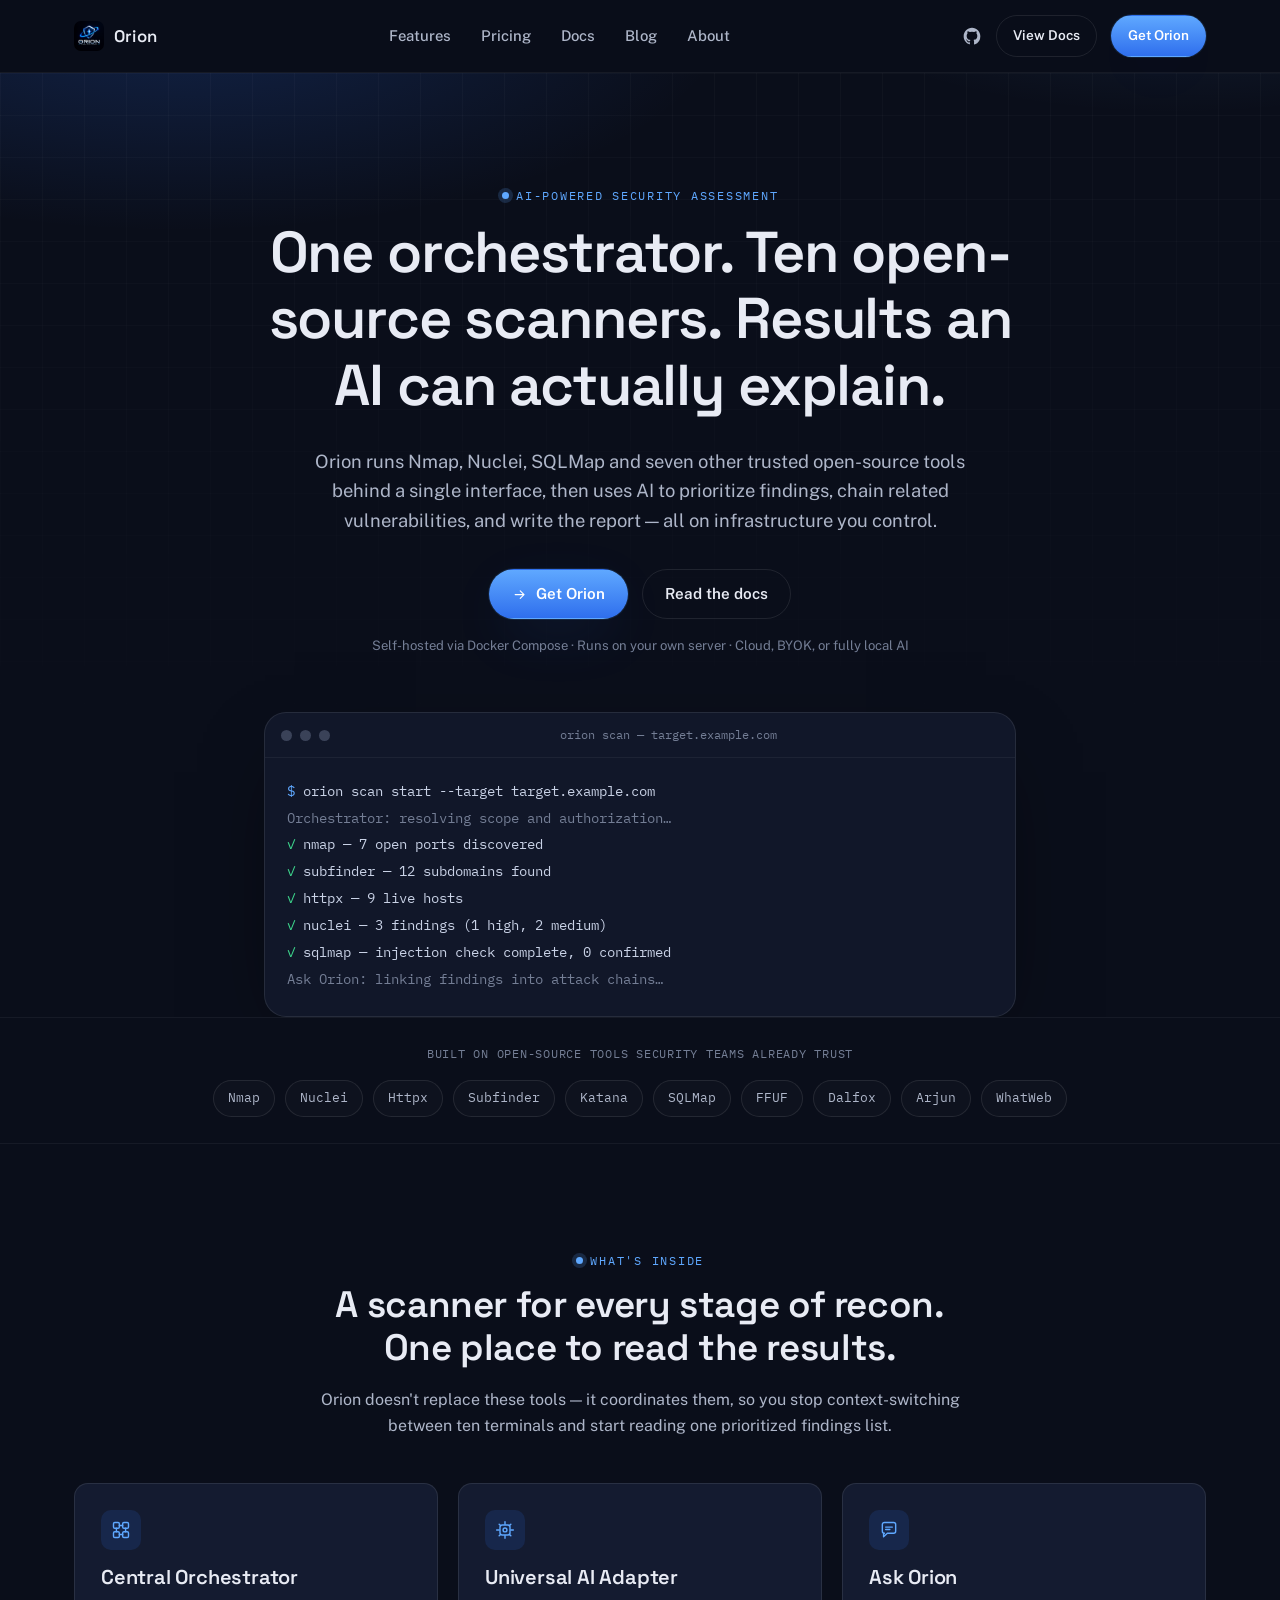
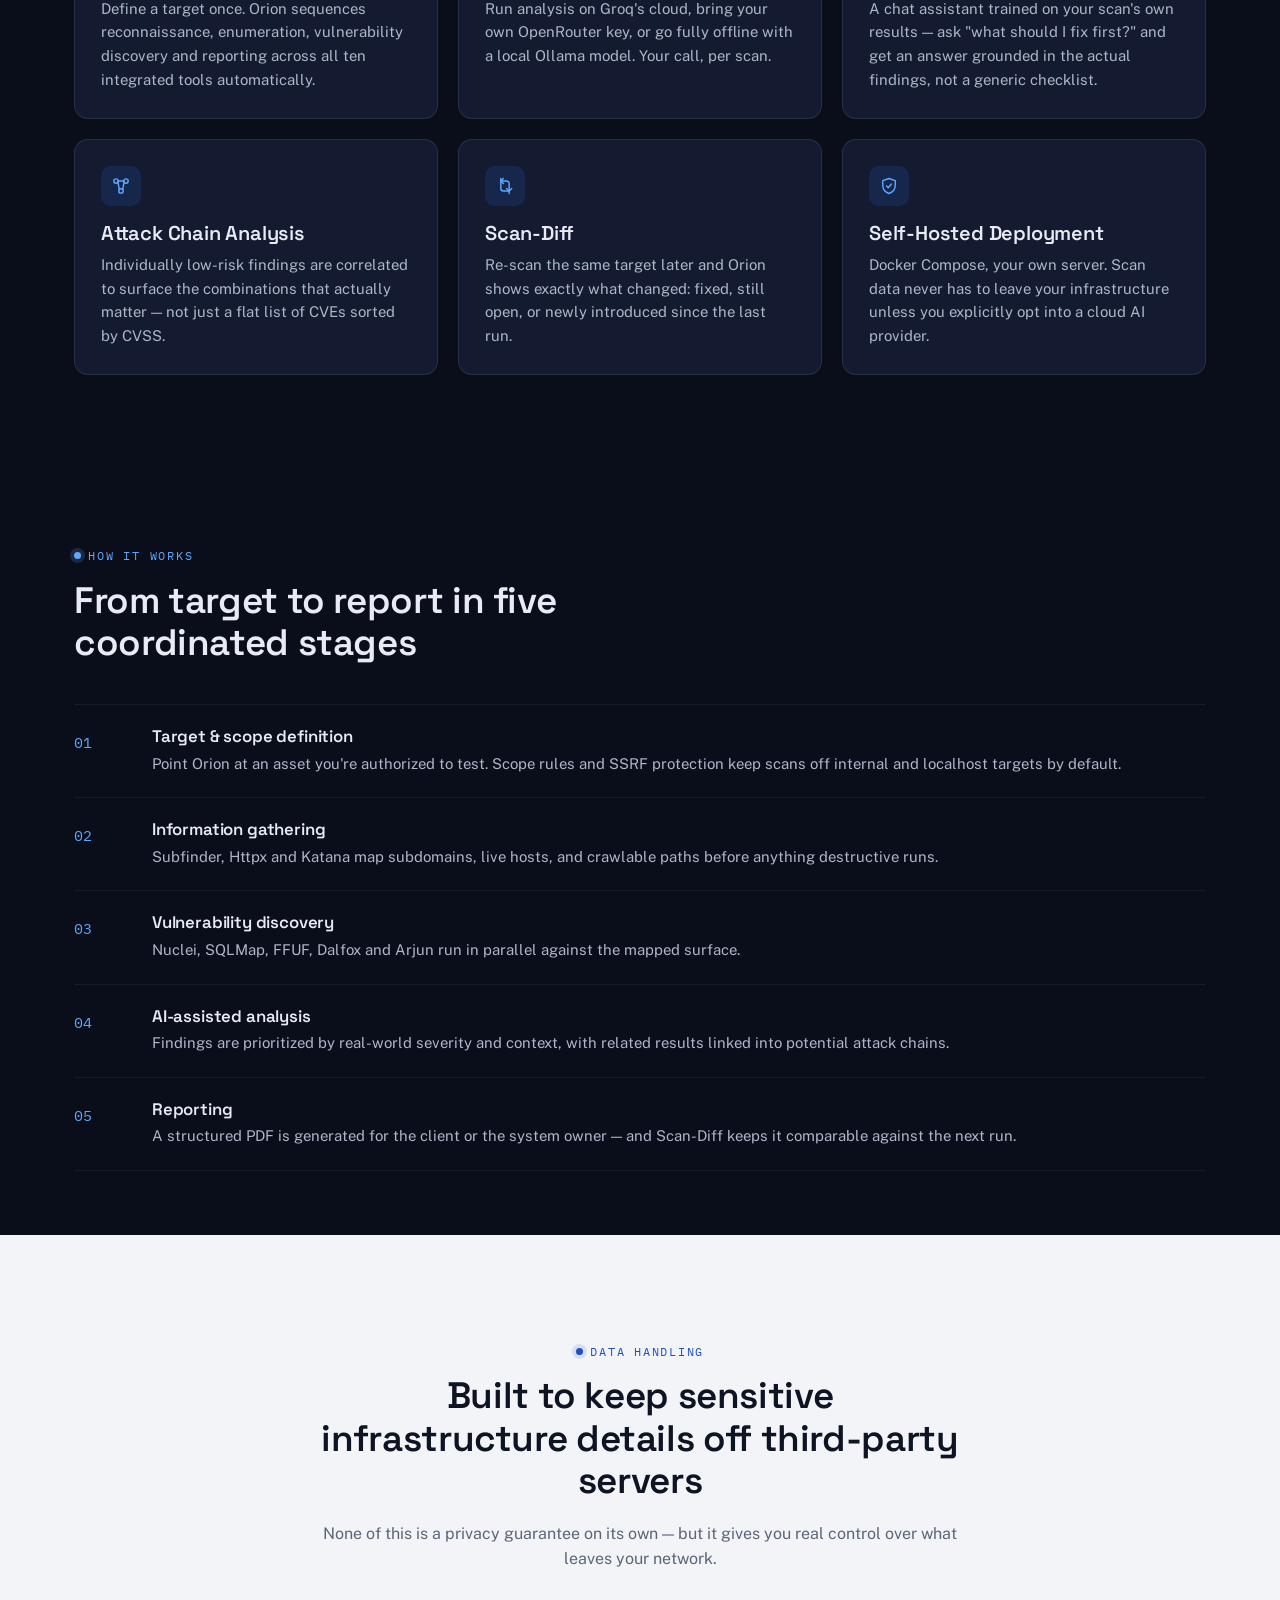
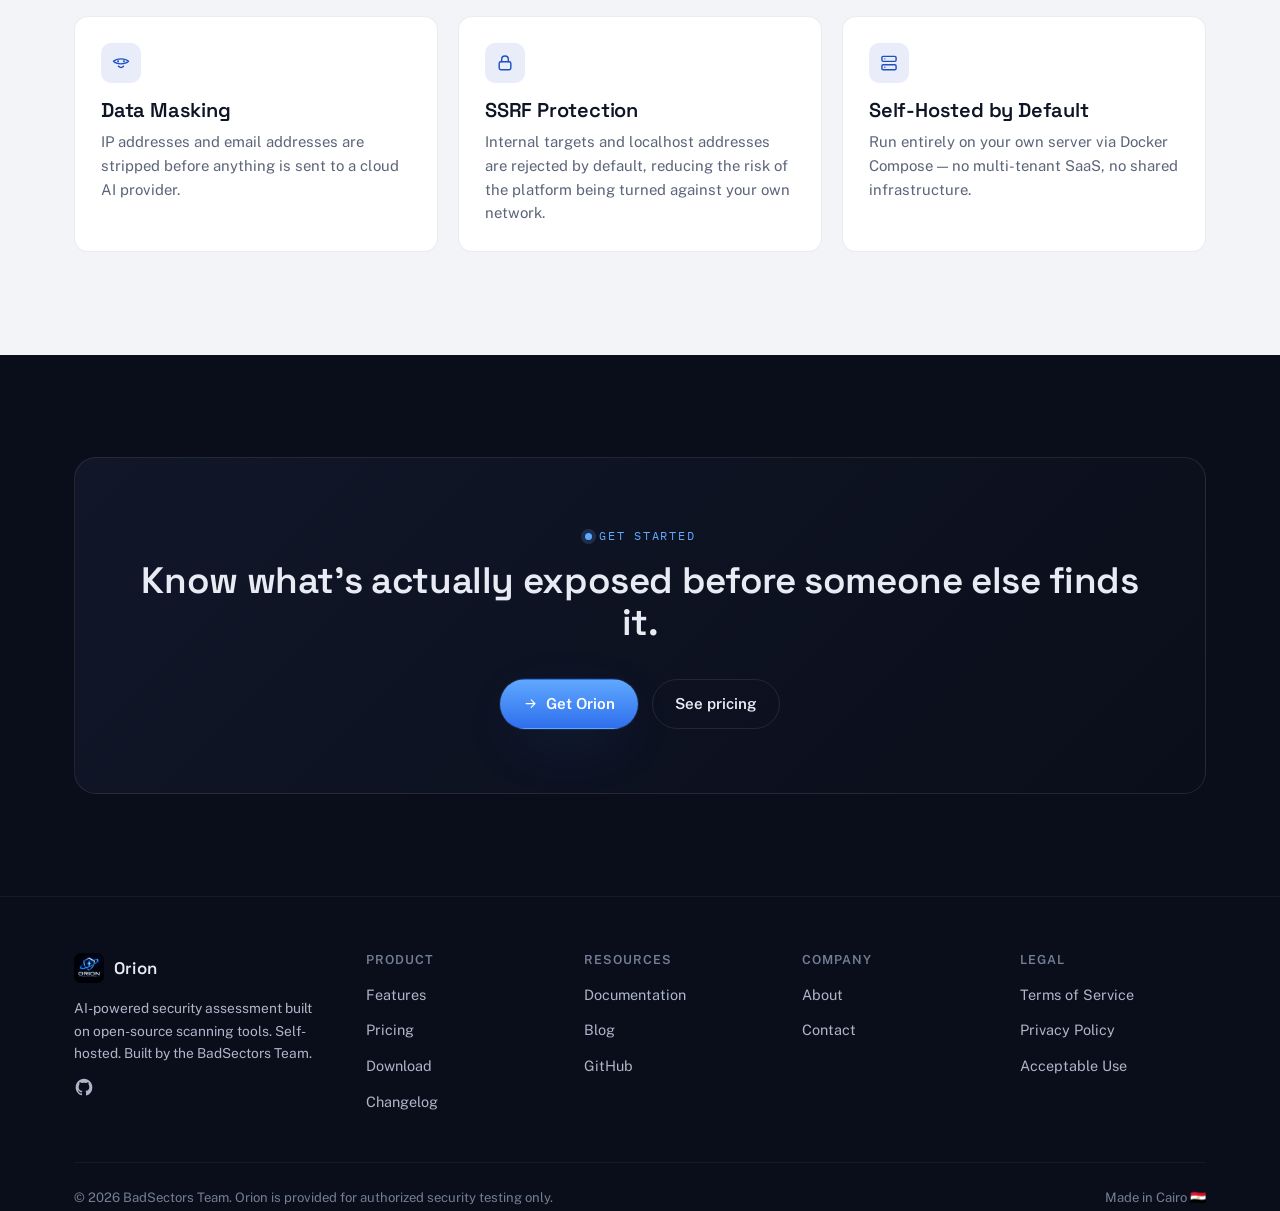
<file: index.html>
<!doctype html>
<html lang="en">
<head>
<meta charset="utf-8">
<meta name="viewport" content="width=device-width, initial-scale=1">
<title>Orion — AI-Powered Security Assessment</title>
<meta name="description" content="Orion unifies open-source penetration-testing tools under one orchestrator, analyzes results with AI, and runs self-hosted on your own infrastructure.">
<link rel="canonical" href="https://web.orion.ai/">
<meta property="og:title" content="Orion — AI-Powered Security Assessment">
<meta property="og:description" content="Unified open-source scanning. AI-ranked results. Self-hosted by default.">
<meta property="og:type" content="website">
<meta property="og:image" content="https://web.orion.ai/assets/img/logo-512.png">
<meta name="twitter:card" content="summary_large_image">
<link rel="icon" type="image/png" sizes="32x32" href="./assets/img/favicon-32.png">
<link rel="icon" type="image/png" sizes="16x16" href="./assets/img/favicon-16.png">
<link rel="apple-touch-icon" href="./assets/img/apple-touch-icon.png">
<link rel="preconnect" href="https://fonts.googleapis.com">
<link rel="preconnect" href="https://fonts.gstatic.com" crossorigin>
<link href="https://fonts.googleapis.com/css2?family=Space+Grotesk:wght@500;600;700&family=Public+Sans:wght@400;500;600;700&family=IBM+Plex+Mono:wght@400;500&display=swap" rel="stylesheet">
<link rel="stylesheet" href="./assets/css/styles.css">

</head>
<body class="">

<nav class="nav">
  <div class="container">
    <a class="brand" href="./">
      <img src="./assets/img/orion-logo.png" alt="Orion">
      <span>Orion</span>
    </a>
    <ul class="nav-links">
      <li><a href="./features.html">Features</a></li>
      <li><a href="./pricing.html">Pricing</a></li>
      <li><a href="./docs.html">Docs</a></li>
      <li><a href="./blog/">Blog</a></li>
      <li><a href="./about.html">About</a></li>
    </ul>
    <div class="nav-cta">
      <a class="nav-gh" href="https://github.com/badsectors4u-arch/orion.ai" aria-label="Orion on GitHub" target="_blank" rel="noopener"><svg viewBox="0 0 24 24" fill="currentColor"><path d="M12 2C6.48 2 2 6.58 2 12.25c0 4.53 2.87 8.37 6.84 9.73.5.1.68-.22.68-.49 0-.24-.01-1.04-.01-1.88-2.78.62-3.37-1.21-3.37-1.21-.46-1.19-1.11-1.51-1.11-1.51-.9-.63.07-.62.07-.62 1 .07 1.53 1.05 1.53 1.05.89 1.57 2.34 1.12 2.91.86.09-.66.35-1.12.63-1.38-2.22-.26-4.56-1.14-4.56-5.07 0-1.12.39-2.04 1.03-2.76-.1-.26-.45-1.3.1-2.72 0 0 .84-.28 2.75 1.05a9.3 9.3 0 0 1 5 0c1.91-1.33 2.75-1.05 2.75-1.05.55 1.42.2 2.46.1 2.72.64.72 1.03 1.64 1.03 2.76 0 3.94-2.34 4.8-4.57 5.06.36.32.68.96.68 1.94 0 1.4-.01 2.53-.01 2.87 0 .27.18.6.69.49A10.26 10.26 0 0 0 22 12.25C22 6.58 17.52 2 12 2Z"/></svg></a>
      <a class="btn btn-ghost btn-sm" href="./docs.html">View Docs</a>
      <a class="btn btn-primary btn-sm" href="./download.html" data-coming-soon>Get Orion</a>
    </div>
    <button class="nav-toggle" aria-label="Toggle menu" aria-expanded="false"><svg viewBox="0 0 24 24" fill="none" stroke="currentColor" stroke-width="1.8" stroke-linecap="round"><path d="M4 7h16M4 12h16M4 17h16"/></svg></button>
  </div>
</nav>



<section class="hero">
  <div class="hero-grid"></div>
  <div class="container hero-inner">
    <span class="eyebrow">AI-Powered Security Assessment</span>
    <h1>One orchestrator. Ten open-source scanners. Results an AI can actually explain.</h1>
    <p class="lede" style="margin-inline:auto;">Orion runs Nmap, Nuclei, SQLMap and seven other trusted open-source tools behind a single interface, then uses AI to prioritize findings, chain related vulnerabilities, and write the report — all on infrastructure you control.</p>
    <div class="hero-cta">
      <a class="btn btn-primary" href="./download.html" data-coming-soon><svg viewBox="0 0 24 24" fill="none" stroke="currentColor" stroke-width="1.8" stroke-linecap="round" stroke-linejoin="round"><path d="M5 12h14M13 6l6 6-6 6"/></svg> Get Orion</a>
      <a class="btn btn-ghost" href="./docs.html">Read the docs</a>
    </div>
    <p class="hero-note">Self-hosted via Docker Compose · Runs on your own server · Cloud, BYOK, or fully local AI</p>

    <div class="term" data-term-lines>
      <div class="term-bar">
        <span class="term-dot"></span><span class="term-dot"></span><span class="term-dot"></span>
        <span class="term-title">orion scan — target.example.com</span>
      </div>
      <div class="term-body">
        <div class="term-line"><span class="acc">$</span> orion scan start --target target.example.com</div>
        <div class="term-line dim">Orchestrator: resolving scope and authorization…</div>
        <div class="term-line"><span class="ok">✓</span> nmap — 7 open ports discovered</div>
        <div class="term-line"><span class="ok">✓</span> subfinder — 12 subdomains found</div>
        <div class="term-line"><span class="ok">✓</span> httpx — 9 live hosts</div>
        <div class="term-line"><span class="ok">✓</span> nuclei — 3 findings (1 high, 2 medium)</div>
        <div class="term-line"><span class="ok">✓</span> sqlmap — injection check complete, 0 confirmed</div>
        <div class="term-line dim">Ask Orion: linking findings into attack chains…</div>
        <div class="term-line"><span class="acc">→</span> 1 potential attack chain identified (exposed endpoint → outdated auth header)</div>
        <div class="term-line"><span class="ok">✓</span> report.pdf generated <span class="term-caret"></span></div>
      </div>
    </div>
  </div>
</section>

<section class="stack-strip">
  <div class="container">
    <p class="stack-label">BUILT ON OPEN-SOURCE TOOLS SECURITY TEAMS ALREADY TRUST</p>
    <div class="stack-row">
      <span class="pill">Nmap</span><span class="pill">Nuclei</span><span class="pill">Httpx</span>
      <span class="pill">Subfinder</span><span class="pill">Katana</span><span class="pill">SQLMap</span>
      <span class="pill">FFUF</span><span class="pill">Dalfox</span><span class="pill">Arjun</span><span class="pill">WhatWeb</span>
    </div>
  </div>
</section>

<section class="section">
  <div class="container">
    <div class="section-head">
      <span class="eyebrow">What's inside</span>
      <h2>A scanner for every stage of recon. One place to read the results.</h2>
      <p>Orion doesn't replace these tools — it coordinates them, so you stop context-switching between ten terminals and start reading one prioritized findings list.</p>
    </div>
    <div class="grid grid-3">
      <div class="card">
        <div class="card-icon"><svg viewBox="0 0 24 24" fill="none" stroke="currentColor" stroke-width="1.7" stroke-linecap="round" stroke-linejoin="round"><rect x="3" y="3" width="7" height="7" rx="1.5"/><rect x="14" y="3" width="7" height="7" rx="1.5"/><rect x="3" y="14" width="7" height="7" rx="1.5"/><rect x="14" y="14" width="7" height="7" rx="1.5"/><path d="M10 6.5h4M6.5 10v4M17.5 10v4M10 17.5h4"/></svg></div>
        <h3>Central Orchestrator</h3>
        <p>Define a target once. Orion sequences reconnaissance, enumeration, vulnerability discovery and reporting across all ten integrated tools automatically.</p>
      </div>
      <div class="card">
        <div class="card-icon"><svg viewBox="0 0 24 24" fill="none" stroke="currentColor" stroke-width="1.7" stroke-linecap="round" stroke-linejoin="round"><rect x="6" y="6" width="12" height="12" rx="2.5"/><path d="M12 2v3M12 19v3M2 12h3M19 12h3M5 5l2 2M17 17l2 2M19 5l-2 2M7 17l-2 2"/><circle cx="12" cy="12" r="2.3"/></svg></div>
        <h3>Universal AI Adapter</h3>
        <p>Run analysis on Groq's cloud, bring your own OpenRouter key, or go fully offline with a local Ollama model. Your call, per scan.</p>
      </div>
      <div class="card">
        <div class="card-icon"><svg viewBox="0 0 24 24" fill="none" stroke="currentColor" stroke-width="1.7" stroke-linecap="round" stroke-linejoin="round"><path d="M4 5.5A2.5 2.5 0 0 1 6.5 3h11A2.5 2.5 0 0 1 20 5.5v8A2.5 2.5 0 0 1 17.5 16H10l-4.5 4v-4H6.5A2.5 2.5 0 0 1 4 13.5v-8Z"/><path d="M8 8.5h8M8 11.5h5"/></svg></div>
        <h3>Ask Orion</h3>
        <p>A chat assistant trained on your scan's own results — ask "what should I fix first?" and get an answer grounded in the actual findings, not a generic checklist.</p>
      </div>
      <div class="card">
        <div class="card-icon"><svg viewBox="0 0 24 24" fill="none" stroke="currentColor" stroke-width="1.7" stroke-linecap="round" stroke-linejoin="round"><circle cx="6" cy="6" r="2.6"/><circle cx="18" cy="6" r="2.6"/><circle cx="12" cy="18" r="2.6"/><path d="M8.3 7.3 10 16M15.7 7.3 14 16M8.6 6h6.8"/></svg></div>
        <h3>Attack Chain Analysis</h3>
        <p>Individually low-risk findings are correlated to surface the combinations that actually matter — not just a flat list of CVEs sorted by CVSS.</p>
      </div>
      <div class="card">
        <div class="card-icon"><svg viewBox="0 0 24 24" fill="none" stroke="currentColor" stroke-width="1.7" stroke-linecap="round" stroke-linejoin="round"><path d="M7 3v12a3 3 0 0 0 3 3h7"/><path d="M14 15l3 3 3-3"/><path d="M17 21V9a3 3 0 0 0-3-3H7"/><path d="M10 3 7 6l3 3"/></svg></div>
        <h3>Scan-Diff</h3>
        <p>Re-scan the same target later and Orion shows exactly what changed: fixed, still open, or newly introduced since the last run.</p>
      </div>
      <div class="card">
        <div class="card-icon"><svg viewBox="0 0 24 24" fill="none" stroke="currentColor" stroke-width="1.7" stroke-linecap="round" stroke-linejoin="round"><path d="M12 3 4.5 5.5v6c0 5 3.3 8 7.5 9.5 4.2-1.5 7.5-4.5 7.5-9.5v-6L12 3Z"/><path d="m9 12 2 2 4-4.5"/></svg></div>
        <h3>Self-Hosted Deployment</h3>
        <p>Docker Compose, your own server. Scan data never has to leave your infrastructure unless you explicitly opt into a cloud AI provider.</p>
      </div>
    </div>
  </div>
</section>

<section class="section section-tight">
  <div class="container">
    <div class="section-head left">
      <span class="eyebrow">How it works</span>
      <h2>From target to report in five coordinated stages</h2>
    </div>
    <div class="steps">
      <div class="step">
        <div class="step-num"></div>
        <div><h3>Target &amp; scope definition</h3><p>Point Orion at an asset you're authorized to test. Scope rules and SSRF protection keep scans off internal and localhost targets by default.</p></div>
      </div>
      <div class="step">
        <div class="step-num"></div>
        <div><h3>Information gathering</h3><p>Subfinder, Httpx and Katana map subdomains, live hosts, and crawlable paths before anything destructive runs.</p></div>
      </div>
      <div class="step">
        <div class="step-num"></div>
        <div><h3>Vulnerability discovery</h3><p>Nuclei, SQLMap, FFUF, Dalfox and Arjun run in parallel against the mapped surface.</p></div>
      </div>
      <div class="step">
        <div class="step-num"></div>
        <div><h3>AI-assisted analysis</h3><p>Findings are prioritized by real-world severity and context, with related results linked into potential attack chains.</p></div>
      </div>
      <div class="step">
        <div class="step-num"></div>
        <div><h3>Reporting</h3><p>A structured PDF is generated for the client or the system owner — and Scan-Diff keeps it comparable against the next run.</p></div>
      </div>
    </div>
  </div>
</section>

<section class="section callout">
  <div class="container">
    <div class="section-head">
      <span class="eyebrow">Data handling</span>
      <h2>Built to keep sensitive infrastructure details off third-party servers</h2>
      <p>None of this is a privacy guarantee on its own — but it gives you real control over what leaves your network.</p>
    </div>
    <div class="grid grid-3">
      <div class="card">
        <div class="card-icon"><svg viewBox="0 0 24 24" fill="none" stroke="currentColor" stroke-width="1.7" stroke-linecap="round" stroke-linejoin="round"><path d="M3 10c2-2 5-3 9-3s7 1 9 3c-2 2-5 3-9 3s-7-1-9-3Z"/><circle cx="8.5" cy="10" r="1.2" fill="currentColor" stroke="none"/><circle cx="15.5" cy="10" r="1.2" fill="currentColor" stroke="none"/><path d="M9 16c1 1 2 1.5 3 1.5s2-.5 3-1.5"/></svg></div>
        <h3>Data Masking</h3>
        <p>IP addresses and email addresses are stripped before anything is sent to a cloud AI provider.</p>
      </div>
      <div class="card">
        <div class="card-icon"><svg viewBox="0 0 24 24" fill="none" stroke="currentColor" stroke-width="1.7" stroke-linecap="round" stroke-linejoin="round"><rect x="5" y="10.5" width="14" height="9.5" rx="2"/><path d="M8 10.5V7.5a4 4 0 0 1 8 0v3"/></svg></div>
        <h3>SSRF Protection</h3>
        <p>Internal targets and localhost addresses are rejected by default, reducing the risk of the platform being turned against your own network.</p>
      </div>
      <div class="card">
        <div class="card-icon"><svg viewBox="0 0 24 24" fill="none" stroke="currentColor" stroke-width="1.7" stroke-linecap="round" stroke-linejoin="round"><rect x="3.5" y="4" width="17" height="6" rx="1.5"/><rect x="3.5" y="14" width="17" height="6" rx="1.5"/><path d="M7 7h.01M7 17h.01"/></svg></div>
        <h3>Self-Hosted by Default</h3>
        <p>Run entirely on your own server via Docker Compose — no multi-tenant SaaS, no shared infrastructure.</p>
      </div>
    </div>
  </div>
</section>

<section class="section">
  <div class="container">
    <div class="cta-band">
      <span class="eyebrow">Get started</span>
      <h2>Know what's actually exposed before someone else finds it.</h2>
      <div class="hero-cta">
        <a class="btn btn-primary" href="./download.html" data-coming-soon><svg viewBox="0 0 24 24" fill="none" stroke="currentColor" stroke-width="1.8" stroke-linecap="round" stroke-linejoin="round"><path d="M5 12h14M13 6l6 6-6 6"/></svg> Get Orion</a>
        <a class="btn btn-ghost" href="./pricing.html">See pricing</a>
      </div>
    </div>
  </div>
</section>



<footer class="site-footer">
  <div class="container">
    <div class="footer-grid">
      <div class="footer-brand">
        <a class="brand" href="./" style="margin-bottom:14px;">
          <img src="./assets/img/orion-logo.png" alt="Orion">
          <span>Orion</span>
        </a>
        <p>AI-powered security assessment built on open-source scanning tools. Self-hosted. Built by the BadSectors Team.</p>
        <a class="nav-gh" href="https://github.com/badsectors4u-arch/orion.ai" target="_blank" rel="noopener" aria-label="Orion on GitHub"><svg viewBox="0 0 24 24" fill="currentColor"><path d="M12 2C6.48 2 2 6.58 2 12.25c0 4.53 2.87 8.37 6.84 9.73.5.1.68-.22.68-.49 0-.24-.01-1.04-.01-1.88-2.78.62-3.37-1.21-3.37-1.21-.46-1.19-1.11-1.51-1.11-1.51-.9-.63.07-.62.07-.62 1 .07 1.53 1.05 1.53 1.05.89 1.57 2.34 1.12 2.91.86.09-.66.35-1.12.63-1.38-2.22-.26-4.56-1.14-4.56-5.07 0-1.12.39-2.04 1.03-2.76-.1-.26-.45-1.3.1-2.72 0 0 .84-.28 2.75 1.05a9.3 9.3 0 0 1 5 0c1.91-1.33 2.75-1.05 2.75-1.05.55 1.42.2 2.46.1 2.72.64.72 1.03 1.64 1.03 2.76 0 3.94-2.34 4.8-4.57 5.06.36.32.68.96.68 1.94 0 1.4-.01 2.53-.01 2.87 0 .27.18.6.69.49A10.26 10.26 0 0 0 22 12.25C22 6.58 17.52 2 12 2Z"/></svg></a>
      </div>
      <div class="footer-col">
        <h4>Product</h4>
        <ul>
          <li><a href="./features.html">Features</a></li>
          <li><a href="./pricing.html">Pricing</a></li>
          <li><a href="./download.html">Download</a></li>
          <li><a href="./changelog.html">Changelog</a></li>
        </ul>
      </div>
      <div class="footer-col">
        <h4>Resources</h4>
        <ul>
          <li><a href="./docs.html">Documentation</a></li>
          <li><a href="./blog/">Blog</a></li>
          <li><a href="https://github.com/badsectors4u-arch/orion.ai" target="_blank" rel="noopener">GitHub</a></li>
        </ul>
      </div>
      <div class="footer-col">
        <h4>Company</h4>
        <ul>
          <li><a href="./about.html">About</a></li>
          <li><a href="./contact.html">Contact</a></li>
        </ul>
      </div>
      <div class="footer-col">
        <h4>Legal</h4>
        <ul>
          <li><a href="./legal/terms.html">Terms of Service</a></li>
          <li><a href="./legal/privacy.html">Privacy Policy</a></li>
          <li><a href="./legal/acceptable-use.html">Acceptable Use</a></li>
        </ul>
      </div>
    </div>
    <div class="footer-bottom">
      <small>&copy; <span data-year></span> BadSectors Team. Orion is provided for authorized security testing only.</small>
      <small>Made in Cairo 🇪🇬</small>
    </div>
  </div>
</footer>

<div class="modal-overlay" id="coming-soon-modal" role="dialog" aria-modal="true" aria-labelledby="modal-title">
  <div class="modal">
    <button class="modal-close" data-modal-close aria-label="Close"><svg viewBox="0 0 24 24" fill="none" stroke="currentColor" stroke-width="1.8" stroke-linecap="round"><path d="M5 5l14 14M19 5 5 19"/></svg></button>
    <div class="modal-badge"><svg viewBox="0 0 24 24" fill="none" stroke="currentColor" stroke-width="1.7" stroke-linecap="round" stroke-linejoin="round"><circle cx="12" cy="12" r="9"/><path d="M12 7v5l3.2 2"/></svg></div>
    <h3 id="modal-title">Orion isn't public yet</h3>
    <p>The desktop app and licensing flow are still in development. Star the repo or watch releases to get notified the moment downloads open.</p>
    <div class="modal-actions">
      <a class="btn btn-primary btn-block" href="https://github.com/badsectors4u-arch/orion.ai" target="_blank" rel="noopener"><svg viewBox="0 0 24 24" fill="currentColor"><path d="M12 2.5 14.6 9l6.9.5-5.3 4.5 1.7 6.6L12 17.3 6.1 20.6l1.7-6.6L2.5 9.5 9.4 9 12 2.5Z"/></svg> Star on GitHub</a>
      <button class="btn btn-ghost btn-block" data-modal-close>Maybe later</button>
    </div>
  </div>
</div>

<script src="./assets/js/main.js"></script>

</body>
</html>
</file>
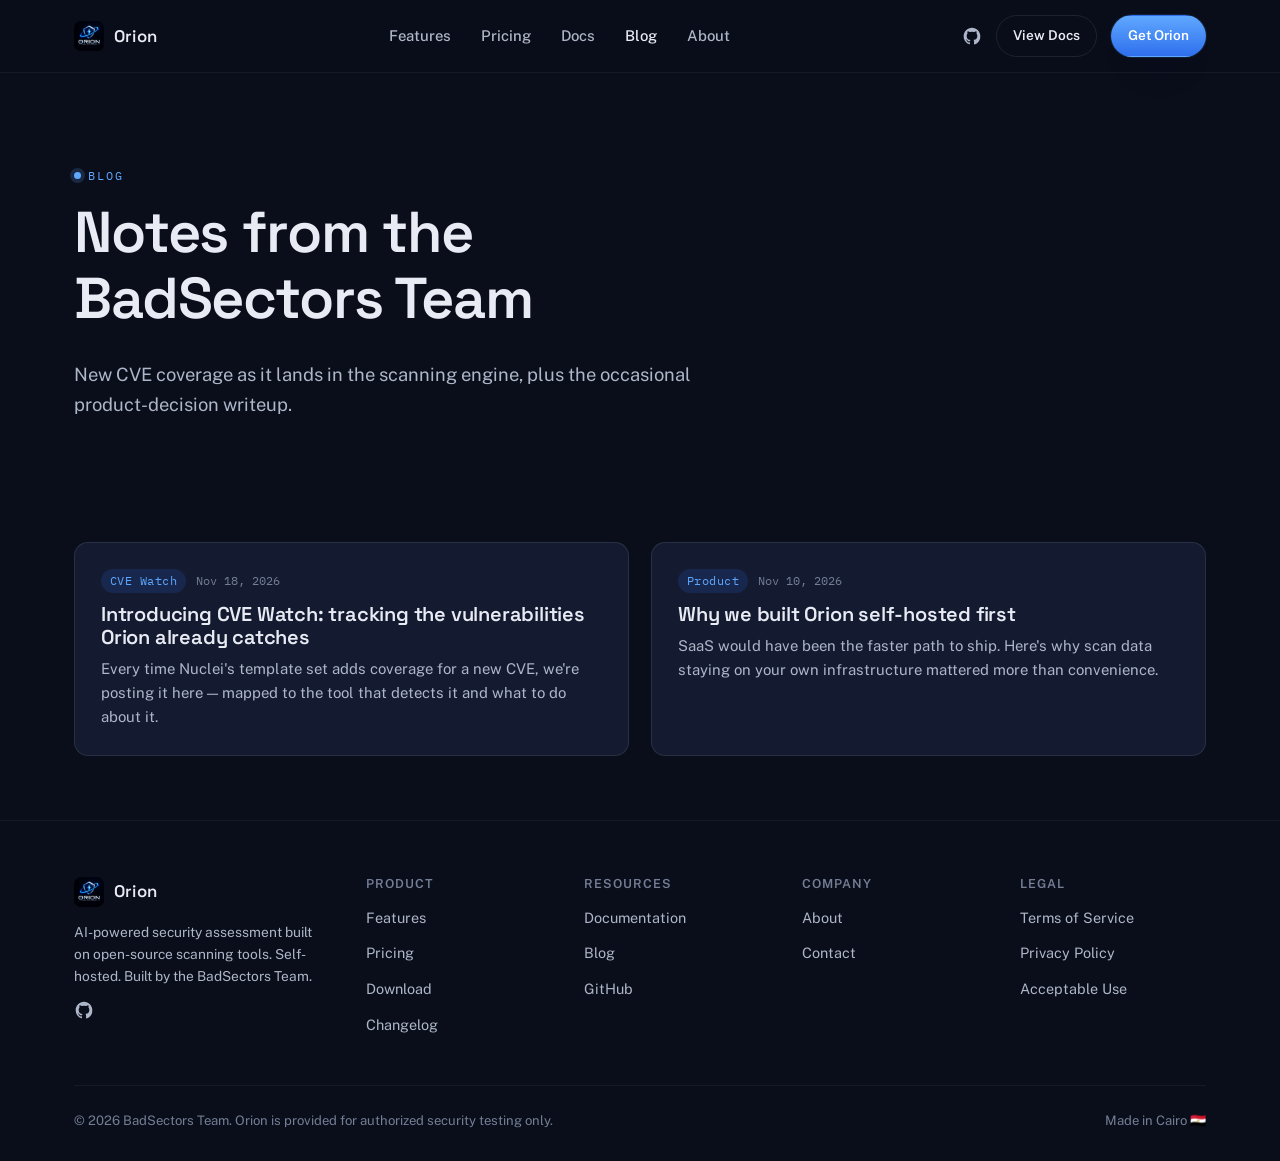
<file: blog/index.html>
<!doctype html>
<html lang="en">
<head>
<meta charset="utf-8">
<meta name="viewport" content="width=device-width, initial-scale=1">
<title>Blog — Orion</title>
<meta name="description" content="Notes on new CVE coverage, product decisions, and how Orion's AI layer is built.">
<link rel="canonical" href="https://web.orion.ai/blog/">
<meta property="og:title" content="Orion — AI-Powered Security Assessment">
<meta property="og:description" content="Unified open-source scanning. AI-ranked results. Self-hosted by default.">
<meta property="og:type" content="website">
<meta property="og:image" content="https://web.orion.ai/assets/img/logo-512.png">
<meta name="twitter:card" content="summary_large_image">
<link rel="icon" type="image/png" sizes="32x32" href="../assets/img/favicon-32.png">
<link rel="icon" type="image/png" sizes="16x16" href="../assets/img/favicon-16.png">
<link rel="apple-touch-icon" href="../assets/img/apple-touch-icon.png">
<link rel="preconnect" href="https://fonts.googleapis.com">
<link rel="preconnect" href="https://fonts.gstatic.com" crossorigin>
<link href="https://fonts.googleapis.com/css2?family=Space+Grotesk:wght@500;600;700&family=Public+Sans:wght@400;500;600;700&family=IBM+Plex+Mono:wght@400;500&display=swap" rel="stylesheet">
<link rel="stylesheet" href="../assets/css/styles.css">

</head>
<body class="">

<nav class="nav">
  <div class="container">
    <a class="brand" href="../">
      <img src="../assets/img/orion-logo.png" alt="Orion">
      <span>Orion</span>
    </a>
    <ul class="nav-links">
      <li><a href="../features.html">Features</a></li>
      <li><a href="../pricing.html">Pricing</a></li>
      <li><a href="../docs.html">Docs</a></li>
      <li><a href="../blog/">Blog</a></li>
      <li><a href="../about.html">About</a></li>
    </ul>
    <div class="nav-cta">
      <a class="nav-gh" href="https://github.com/badsectors4u-arch/orion.ai" aria-label="Orion on GitHub" target="_blank" rel="noopener"><svg viewBox="0 0 24 24" fill="currentColor"><path d="M12 2C6.48 2 2 6.58 2 12.25c0 4.53 2.87 8.37 6.84 9.73.5.1.68-.22.68-.49 0-.24-.01-1.04-.01-1.88-2.78.62-3.37-1.21-3.37-1.21-.46-1.19-1.11-1.51-1.11-1.51-.9-.63.07-.62.07-.62 1 .07 1.53 1.05 1.53 1.05.89 1.57 2.34 1.12 2.91.86.09-.66.35-1.12.63-1.38-2.22-.26-4.56-1.14-4.56-5.07 0-1.12.39-2.04 1.03-2.76-.1-.26-.45-1.3.1-2.72 0 0 .84-.28 2.75 1.05a9.3 9.3 0 0 1 5 0c1.91-1.33 2.75-1.05 2.75-1.05.55 1.42.2 2.46.1 2.72.64.72 1.03 1.64 1.03 2.76 0 3.94-2.34 4.8-4.57 5.06.36.32.68.96.68 1.94 0 1.4-.01 2.53-.01 2.87 0 .27.18.6.69.49A10.26 10.26 0 0 0 22 12.25C22 6.58 17.52 2 12 2Z"/></svg></a>
      <a class="btn btn-ghost btn-sm" href="../docs.html">View Docs</a>
      <a class="btn btn-primary btn-sm" href="../download.html" data-coming-soon>Get Orion</a>
    </div>
    <button class="nav-toggle" aria-label="Toggle menu" aria-expanded="false"><svg viewBox="0 0 24 24" fill="none" stroke="currentColor" stroke-width="1.8" stroke-linecap="round"><path d="M4 7h16M4 12h16M4 17h16"/></svg></button>
  </div>
</nav>



<header class="page-head">
  <div class="container">
    <span class="eyebrow">Blog</span>
    <h1>Notes from the BadSectors Team</h1>
    <p class="lede">New CVE coverage as it lands in the scanning engine, plus the occasional product-decision writeup.</p>
  </div>
</header>

<section class="section-tight">
  <div class="container">
    <div class="blog-grid">
      <a class="blog-card card" href="../blog/cve-watch-launch.html">
        <div class="blog-meta"><span class="tag">CVE Watch</span><span>Nov 18, 2026</span></div>
        <h3>Introducing CVE Watch: tracking the vulnerabilities Orion already catches</h3>
        <p>Every time Nuclei's template set adds coverage for a new CVE, we're posting it here — mapped to the tool that detects it and what to do about it.</p>
      </a>
      <a class="blog-card card" href="../blog/why-self-hosted-first.html">
        <div class="blog-meta"><span class="tag">Product</span><span>Nov 10, 2026</span></div>
        <h3>Why we built Orion self-hosted first</h3>
        <p>SaaS would have been the faster path to ship. Here's why scan data staying on your own infrastructure mattered more than convenience.</p>
      </a>
    </div>
  </div>
</section>



<footer class="site-footer">
  <div class="container">
    <div class="footer-grid">
      <div class="footer-brand">
        <a class="brand" href="../" style="margin-bottom:14px;">
          <img src="../assets/img/orion-logo.png" alt="Orion">
          <span>Orion</span>
        </a>
        <p>AI-powered security assessment built on open-source scanning tools. Self-hosted. Built by the BadSectors Team.</p>
        <a class="nav-gh" href="https://github.com/badsectors4u-arch/orion.ai" target="_blank" rel="noopener" aria-label="Orion on GitHub"><svg viewBox="0 0 24 24" fill="currentColor"><path d="M12 2C6.48 2 2 6.58 2 12.25c0 4.53 2.87 8.37 6.84 9.73.5.1.68-.22.68-.49 0-.24-.01-1.04-.01-1.88-2.78.62-3.37-1.21-3.37-1.21-.46-1.19-1.11-1.51-1.11-1.51-.9-.63.07-.62.07-.62 1 .07 1.53 1.05 1.53 1.05.89 1.57 2.34 1.12 2.91.86.09-.66.35-1.12.63-1.38-2.22-.26-4.56-1.14-4.56-5.07 0-1.12.39-2.04 1.03-2.76-.1-.26-.45-1.3.1-2.72 0 0 .84-.28 2.75 1.05a9.3 9.3 0 0 1 5 0c1.91-1.33 2.75-1.05 2.75-1.05.55 1.42.2 2.46.1 2.72.64.72 1.03 1.64 1.03 2.76 0 3.94-2.34 4.8-4.57 5.06.36.32.68.96.68 1.94 0 1.4-.01 2.53-.01 2.87 0 .27.18.6.69.49A10.26 10.26 0 0 0 22 12.25C22 6.58 17.52 2 12 2Z"/></svg></a>
      </div>
      <div class="footer-col">
        <h4>Product</h4>
        <ul>
          <li><a href="../features.html">Features</a></li>
          <li><a href="../pricing.html">Pricing</a></li>
          <li><a href="../download.html">Download</a></li>
          <li><a href="../changelog.html">Changelog</a></li>
        </ul>
      </div>
      <div class="footer-col">
        <h4>Resources</h4>
        <ul>
          <li><a href="../docs.html">Documentation</a></li>
          <li><a href="../blog/">Blog</a></li>
          <li><a href="https://github.com/badsectors4u-arch/orion.ai" target="_blank" rel="noopener">GitHub</a></li>
        </ul>
      </div>
      <div class="footer-col">
        <h4>Company</h4>
        <ul>
          <li><a href="../about.html">About</a></li>
          <li><a href="../contact.html">Contact</a></li>
        </ul>
      </div>
      <div class="footer-col">
        <h4>Legal</h4>
        <ul>
          <li><a href="../legal/terms.html">Terms of Service</a></li>
          <li><a href="../legal/privacy.html">Privacy Policy</a></li>
          <li><a href="../legal/acceptable-use.html">Acceptable Use</a></li>
        </ul>
      </div>
    </div>
    <div class="footer-bottom">
      <small>&copy; <span data-year></span> BadSectors Team. Orion is provided for authorized security testing only.</small>
      <small>Made in Cairo 🇪🇬</small>
    </div>
  </div>
</footer>

<div class="modal-overlay" id="coming-soon-modal" role="dialog" aria-modal="true" aria-labelledby="modal-title">
  <div class="modal">
    <button class="modal-close" data-modal-close aria-label="Close"><svg viewBox="0 0 24 24" fill="none" stroke="currentColor" stroke-width="1.8" stroke-linecap="round"><path d="M5 5l14 14M19 5 5 19"/></svg></button>
    <div class="modal-badge"><svg viewBox="0 0 24 24" fill="none" stroke="currentColor" stroke-width="1.7" stroke-linecap="round" stroke-linejoin="round"><circle cx="12" cy="12" r="9"/><path d="M12 7v5l3.2 2"/></svg></div>
    <h3 id="modal-title">Orion isn't public yet</h3>
    <p>The desktop app and licensing flow are still in development. Star the repo or watch releases to get notified the moment downloads open.</p>
    <div class="modal-actions">
      <a class="btn btn-primary btn-block" href="https://github.com/badsectors4u-arch/orion.ai" target="_blank" rel="noopener"><svg viewBox="0 0 24 24" fill="currentColor"><path d="M12 2.5 14.6 9l6.9.5-5.3 4.5 1.7 6.6L12 17.3 6.1 20.6l1.7-6.6L2.5 9.5 9.4 9 12 2.5Z"/></svg> Star on GitHub</a>
      <button class="btn btn-ghost btn-block" data-modal-close>Maybe later</button>
    </div>
  </div>
</div>

<script src="../assets/js/main.js"></script>

</body>
</html>
</file>
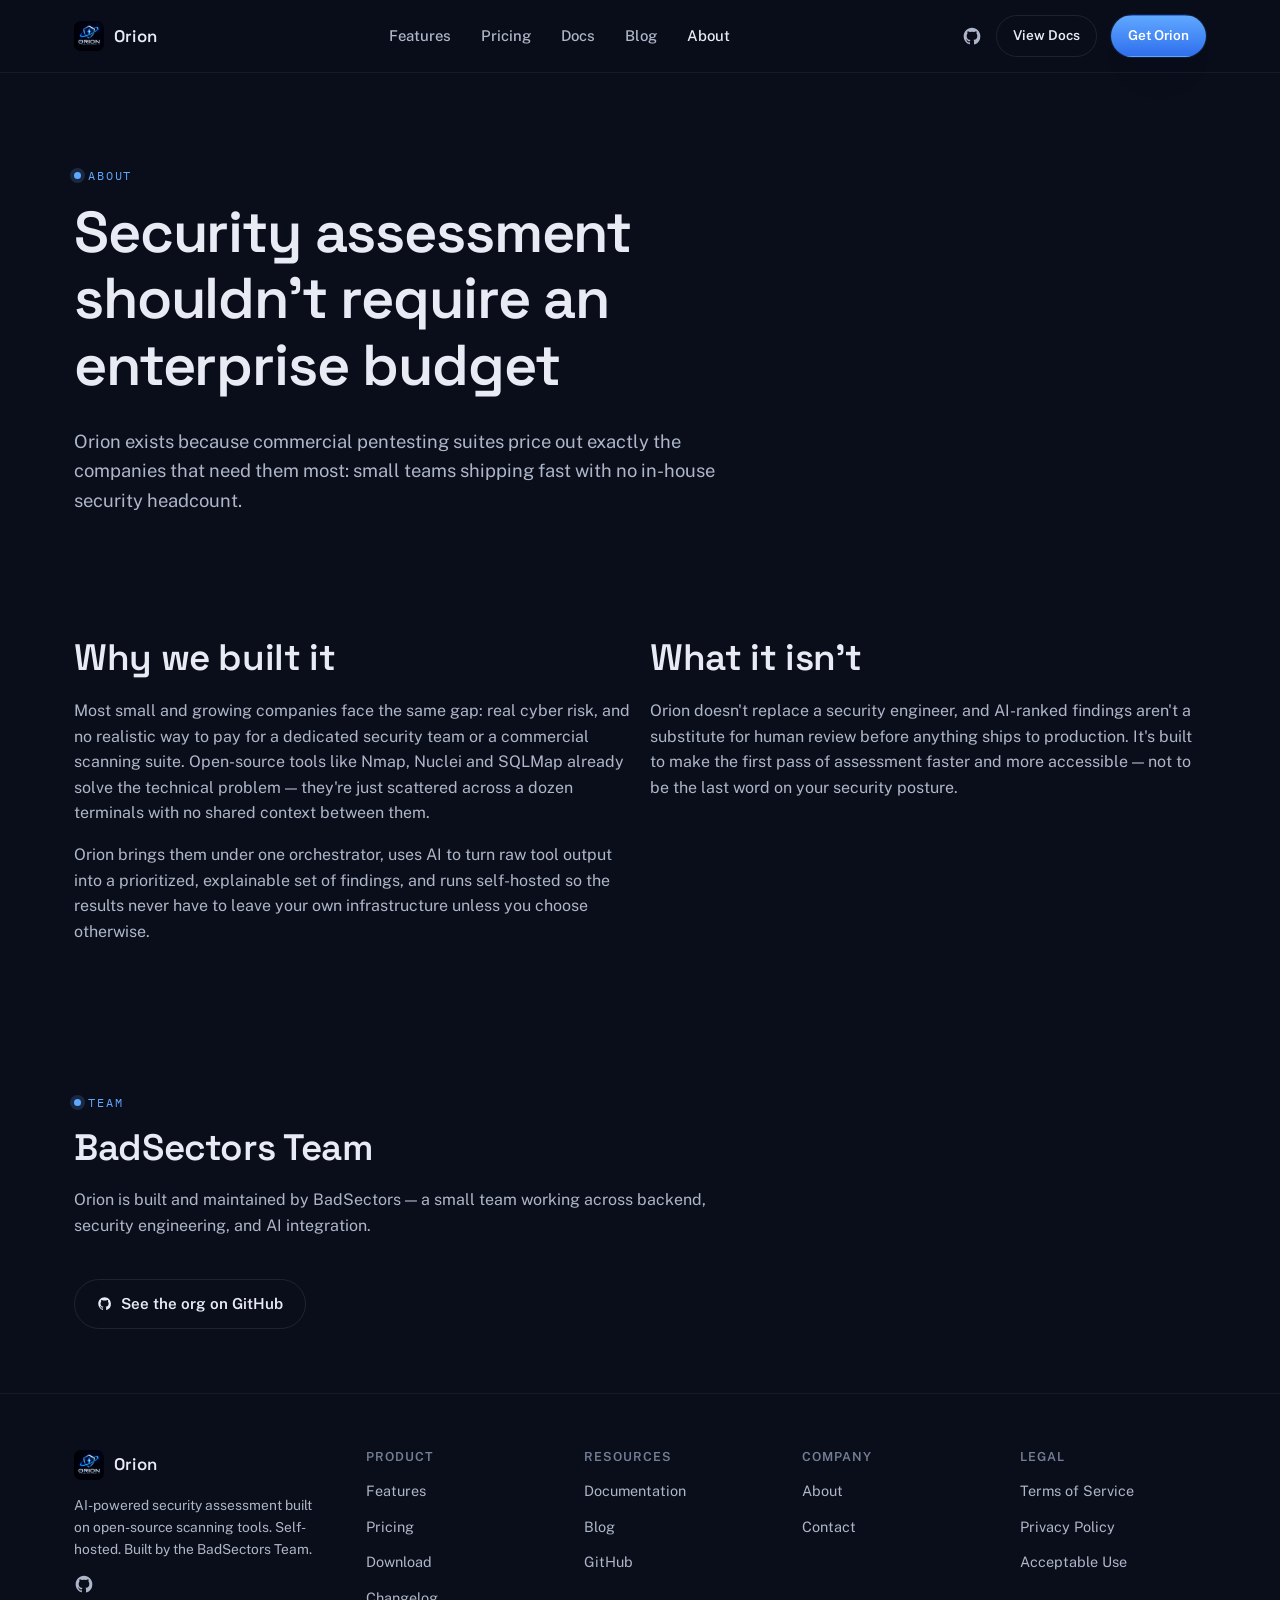
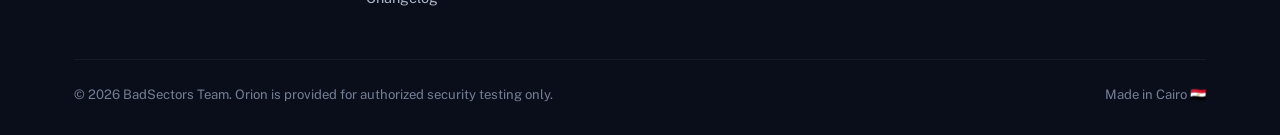
<file: about.html>
<!doctype html>
<html lang="en">
<head>
<meta charset="utf-8">
<meta name="viewport" content="width=device-width, initial-scale=1">
<title>About — Orion</title>
<meta name="description" content="Orion is built by the BadSectors Team — a small group focused on making professional-grade security assessment accessible to teams without a dedicated security budget.">
<link rel="canonical" href="https://web.orion.ai/about.html">
<meta property="og:title" content="Orion — AI-Powered Security Assessment">
<meta property="og:description" content="Unified open-source scanning. AI-ranked results. Self-hosted by default.">
<meta property="og:type" content="website">
<meta property="og:image" content="https://web.orion.ai/assets/img/logo-512.png">
<meta name="twitter:card" content="summary_large_image">
<link rel="icon" type="image/png" sizes="32x32" href="./assets/img/favicon-32.png">
<link rel="icon" type="image/png" sizes="16x16" href="./assets/img/favicon-16.png">
<link rel="apple-touch-icon" href="./assets/img/apple-touch-icon.png">
<link rel="preconnect" href="https://fonts.googleapis.com">
<link rel="preconnect" href="https://fonts.gstatic.com" crossorigin>
<link href="https://fonts.googleapis.com/css2?family=Space+Grotesk:wght@500;600;700&family=Public+Sans:wght@400;500;600;700&family=IBM+Plex+Mono:wght@400;500&display=swap" rel="stylesheet">
<link rel="stylesheet" href="./assets/css/styles.css">

</head>
<body class="">

<nav class="nav">
  <div class="container">
    <a class="brand" href="./">
      <img src="./assets/img/orion-logo.png" alt="Orion">
      <span>Orion</span>
    </a>
    <ul class="nav-links">
      <li><a href="./features.html">Features</a></li>
      <li><a href="./pricing.html">Pricing</a></li>
      <li><a href="./docs.html">Docs</a></li>
      <li><a href="./blog/">Blog</a></li>
      <li><a href="./about.html">About</a></li>
    </ul>
    <div class="nav-cta">
      <a class="nav-gh" href="https://github.com/badsectors4u-arch/orion.ai" aria-label="Orion on GitHub" target="_blank" rel="noopener"><svg viewBox="0 0 24 24" fill="currentColor"><path d="M12 2C6.48 2 2 6.58 2 12.25c0 4.53 2.87 8.37 6.84 9.73.5.1.68-.22.68-.49 0-.24-.01-1.04-.01-1.88-2.78.62-3.37-1.21-3.37-1.21-.46-1.19-1.11-1.51-1.11-1.51-.9-.63.07-.62.07-.62 1 .07 1.53 1.05 1.53 1.05.89 1.57 2.34 1.12 2.91.86.09-.66.35-1.12.63-1.38-2.22-.26-4.56-1.14-4.56-5.07 0-1.12.39-2.04 1.03-2.76-.1-.26-.45-1.3.1-2.72 0 0 .84-.28 2.75 1.05a9.3 9.3 0 0 1 5 0c1.91-1.33 2.75-1.05 2.75-1.05.55 1.42.2 2.46.1 2.72.64.72 1.03 1.64 1.03 2.76 0 3.94-2.34 4.8-4.57 5.06.36.32.68.96.68 1.94 0 1.4-.01 2.53-.01 2.87 0 .27.18.6.69.49A10.26 10.26 0 0 0 22 12.25C22 6.58 17.52 2 12 2Z"/></svg></a>
      <a class="btn btn-ghost btn-sm" href="./docs.html">View Docs</a>
      <a class="btn btn-primary btn-sm" href="./download.html" data-coming-soon>Get Orion</a>
    </div>
    <button class="nav-toggle" aria-label="Toggle menu" aria-expanded="false"><svg viewBox="0 0 24 24" fill="none" stroke="currentColor" stroke-width="1.8" stroke-linecap="round"><path d="M4 7h16M4 12h16M4 17h16"/></svg></button>
  </div>
</nav>



<header class="page-head">
  <div class="container">
    <span class="eyebrow">About</span>
    <h1>Security assessment shouldn't require an enterprise budget</h1>
    <p class="lede">Orion exists because commercial pentesting suites price out exactly the companies that need them most: small teams shipping fast with no in-house security headcount.</p>
  </div>
</header>

<section class="section-tight">
  <div class="container">
    <div class="grid grid-2">
      <div>
        <h2>Why we built it</h2>
        <p>Most small and growing companies face the same gap: real cyber risk, and no realistic way to pay for a dedicated security team or a commercial scanning suite. Open-source tools like Nmap, Nuclei and SQLMap already solve the technical problem — they're just scattered across a dozen terminals with no shared context between them.</p>
        <p>Orion brings them under one orchestrator, uses AI to turn raw tool output into a prioritized, explainable set of findings, and runs self-hosted so the results never have to leave your own infrastructure unless you choose otherwise.</p>
      </div>
      <div>
        <h2>What it isn't</h2>
        <p>Orion doesn't replace a security engineer, and AI-ranked findings aren't a substitute for human review before anything ships to production. It's built to make the first pass of assessment faster and more accessible — not to be the last word on your security posture.</p>
      </div>
    </div>
  </div>
</section>

<section class="section-tight">
  <div class="container">
    <div class="section-head left">
      <span class="eyebrow">Team</span>
      <h2>BadSectors Team</h2>
      <p>Orion is built and maintained by BadSectors — a small team working across backend, security engineering, and AI integration.</p>
    </div>
    <a class="btn btn-ghost" href="https://github.com/badsectors4u-arch" target="_blank" rel="noopener"><svg viewBox="0 0 24 24" fill="currentColor"><path d="M12 2C6.48 2 2 6.58 2 12.25c0 4.53 2.87 8.37 6.84 9.73.5.1.68-.22.68-.49 0-.24-.01-1.04-.01-1.88-2.78.62-3.37-1.21-3.37-1.21-.46-1.19-1.11-1.51-1.11-1.51-.9-.63.07-.62.07-.62 1 .07 1.53 1.05 1.53 1.05.89 1.57 2.34 1.12 2.91.86.09-.66.35-1.12.63-1.38-2.22-.26-4.56-1.14-4.56-5.07 0-1.12.39-2.04 1.03-2.76-.1-.26-.45-1.3.1-2.72 0 0 .84-.28 2.75 1.05a9.3 9.3 0 0 1 5 0c1.91-1.33 2.75-1.05 2.75-1.05.55 1.42.2 2.46.1 2.72.64.72 1.03 1.64 1.03 2.76 0 3.94-2.34 4.8-4.57 5.06.36.32.68.96.68 1.94 0 1.4-.01 2.53-.01 2.87 0 .27.18.6.69.49A10.26 10.26 0 0 0 22 12.25C22 6.58 17.52 2 12 2Z"/></svg> See the org on GitHub</a>
  </div>
</section>



<footer class="site-footer">
  <div class="container">
    <div class="footer-grid">
      <div class="footer-brand">
        <a class="brand" href="./" style="margin-bottom:14px;">
          <img src="./assets/img/orion-logo.png" alt="Orion">
          <span>Orion</span>
        </a>
        <p>AI-powered security assessment built on open-source scanning tools. Self-hosted. Built by the BadSectors Team.</p>
        <a class="nav-gh" href="https://github.com/badsectors4u-arch/orion.ai" target="_blank" rel="noopener" aria-label="Orion on GitHub"><svg viewBox="0 0 24 24" fill="currentColor"><path d="M12 2C6.48 2 2 6.58 2 12.25c0 4.53 2.87 8.37 6.84 9.73.5.1.68-.22.68-.49 0-.24-.01-1.04-.01-1.88-2.78.62-3.37-1.21-3.37-1.21-.46-1.19-1.11-1.51-1.11-1.51-.9-.63.07-.62.07-.62 1 .07 1.53 1.05 1.53 1.05.89 1.57 2.34 1.12 2.91.86.09-.66.35-1.12.63-1.38-2.22-.26-4.56-1.14-4.56-5.07 0-1.12.39-2.04 1.03-2.76-.1-.26-.45-1.3.1-2.72 0 0 .84-.28 2.75 1.05a9.3 9.3 0 0 1 5 0c1.91-1.33 2.75-1.05 2.75-1.05.55 1.42.2 2.46.1 2.72.64.72 1.03 1.64 1.03 2.76 0 3.94-2.34 4.8-4.57 5.06.36.32.68.96.68 1.94 0 1.4-.01 2.53-.01 2.87 0 .27.18.6.69.49A10.26 10.26 0 0 0 22 12.25C22 6.58 17.52 2 12 2Z"/></svg></a>
      </div>
      <div class="footer-col">
        <h4>Product</h4>
        <ul>
          <li><a href="./features.html">Features</a></li>
          <li><a href="./pricing.html">Pricing</a></li>
          <li><a href="./download.html">Download</a></li>
          <li><a href="./changelog.html">Changelog</a></li>
        </ul>
      </div>
      <div class="footer-col">
        <h4>Resources</h4>
        <ul>
          <li><a href="./docs.html">Documentation</a></li>
          <li><a href="./blog/">Blog</a></li>
          <li><a href="https://github.com/badsectors4u-arch/orion.ai" target="_blank" rel="noopener">GitHub</a></li>
        </ul>
      </div>
      <div class="footer-col">
        <h4>Company</h4>
        <ul>
          <li><a href="./about.html">About</a></li>
          <li><a href="./contact.html">Contact</a></li>
        </ul>
      </div>
      <div class="footer-col">
        <h4>Legal</h4>
        <ul>
          <li><a href="./legal/terms.html">Terms of Service</a></li>
          <li><a href="./legal/privacy.html">Privacy Policy</a></li>
          <li><a href="./legal/acceptable-use.html">Acceptable Use</a></li>
        </ul>
      </div>
    </div>
    <div class="footer-bottom">
      <small>&copy; <span data-year></span> BadSectors Team. Orion is provided for authorized security testing only.</small>
      <small>Made in Cairo 🇪🇬</small>
    </div>
  </div>
</footer>

<div class="modal-overlay" id="coming-soon-modal" role="dialog" aria-modal="true" aria-labelledby="modal-title">
  <div class="modal">
    <button class="modal-close" data-modal-close aria-label="Close"><svg viewBox="0 0 24 24" fill="none" stroke="currentColor" stroke-width="1.8" stroke-linecap="round"><path d="M5 5l14 14M19 5 5 19"/></svg></button>
    <div class="modal-badge"><svg viewBox="0 0 24 24" fill="none" stroke="currentColor" stroke-width="1.7" stroke-linecap="round" stroke-linejoin="round"><circle cx="12" cy="12" r="9"/><path d="M12 7v5l3.2 2"/></svg></div>
    <h3 id="modal-title">Orion isn't public yet</h3>
    <p>The desktop app and licensing flow are still in development. Star the repo or watch releases to get notified the moment downloads open.</p>
    <div class="modal-actions">
      <a class="btn btn-primary btn-block" href="https://github.com/badsectors4u-arch/orion.ai" target="_blank" rel="noopener"><svg viewBox="0 0 24 24" fill="currentColor"><path d="M12 2.5 14.6 9l6.9.5-5.3 4.5 1.7 6.6L12 17.3 6.1 20.6l1.7-6.6L2.5 9.5 9.4 9 12 2.5Z"/></svg> Star on GitHub</a>
      <button class="btn btn-ghost btn-block" data-modal-close>Maybe later</button>
    </div>
  </div>
</div>

<script src="./assets/js/main.js"></script>

</body>
</html>
</file>
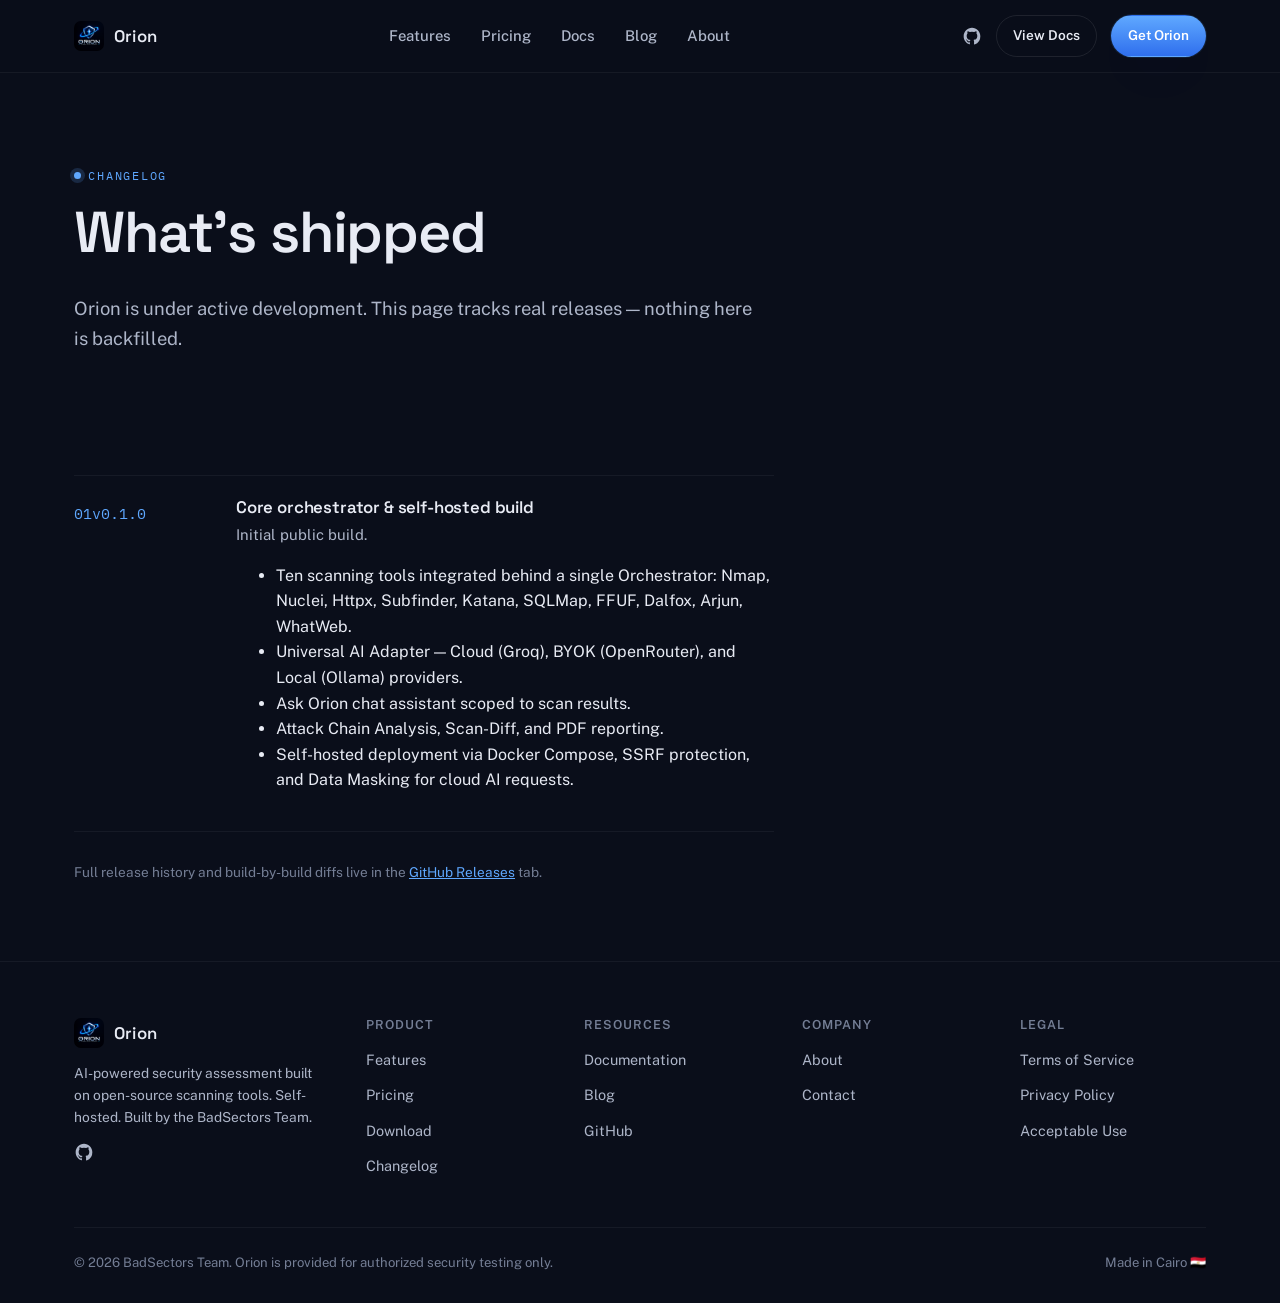
<file: changelog.html>
<!doctype html>
<html lang="en">
<head>
<meta charset="utf-8">
<meta name="viewport" content="width=device-width, initial-scale=1">
<title>Changelog — Orion</title>
<meta name="description" content="What's shipped in Orion, release by release.">
<link rel="canonical" href="https://web.orion.ai/changelog.html">
<meta property="og:title" content="Orion — AI-Powered Security Assessment">
<meta property="og:description" content="Unified open-source scanning. AI-ranked results. Self-hosted by default.">
<meta property="og:type" content="website">
<meta property="og:image" content="https://web.orion.ai/assets/img/logo-512.png">
<meta name="twitter:card" content="summary_large_image">
<link rel="icon" type="image/png" sizes="32x32" href="./assets/img/favicon-32.png">
<link rel="icon" type="image/png" sizes="16x16" href="./assets/img/favicon-16.png">
<link rel="apple-touch-icon" href="./assets/img/apple-touch-icon.png">
<link rel="preconnect" href="https://fonts.googleapis.com">
<link rel="preconnect" href="https://fonts.gstatic.com" crossorigin>
<link href="https://fonts.googleapis.com/css2?family=Space+Grotesk:wght@500;600;700&family=Public+Sans:wght@400;500;600;700&family=IBM+Plex+Mono:wght@400;500&display=swap" rel="stylesheet">
<link rel="stylesheet" href="./assets/css/styles.css">

</head>
<body class="">

<nav class="nav">
  <div class="container">
    <a class="brand" href="./">
      <img src="./assets/img/orion-logo.png" alt="Orion">
      <span>Orion</span>
    </a>
    <ul class="nav-links">
      <li><a href="./features.html">Features</a></li>
      <li><a href="./pricing.html">Pricing</a></li>
      <li><a href="./docs.html">Docs</a></li>
      <li><a href="./blog/">Blog</a></li>
      <li><a href="./about.html">About</a></li>
    </ul>
    <div class="nav-cta">
      <a class="nav-gh" href="https://github.com/badsectors4u-arch/orion.ai" aria-label="Orion on GitHub" target="_blank" rel="noopener"><svg viewBox="0 0 24 24" fill="currentColor"><path d="M12 2C6.48 2 2 6.58 2 12.25c0 4.53 2.87 8.37 6.84 9.73.5.1.68-.22.68-.49 0-.24-.01-1.04-.01-1.88-2.78.62-3.37-1.21-3.37-1.21-.46-1.19-1.11-1.51-1.11-1.51-.9-.63.07-.62.07-.62 1 .07 1.53 1.05 1.53 1.05.89 1.57 2.34 1.12 2.91.86.09-.66.35-1.12.63-1.38-2.22-.26-4.56-1.14-4.56-5.07 0-1.12.39-2.04 1.03-2.76-.1-.26-.45-1.3.1-2.72 0 0 .84-.28 2.75 1.05a9.3 9.3 0 0 1 5 0c1.91-1.33 2.75-1.05 2.75-1.05.55 1.42.2 2.46.1 2.72.64.72 1.03 1.64 1.03 2.76 0 3.94-2.34 4.8-4.57 5.06.36.32.68.96.68 1.94 0 1.4-.01 2.53-.01 2.87 0 .27.18.6.69.49A10.26 10.26 0 0 0 22 12.25C22 6.58 17.52 2 12 2Z"/></svg></a>
      <a class="btn btn-ghost btn-sm" href="./docs.html">View Docs</a>
      <a class="btn btn-primary btn-sm" href="./download.html" data-coming-soon>Get Orion</a>
    </div>
    <button class="nav-toggle" aria-label="Toggle menu" aria-expanded="false"><svg viewBox="0 0 24 24" fill="none" stroke="currentColor" stroke-width="1.8" stroke-linecap="round"><path d="M4 7h16M4 12h16M4 17h16"/></svg></button>
  </div>
</nav>



<header class="page-head">
  <div class="container">
    <span class="eyebrow">Changelog</span>
    <h1>What's shipped</h1>
    <p class="lede">Orion is under active development. This page tracks real releases — nothing here is backfilled.</p>
  </div>
</header>

<section class="section-tight">
  <div class="container">
    <div class="prose">
      <div class="step" style="border-top:1px solid var(--border-soft); grid-template-columns:140px 1fr;">
        <div class="step-num" style="font-family:var(--mono);">v0.1.0</div>
        <div>
          <h3>Core orchestrator &amp; self-hosted build</h3>
          <p class="small">Initial public build.</p>
          <ul>
            <li>Ten scanning tools integrated behind a single Orchestrator: Nmap, Nuclei, Httpx, Subfinder, Katana, SQLMap, FFUF, Dalfox, Arjun, WhatWeb.</li>
            <li>Universal AI Adapter — Cloud (Groq), BYOK (OpenRouter), and Local (Ollama) providers.</li>
            <li>Ask Orion chat assistant scoped to scan results.</li>
            <li>Attack Chain Analysis, Scan-Diff, and PDF reporting.</li>
            <li>Self-hosted deployment via Docker Compose, SSRF protection, and Data Masking for cloud AI requests.</li>
          </ul>
        </div>
      </div>
    </div>
    <p class="small" style="color:var(--text-mute);margin-top:30px;">Full release history and build-by-build diffs live in the <a href="https://github.com/badsectors4u-arch/orion.ai/releases" style="color:var(--accent-2);" target="_blank" rel="noopener">GitHub Releases</a> tab.</p>
  </div>
</section>



<footer class="site-footer">
  <div class="container">
    <div class="footer-grid">
      <div class="footer-brand">
        <a class="brand" href="./" style="margin-bottom:14px;">
          <img src="./assets/img/orion-logo.png" alt="Orion">
          <span>Orion</span>
        </a>
        <p>AI-powered security assessment built on open-source scanning tools. Self-hosted. Built by the BadSectors Team.</p>
        <a class="nav-gh" href="https://github.com/badsectors4u-arch/orion.ai" target="_blank" rel="noopener" aria-label="Orion on GitHub"><svg viewBox="0 0 24 24" fill="currentColor"><path d="M12 2C6.48 2 2 6.58 2 12.25c0 4.53 2.87 8.37 6.84 9.73.5.1.68-.22.68-.49 0-.24-.01-1.04-.01-1.88-2.78.62-3.37-1.21-3.37-1.21-.46-1.19-1.11-1.51-1.11-1.51-.9-.63.07-.62.07-.62 1 .07 1.53 1.05 1.53 1.05.89 1.57 2.34 1.12 2.91.86.09-.66.35-1.12.63-1.38-2.22-.26-4.56-1.14-4.56-5.07 0-1.12.39-2.04 1.03-2.76-.1-.26-.45-1.3.1-2.72 0 0 .84-.28 2.75 1.05a9.3 9.3 0 0 1 5 0c1.91-1.33 2.75-1.05 2.75-1.05.55 1.42.2 2.46.1 2.72.64.72 1.03 1.64 1.03 2.76 0 3.94-2.34 4.8-4.57 5.06.36.32.68.96.68 1.94 0 1.4-.01 2.53-.01 2.87 0 .27.18.6.69.49A10.26 10.26 0 0 0 22 12.25C22 6.58 17.52 2 12 2Z"/></svg></a>
      </div>
      <div class="footer-col">
        <h4>Product</h4>
        <ul>
          <li><a href="./features.html">Features</a></li>
          <li><a href="./pricing.html">Pricing</a></li>
          <li><a href="./download.html">Download</a></li>
          <li><a href="./changelog.html">Changelog</a></li>
        </ul>
      </div>
      <div class="footer-col">
        <h4>Resources</h4>
        <ul>
          <li><a href="./docs.html">Documentation</a></li>
          <li><a href="./blog/">Blog</a></li>
          <li><a href="https://github.com/badsectors4u-arch/orion.ai" target="_blank" rel="noopener">GitHub</a></li>
        </ul>
      </div>
      <div class="footer-col">
        <h4>Company</h4>
        <ul>
          <li><a href="./about.html">About</a></li>
          <li><a href="./contact.html">Contact</a></li>
        </ul>
      </div>
      <div class="footer-col">
        <h4>Legal</h4>
        <ul>
          <li><a href="./legal/terms.html">Terms of Service</a></li>
          <li><a href="./legal/privacy.html">Privacy Policy</a></li>
          <li><a href="./legal/acceptable-use.html">Acceptable Use</a></li>
        </ul>
      </div>
    </div>
    <div class="footer-bottom">
      <small>&copy; <span data-year></span> BadSectors Team. Orion is provided for authorized security testing only.</small>
      <small>Made in Cairo 🇪🇬</small>
    </div>
  </div>
</footer>

<div class="modal-overlay" id="coming-soon-modal" role="dialog" aria-modal="true" aria-labelledby="modal-title">
  <div class="modal">
    <button class="modal-close" data-modal-close aria-label="Close"><svg viewBox="0 0 24 24" fill="none" stroke="currentColor" stroke-width="1.8" stroke-linecap="round"><path d="M5 5l14 14M19 5 5 19"/></svg></button>
    <div class="modal-badge"><svg viewBox="0 0 24 24" fill="none" stroke="currentColor" stroke-width="1.7" stroke-linecap="round" stroke-linejoin="round"><circle cx="12" cy="12" r="9"/><path d="M12 7v5l3.2 2"/></svg></div>
    <h3 id="modal-title">Orion isn't public yet</h3>
    <p>The desktop app and licensing flow are still in development. Star the repo or watch releases to get notified the moment downloads open.</p>
    <div class="modal-actions">
      <a class="btn btn-primary btn-block" href="https://github.com/badsectors4u-arch/orion.ai" target="_blank" rel="noopener"><svg viewBox="0 0 24 24" fill="currentColor"><path d="M12 2.5 14.6 9l6.9.5-5.3 4.5 1.7 6.6L12 17.3 6.1 20.6l1.7-6.6L2.5 9.5 9.4 9 12 2.5Z"/></svg> Star on GitHub</a>
      <button class="btn btn-ghost btn-block" data-modal-close>Maybe later</button>
    </div>
  </div>
</div>

<script src="./assets/js/main.js"></script>

</body>
</html>
</file>
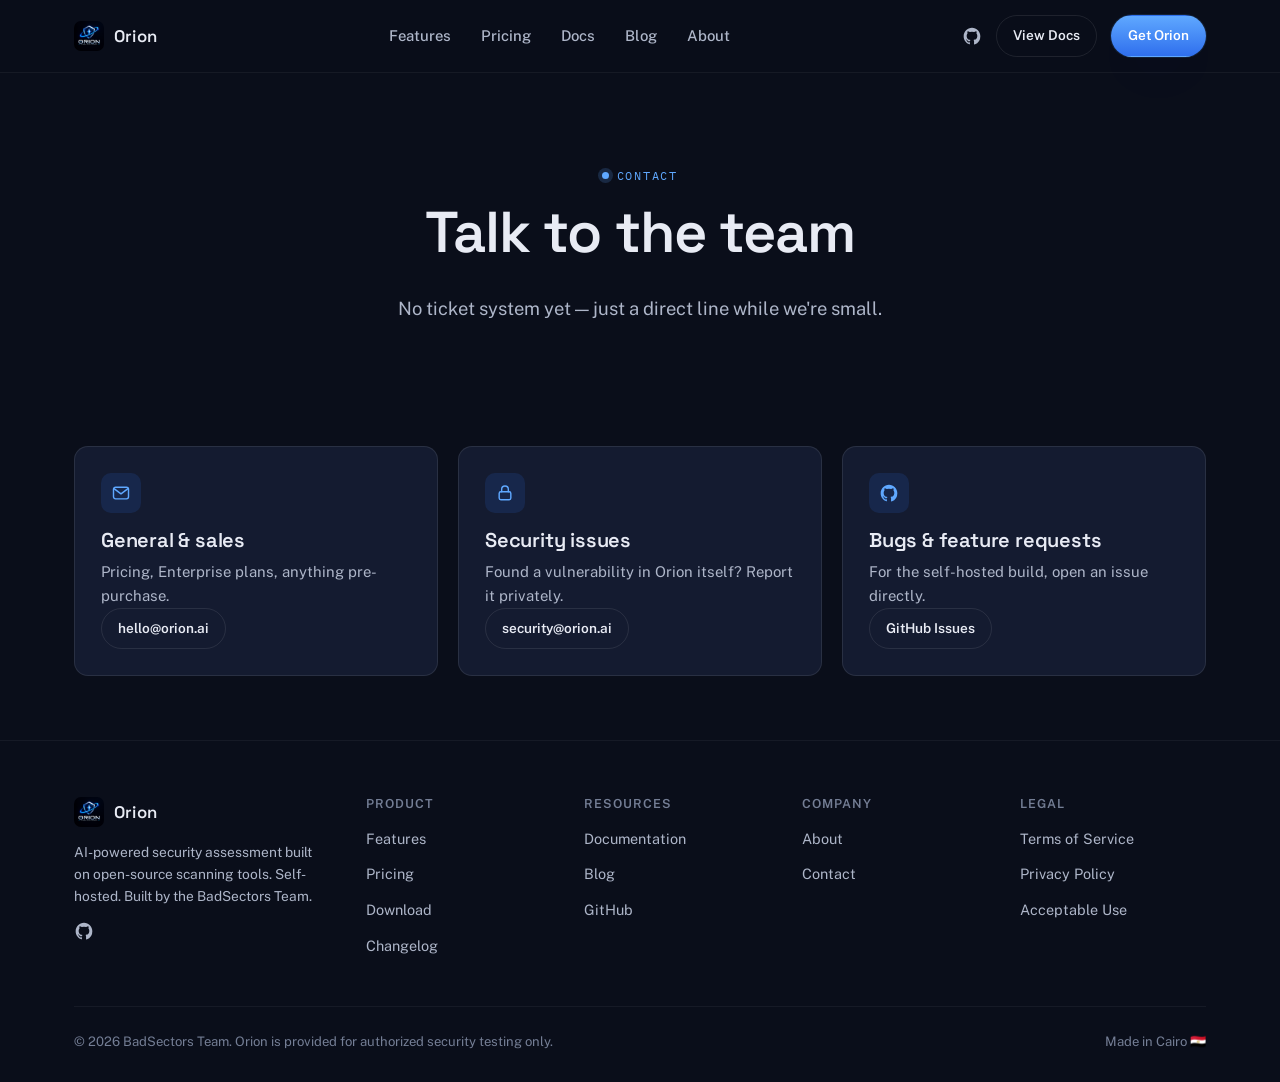
<file: contact.html>
<!doctype html>
<html lang="en">
<head>
<meta charset="utf-8">
<meta name="viewport" content="width=device-width, initial-scale=1">
<title>Contact — Orion</title>
<meta name="description" content="Reach the BadSectors Team for support, enterprise inquiries, or anything else about Orion.">
<link rel="canonical" href="https://web.orion.ai/contact.html">
<meta property="og:title" content="Orion — AI-Powered Security Assessment">
<meta property="og:description" content="Unified open-source scanning. AI-ranked results. Self-hosted by default.">
<meta property="og:type" content="website">
<meta property="og:image" content="https://web.orion.ai/assets/img/logo-512.png">
<meta name="twitter:card" content="summary_large_image">
<link rel="icon" type="image/png" sizes="32x32" href="./assets/img/favicon-32.png">
<link rel="icon" type="image/png" sizes="16x16" href="./assets/img/favicon-16.png">
<link rel="apple-touch-icon" href="./assets/img/apple-touch-icon.png">
<link rel="preconnect" href="https://fonts.googleapis.com">
<link rel="preconnect" href="https://fonts.gstatic.com" crossorigin>
<link href="https://fonts.googleapis.com/css2?family=Space+Grotesk:wght@500;600;700&family=Public+Sans:wght@400;500;600;700&family=IBM+Plex+Mono:wght@400;500&display=swap" rel="stylesheet">
<link rel="stylesheet" href="./assets/css/styles.css">

</head>
<body class="">

<nav class="nav">
  <div class="container">
    <a class="brand" href="./">
      <img src="./assets/img/orion-logo.png" alt="Orion">
      <span>Orion</span>
    </a>
    <ul class="nav-links">
      <li><a href="./features.html">Features</a></li>
      <li><a href="./pricing.html">Pricing</a></li>
      <li><a href="./docs.html">Docs</a></li>
      <li><a href="./blog/">Blog</a></li>
      <li><a href="./about.html">About</a></li>
    </ul>
    <div class="nav-cta">
      <a class="nav-gh" href="https://github.com/badsectors4u-arch/orion.ai" aria-label="Orion on GitHub" target="_blank" rel="noopener"><svg viewBox="0 0 24 24" fill="currentColor"><path d="M12 2C6.48 2 2 6.58 2 12.25c0 4.53 2.87 8.37 6.84 9.73.5.1.68-.22.68-.49 0-.24-.01-1.04-.01-1.88-2.78.62-3.37-1.21-3.37-1.21-.46-1.19-1.11-1.51-1.11-1.51-.9-.63.07-.62.07-.62 1 .07 1.53 1.05 1.53 1.05.89 1.57 2.34 1.12 2.91.86.09-.66.35-1.12.63-1.38-2.22-.26-4.56-1.14-4.56-5.07 0-1.12.39-2.04 1.03-2.76-.1-.26-.45-1.3.1-2.72 0 0 .84-.28 2.75 1.05a9.3 9.3 0 0 1 5 0c1.91-1.33 2.75-1.05 2.75-1.05.55 1.42.2 2.46.1 2.72.64.72 1.03 1.64 1.03 2.76 0 3.94-2.34 4.8-4.57 5.06.36.32.68.96.68 1.94 0 1.4-.01 2.53-.01 2.87 0 .27.18.6.69.49A10.26 10.26 0 0 0 22 12.25C22 6.58 17.52 2 12 2Z"/></svg></a>
      <a class="btn btn-ghost btn-sm" href="./docs.html">View Docs</a>
      <a class="btn btn-primary btn-sm" href="./download.html" data-coming-soon>Get Orion</a>
    </div>
    <button class="nav-toggle" aria-label="Toggle menu" aria-expanded="false"><svg viewBox="0 0 24 24" fill="none" stroke="currentColor" stroke-width="1.8" stroke-linecap="round"><path d="M4 7h16M4 12h16M4 17h16"/></svg></button>
  </div>
</nav>



<header class="page-head">
  <div class="container text-center">
    <span class="eyebrow">Contact</span>
    <h1 style="max-width:none;">Talk to the team</h1>
    <p class="lede" style="margin-inline:auto;">No ticket system yet — just a direct line while we're small.</p>
  </div>
</header>

<section class="section-tight">
  <div class="container">
    <div class="grid grid-3">
      <div class="card">
        <div class="card-icon"><svg viewBox="0 0 24 24" fill="none" stroke="currentColor" stroke-width="1.7" stroke-linecap="round" stroke-linejoin="round"><rect x="3" y="5" width="18" height="14" rx="2.5"/><path d="m4 7 8 6 8-6"/></svg></div>
        <h3>General &amp; sales</h3>
        <p>Pricing, Enterprise plans, anything pre-purchase.</p>
        <a class="btn btn-ghost btn-sm" href="mailto:hello@orion.ai">hello@orion.ai</a>
      </div>
      <div class="card">
        <div class="card-icon"><svg viewBox="0 0 24 24" fill="none" stroke="currentColor" stroke-width="1.7" stroke-linecap="round" stroke-linejoin="round"><rect x="5" y="10.5" width="14" height="9.5" rx="2"/><path d="M8 10.5V7.5a4 4 0 0 1 8 0v3"/></svg></div>
        <h3>Security issues</h3>
        <p>Found a vulnerability in Orion itself? Report it privately.</p>
        <a class="btn btn-ghost btn-sm" href="mailto:security@orion.ai">security@orion.ai</a>
      </div>
      <div class="card">
        <div class="card-icon"><svg viewBox="0 0 24 24" fill="currentColor"><path d="M12 2C6.48 2 2 6.58 2 12.25c0 4.53 2.87 8.37 6.84 9.73.5.1.68-.22.68-.49 0-.24-.01-1.04-.01-1.88-2.78.62-3.37-1.21-3.37-1.21-.46-1.19-1.11-1.51-1.11-1.51-.9-.63.07-.62.07-.62 1 .07 1.53 1.05 1.53 1.05.89 1.57 2.34 1.12 2.91.86.09-.66.35-1.12.63-1.38-2.22-.26-4.56-1.14-4.56-5.07 0-1.12.39-2.04 1.03-2.76-.1-.26-.45-1.3.1-2.72 0 0 .84-.28 2.75 1.05a9.3 9.3 0 0 1 5 0c1.91-1.33 2.75-1.05 2.75-1.05.55 1.42.2 2.46.1 2.72.64.72 1.03 1.64 1.03 2.76 0 3.94-2.34 4.8-4.57 5.06.36.32.68.96.68 1.94 0 1.4-.01 2.53-.01 2.87 0 .27.18.6.69.49A10.26 10.26 0 0 0 22 12.25C22 6.58 17.52 2 12 2Z"/></svg></div>
        <h3>Bugs &amp; feature requests</h3>
        <p>For the self-hosted build, open an issue directly.</p>
        <a class="btn btn-ghost btn-sm" href="https://github.com/badsectors4u-arch/orion.ai/issues" target="_blank" rel="noopener">GitHub Issues</a>
      </div>
    </div>
  </div>
</section>



<footer class="site-footer">
  <div class="container">
    <div class="footer-grid">
      <div class="footer-brand">
        <a class="brand" href="./" style="margin-bottom:14px;">
          <img src="./assets/img/orion-logo.png" alt="Orion">
          <span>Orion</span>
        </a>
        <p>AI-powered security assessment built on open-source scanning tools. Self-hosted. Built by the BadSectors Team.</p>
        <a class="nav-gh" href="https://github.com/badsectors4u-arch/orion.ai" target="_blank" rel="noopener" aria-label="Orion on GitHub"><svg viewBox="0 0 24 24" fill="currentColor"><path d="M12 2C6.48 2 2 6.58 2 12.25c0 4.53 2.87 8.37 6.84 9.73.5.1.68-.22.68-.49 0-.24-.01-1.04-.01-1.88-2.78.62-3.37-1.21-3.37-1.21-.46-1.19-1.11-1.51-1.11-1.51-.9-.63.07-.62.07-.62 1 .07 1.53 1.05 1.53 1.05.89 1.57 2.34 1.12 2.91.86.09-.66.35-1.12.63-1.38-2.22-.26-4.56-1.14-4.56-5.07 0-1.12.39-2.04 1.03-2.76-.1-.26-.45-1.3.1-2.72 0 0 .84-.28 2.75 1.05a9.3 9.3 0 0 1 5 0c1.91-1.33 2.75-1.05 2.75-1.05.55 1.42.2 2.46.1 2.72.64.72 1.03 1.64 1.03 2.76 0 3.94-2.34 4.8-4.57 5.06.36.32.68.96.68 1.94 0 1.4-.01 2.53-.01 2.87 0 .27.18.6.69.49A10.26 10.26 0 0 0 22 12.25C22 6.58 17.52 2 12 2Z"/></svg></a>
      </div>
      <div class="footer-col">
        <h4>Product</h4>
        <ul>
          <li><a href="./features.html">Features</a></li>
          <li><a href="./pricing.html">Pricing</a></li>
          <li><a href="./download.html">Download</a></li>
          <li><a href="./changelog.html">Changelog</a></li>
        </ul>
      </div>
      <div class="footer-col">
        <h4>Resources</h4>
        <ul>
          <li><a href="./docs.html">Documentation</a></li>
          <li><a href="./blog/">Blog</a></li>
          <li><a href="https://github.com/badsectors4u-arch/orion.ai" target="_blank" rel="noopener">GitHub</a></li>
        </ul>
      </div>
      <div class="footer-col">
        <h4>Company</h4>
        <ul>
          <li><a href="./about.html">About</a></li>
          <li><a href="./contact.html">Contact</a></li>
        </ul>
      </div>
      <div class="footer-col">
        <h4>Legal</h4>
        <ul>
          <li><a href="./legal/terms.html">Terms of Service</a></li>
          <li><a href="./legal/privacy.html">Privacy Policy</a></li>
          <li><a href="./legal/acceptable-use.html">Acceptable Use</a></li>
        </ul>
      </div>
    </div>
    <div class="footer-bottom">
      <small>&copy; <span data-year></span> BadSectors Team. Orion is provided for authorized security testing only.</small>
      <small>Made in Cairo 🇪🇬</small>
    </div>
  </div>
</footer>

<div class="modal-overlay" id="coming-soon-modal" role="dialog" aria-modal="true" aria-labelledby="modal-title">
  <div class="modal">
    <button class="modal-close" data-modal-close aria-label="Close"><svg viewBox="0 0 24 24" fill="none" stroke="currentColor" stroke-width="1.8" stroke-linecap="round"><path d="M5 5l14 14M19 5 5 19"/></svg></button>
    <div class="modal-badge"><svg viewBox="0 0 24 24" fill="none" stroke="currentColor" stroke-width="1.7" stroke-linecap="round" stroke-linejoin="round"><circle cx="12" cy="12" r="9"/><path d="M12 7v5l3.2 2"/></svg></div>
    <h3 id="modal-title">Orion isn't public yet</h3>
    <p>The desktop app and licensing flow are still in development. Star the repo or watch releases to get notified the moment downloads open.</p>
    <div class="modal-actions">
      <a class="btn btn-primary btn-block" href="https://github.com/badsectors4u-arch/orion.ai" target="_blank" rel="noopener"><svg viewBox="0 0 24 24" fill="currentColor"><path d="M12 2.5 14.6 9l6.9.5-5.3 4.5 1.7 6.6L12 17.3 6.1 20.6l1.7-6.6L2.5 9.5 9.4 9 12 2.5Z"/></svg> Star on GitHub</a>
      <button class="btn btn-ghost btn-block" data-modal-close>Maybe later</button>
    </div>
  </div>
</div>

<script src="./assets/js/main.js"></script>

</body>
</html>
</file>
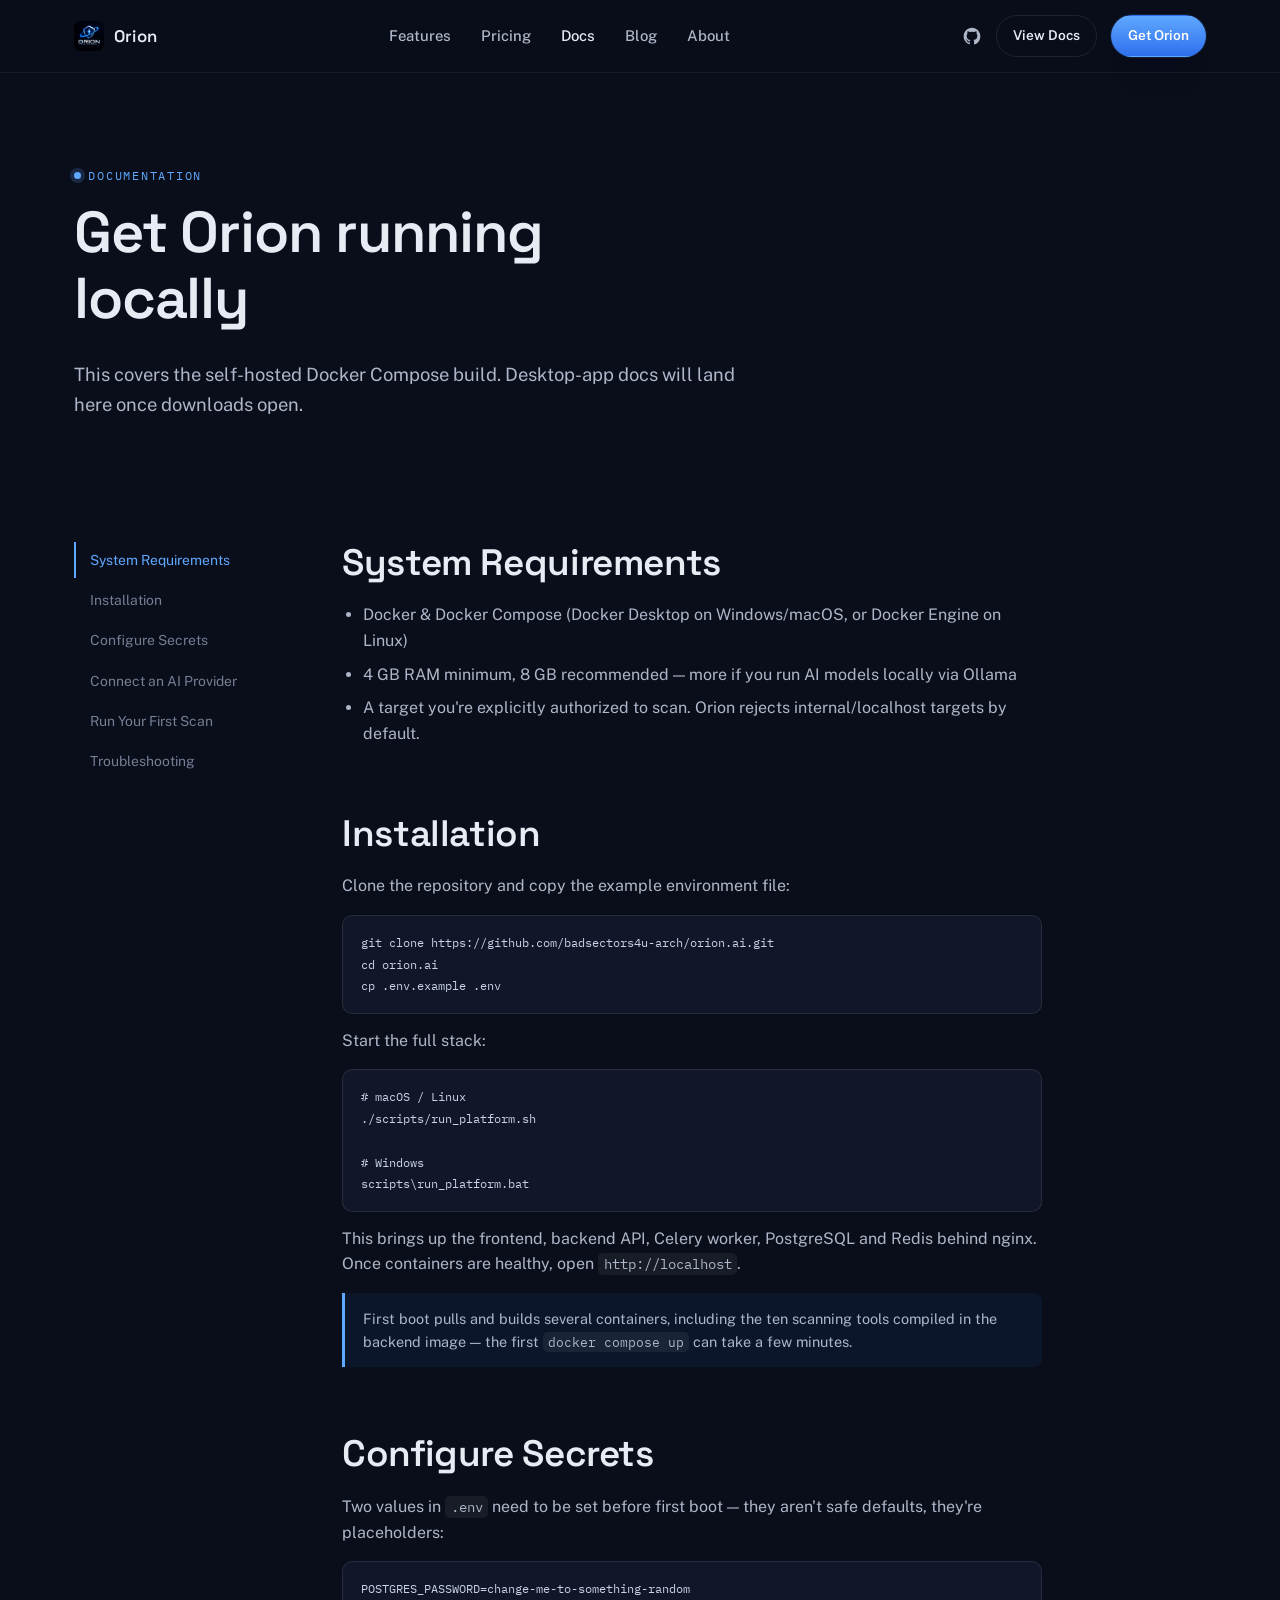
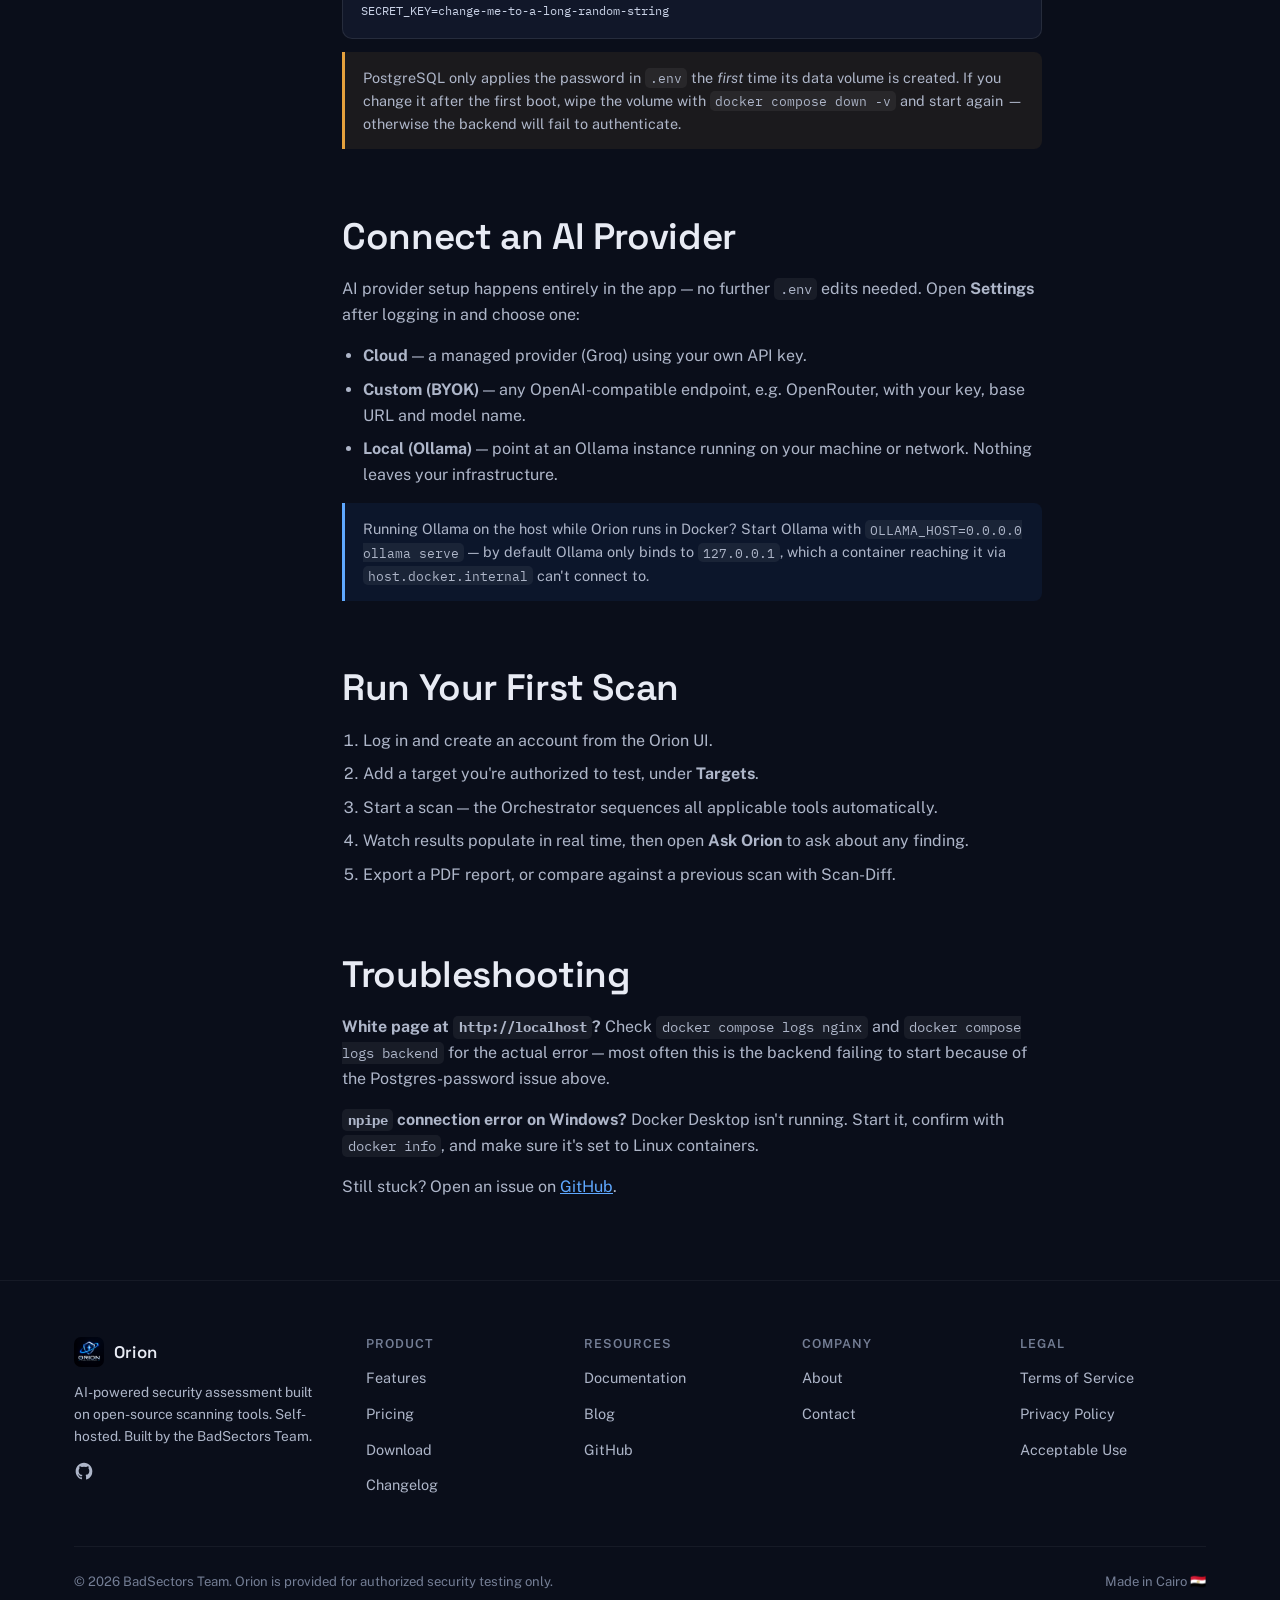
<file: docs.html>
<!doctype html>
<html lang="en">
<head>
<meta charset="utf-8">
<meta name="viewport" content="width=device-width, initial-scale=1">
<title>Documentation — Orion</title>
<meta name="description" content="Install Orion locally with Docker Compose, configure secrets, connect an AI provider, and run your first scan.">
<link rel="canonical" href="https://web.orion.ai/docs.html">
<meta property="og:title" content="Orion — AI-Powered Security Assessment">
<meta property="og:description" content="Unified open-source scanning. AI-ranked results. Self-hosted by default.">
<meta property="og:type" content="website">
<meta property="og:image" content="https://web.orion.ai/assets/img/logo-512.png">
<meta name="twitter:card" content="summary_large_image">
<link rel="icon" type="image/png" sizes="32x32" href="./assets/img/favicon-32.png">
<link rel="icon" type="image/png" sizes="16x16" href="./assets/img/favicon-16.png">
<link rel="apple-touch-icon" href="./assets/img/apple-touch-icon.png">
<link rel="preconnect" href="https://fonts.googleapis.com">
<link rel="preconnect" href="https://fonts.gstatic.com" crossorigin>
<link href="https://fonts.googleapis.com/css2?family=Space+Grotesk:wght@500;600;700&family=Public+Sans:wght@400;500;600;700&family=IBM+Plex+Mono:wght@400;500&display=swap" rel="stylesheet">
<link rel="stylesheet" href="./assets/css/styles.css">

</head>
<body class="">

<nav class="nav">
  <div class="container">
    <a class="brand" href="./">
      <img src="./assets/img/orion-logo.png" alt="Orion">
      <span>Orion</span>
    </a>
    <ul class="nav-links">
      <li><a href="./features.html">Features</a></li>
      <li><a href="./pricing.html">Pricing</a></li>
      <li><a href="./docs.html">Docs</a></li>
      <li><a href="./blog/">Blog</a></li>
      <li><a href="./about.html">About</a></li>
    </ul>
    <div class="nav-cta">
      <a class="nav-gh" href="https://github.com/badsectors4u-arch/orion.ai" aria-label="Orion on GitHub" target="_blank" rel="noopener"><svg viewBox="0 0 24 24" fill="currentColor"><path d="M12 2C6.48 2 2 6.58 2 12.25c0 4.53 2.87 8.37 6.84 9.73.5.1.68-.22.68-.49 0-.24-.01-1.04-.01-1.88-2.78.62-3.37-1.21-3.37-1.21-.46-1.19-1.11-1.51-1.11-1.51-.9-.63.07-.62.07-.62 1 .07 1.53 1.05 1.53 1.05.89 1.57 2.34 1.12 2.91.86.09-.66.35-1.12.63-1.38-2.22-.26-4.56-1.14-4.56-5.07 0-1.12.39-2.04 1.03-2.76-.1-.26-.45-1.3.1-2.72 0 0 .84-.28 2.75 1.05a9.3 9.3 0 0 1 5 0c1.91-1.33 2.75-1.05 2.75-1.05.55 1.42.2 2.46.1 2.72.64.72 1.03 1.64 1.03 2.76 0 3.94-2.34 4.8-4.57 5.06.36.32.68.96.68 1.94 0 1.4-.01 2.53-.01 2.87 0 .27.18.6.69.49A10.26 10.26 0 0 0 22 12.25C22 6.58 17.52 2 12 2Z"/></svg></a>
      <a class="btn btn-ghost btn-sm" href="./docs.html">View Docs</a>
      <a class="btn btn-primary btn-sm" href="./download.html" data-coming-soon>Get Orion</a>
    </div>
    <button class="nav-toggle" aria-label="Toggle menu" aria-expanded="false"><svg viewBox="0 0 24 24" fill="none" stroke="currentColor" stroke-width="1.8" stroke-linecap="round"><path d="M4 7h16M4 12h16M4 17h16"/></svg></button>
  </div>
</nav>



<header class="page-head">
  <div class="container">
    <span class="eyebrow">Documentation</span>
    <h1>Get Orion running locally</h1>
    <p class="lede">This covers the self-hosted Docker Compose build. Desktop-app docs will land here once downloads open.</p>
  </div>
</header>

<section class="section-tight">
  <div class="container">
    <div class="docs-layout">
      <nav class="docs-toc">
        <a href="#requirements">System Requirements</a>
        <a href="#install">Installation</a>
        <a href="#secrets">Configure Secrets</a>
        <a href="#ai">Connect an AI Provider</a>
        <a href="#first-scan">Run Your First Scan</a>
        <a href="#troubleshooting">Troubleshooting</a>
      </nav>

      <div class="docs-body prose">
        <h2 id="requirements">System Requirements</h2>
        <ul>
          <li>Docker &amp; Docker Compose (Docker Desktop on Windows/macOS, or Docker Engine on Linux)</li>
          <li>4 GB RAM minimum, 8 GB recommended — more if you run AI models locally via Ollama</li>
          <li>A target you're explicitly authorized to scan. Orion rejects internal/localhost targets by default.</li>
        </ul>

        <h2 id="install">Installation</h2>
        <p>Clone the repository and copy the example environment file:</p>
        <pre><code>git clone https://github.com/badsectors4u-arch/orion.ai.git
cd orion.ai
cp .env.example .env</code></pre>
        <p>Start the full stack:</p>
        <pre><code># macOS / Linux
./scripts/run_platform.sh

# Windows
scripts\run_platform.bat</code></pre>
        <p>This brings up the frontend, backend API, Celery worker, PostgreSQL and Redis behind nginx. Once containers are healthy, open <code>http://localhost</code>.</p>
        <div class="note">First boot pulls and builds several containers, including the ten scanning tools compiled in the backend image — the first <code>docker compose up</code> can take a few minutes.</div>

        <h2 id="secrets">Configure Secrets</h2>
        <p>Two values in <code>.env</code> need to be set before first boot — they aren't safe defaults, they're placeholders:</p>
        <pre><code>POSTGRES_PASSWORD=change-me-to-something-random
SECRET_KEY=change-me-to-a-long-random-string</code></pre>
        <div class="note warn">PostgreSQL only applies the password in <code>.env</code> the <em>first</em> time its data volume is created. If you change it after the first boot, wipe the volume with <code>docker compose down -v</code> and start again — otherwise the backend will fail to authenticate.</div>

        <h2 id="ai">Connect an AI Provider</h2>
        <p>AI provider setup happens entirely in the app — no further <code>.env</code> edits needed. Open <strong>Settings</strong> after logging in and choose one:</p>
        <ul>
          <li><strong>Cloud</strong> — a managed provider (Groq) using your own API key.</li>
          <li><strong>Custom (BYOK)</strong> — any OpenAI-compatible endpoint, e.g. OpenRouter, with your key, base URL and model name.</li>
          <li><strong>Local (Ollama)</strong> — point at an Ollama instance running on your machine or network. Nothing leaves your infrastructure.</li>
        </ul>
        <div class="note">Running Ollama on the host while Orion runs in Docker? Start Ollama with <code>OLLAMA_HOST=0.0.0.0 ollama serve</code> — by default Ollama only binds to <code>127.0.0.1</code>, which a container reaching it via <code>host.docker.internal</code> can't connect to.</div>

        <h2 id="first-scan">Run Your First Scan</h2>
        <ol>
          <li>Log in and create an account from the Orion UI.</li>
          <li>Add a target you're authorized to test, under <strong>Targets</strong>.</li>
          <li>Start a scan — the Orchestrator sequences all applicable tools automatically.</li>
          <li>Watch results populate in real time, then open <strong>Ask Orion</strong> to ask about any finding.</li>
          <li>Export a PDF report, or compare against a previous scan with Scan-Diff.</li>
        </ol>

        <h2 id="troubleshooting">Troubleshooting</h2>
        <p><strong>White page at <code>http://localhost</code>?</strong> Check <code>docker compose logs nginx</code> and <code>docker compose logs backend</code> for the actual error — most often this is the backend failing to start because of the Postgres-password issue above.</p>
        <p><strong><code>npipe</code> connection error on Windows?</strong> Docker Desktop isn't running. Start it, confirm with <code>docker info</code>, and make sure it's set to Linux containers.</p>
        <p>Still stuck? Open an issue on <a href="https://github.com/badsectors4u-arch/orion.ai/issues" style="color:var(--accent-2);" target="_blank" rel="noopener">GitHub</a>.</p>
      </div>
    </div>
  </div>
</section>



<footer class="site-footer">
  <div class="container">
    <div class="footer-grid">
      <div class="footer-brand">
        <a class="brand" href="./" style="margin-bottom:14px;">
          <img src="./assets/img/orion-logo.png" alt="Orion">
          <span>Orion</span>
        </a>
        <p>AI-powered security assessment built on open-source scanning tools. Self-hosted. Built by the BadSectors Team.</p>
        <a class="nav-gh" href="https://github.com/badsectors4u-arch/orion.ai" target="_blank" rel="noopener" aria-label="Orion on GitHub"><svg viewBox="0 0 24 24" fill="currentColor"><path d="M12 2C6.48 2 2 6.58 2 12.25c0 4.53 2.87 8.37 6.84 9.73.5.1.68-.22.68-.49 0-.24-.01-1.04-.01-1.88-2.78.62-3.37-1.21-3.37-1.21-.46-1.19-1.11-1.51-1.11-1.51-.9-.63.07-.62.07-.62 1 .07 1.53 1.05 1.53 1.05.89 1.57 2.34 1.12 2.91.86.09-.66.35-1.12.63-1.38-2.22-.26-4.56-1.14-4.56-5.07 0-1.12.39-2.04 1.03-2.76-.1-.26-.45-1.3.1-2.72 0 0 .84-.28 2.75 1.05a9.3 9.3 0 0 1 5 0c1.91-1.33 2.75-1.05 2.75-1.05.55 1.42.2 2.46.1 2.72.64.72 1.03 1.64 1.03 2.76 0 3.94-2.34 4.8-4.57 5.06.36.32.68.96.68 1.94 0 1.4-.01 2.53-.01 2.87 0 .27.18.6.69.49A10.26 10.26 0 0 0 22 12.25C22 6.58 17.52 2 12 2Z"/></svg></a>
      </div>
      <div class="footer-col">
        <h4>Product</h4>
        <ul>
          <li><a href="./features.html">Features</a></li>
          <li><a href="./pricing.html">Pricing</a></li>
          <li><a href="./download.html">Download</a></li>
          <li><a href="./changelog.html">Changelog</a></li>
        </ul>
      </div>
      <div class="footer-col">
        <h4>Resources</h4>
        <ul>
          <li><a href="./docs.html">Documentation</a></li>
          <li><a href="./blog/">Blog</a></li>
          <li><a href="https://github.com/badsectors4u-arch/orion.ai" target="_blank" rel="noopener">GitHub</a></li>
        </ul>
      </div>
      <div class="footer-col">
        <h4>Company</h4>
        <ul>
          <li><a href="./about.html">About</a></li>
          <li><a href="./contact.html">Contact</a></li>
        </ul>
      </div>
      <div class="footer-col">
        <h4>Legal</h4>
        <ul>
          <li><a href="./legal/terms.html">Terms of Service</a></li>
          <li><a href="./legal/privacy.html">Privacy Policy</a></li>
          <li><a href="./legal/acceptable-use.html">Acceptable Use</a></li>
        </ul>
      </div>
    </div>
    <div class="footer-bottom">
      <small>&copy; <span data-year></span> BadSectors Team. Orion is provided for authorized security testing only.</small>
      <small>Made in Cairo 🇪🇬</small>
    </div>
  </div>
</footer>

<div class="modal-overlay" id="coming-soon-modal" role="dialog" aria-modal="true" aria-labelledby="modal-title">
  <div class="modal">
    <button class="modal-close" data-modal-close aria-label="Close"><svg viewBox="0 0 24 24" fill="none" stroke="currentColor" stroke-width="1.8" stroke-linecap="round"><path d="M5 5l14 14M19 5 5 19"/></svg></button>
    <div class="modal-badge"><svg viewBox="0 0 24 24" fill="none" stroke="currentColor" stroke-width="1.7" stroke-linecap="round" stroke-linejoin="round"><circle cx="12" cy="12" r="9"/><path d="M12 7v5l3.2 2"/></svg></div>
    <h3 id="modal-title">Orion isn't public yet</h3>
    <p>The desktop app and licensing flow are still in development. Star the repo or watch releases to get notified the moment downloads open.</p>
    <div class="modal-actions">
      <a class="btn btn-primary btn-block" href="https://github.com/badsectors4u-arch/orion.ai" target="_blank" rel="noopener"><svg viewBox="0 0 24 24" fill="currentColor"><path d="M12 2.5 14.6 9l6.9.5-5.3 4.5 1.7 6.6L12 17.3 6.1 20.6l1.7-6.6L2.5 9.5 9.4 9 12 2.5Z"/></svg> Star on GitHub</a>
      <button class="btn btn-ghost btn-block" data-modal-close>Maybe later</button>
    </div>
  </div>
</div>

<script src="./assets/js/main.js"></script>

</body>
</html>
</file>
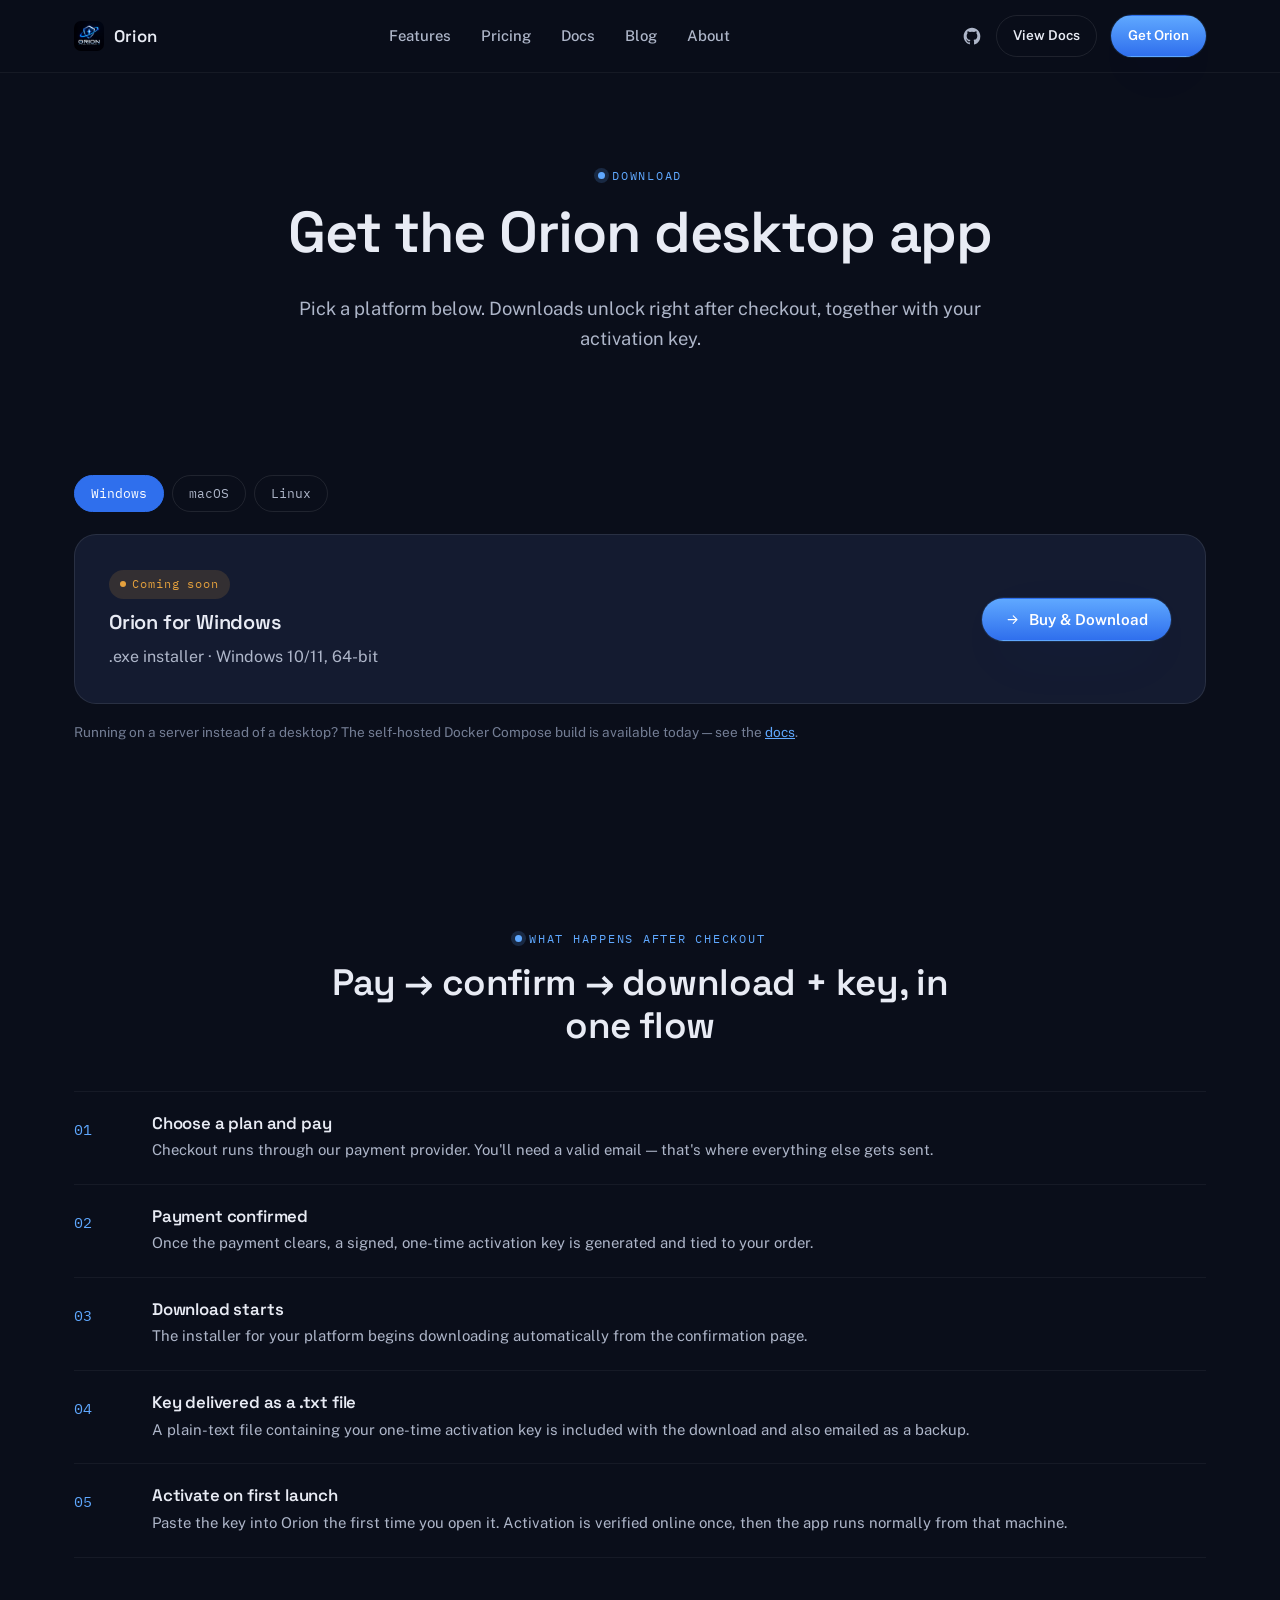
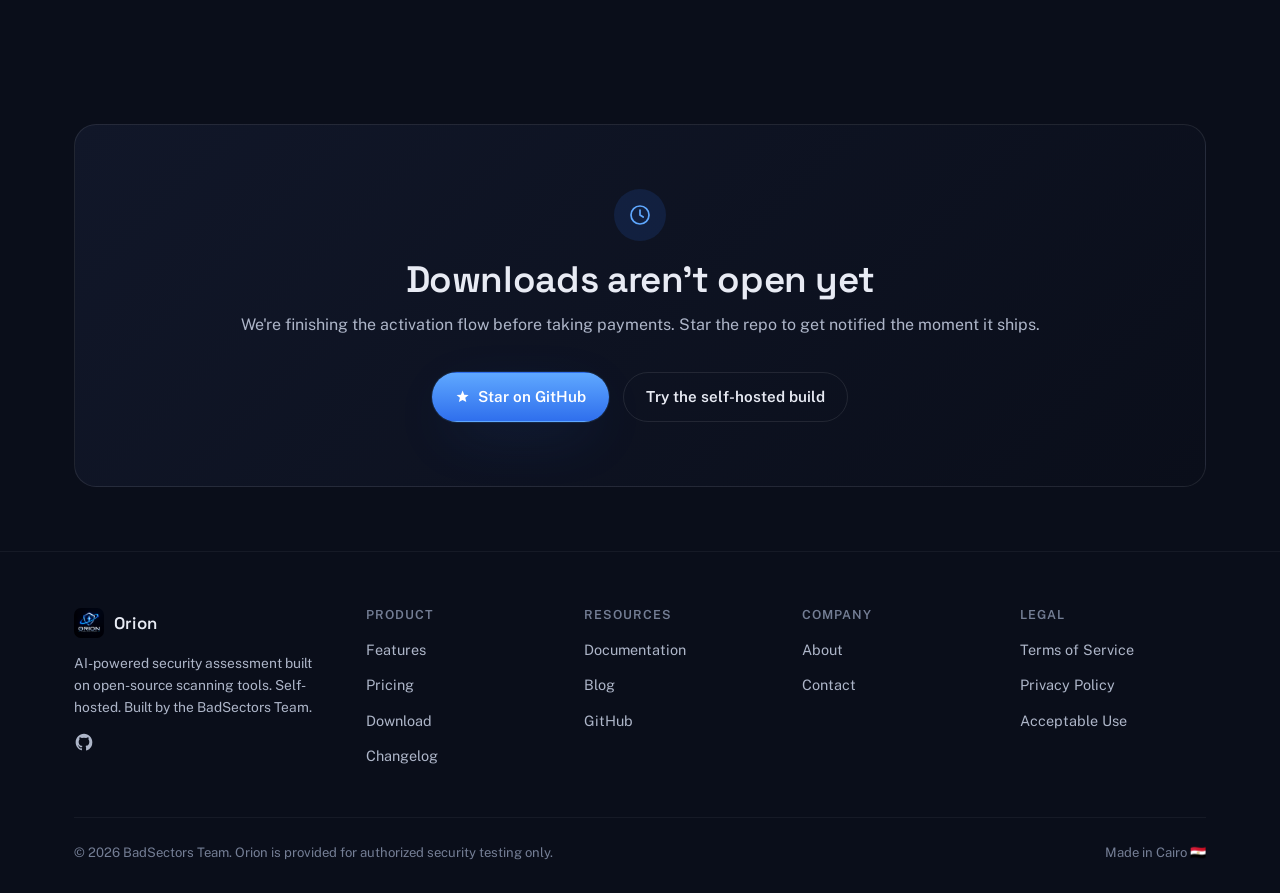
<file: download.html>
<!doctype html>
<html lang="en">
<head>
<meta charset="utf-8">
<meta name="viewport" content="width=device-width, initial-scale=1">
<title>Download — Orion</title>
<meta name="description" content="Download Orion for Windows, macOS or Linux. Desktop app downloads open after checkout.">
<link rel="canonical" href="https://web.orion.ai/download.html">
<meta property="og:title" content="Orion — AI-Powered Security Assessment">
<meta property="og:description" content="Unified open-source scanning. AI-ranked results. Self-hosted by default.">
<meta property="og:type" content="website">
<meta property="og:image" content="https://web.orion.ai/assets/img/logo-512.png">
<meta name="twitter:card" content="summary_large_image">
<link rel="icon" type="image/png" sizes="32x32" href="./assets/img/favicon-32.png">
<link rel="icon" type="image/png" sizes="16x16" href="./assets/img/favicon-16.png">
<link rel="apple-touch-icon" href="./assets/img/apple-touch-icon.png">
<link rel="preconnect" href="https://fonts.googleapis.com">
<link rel="preconnect" href="https://fonts.gstatic.com" crossorigin>
<link href="https://fonts.googleapis.com/css2?family=Space+Grotesk:wght@500;600;700&family=Public+Sans:wght@400;500;600;700&family=IBM+Plex+Mono:wght@400;500&display=swap" rel="stylesheet">
<link rel="stylesheet" href="./assets/css/styles.css">

</head>
<body class="">

<nav class="nav">
  <div class="container">
    <a class="brand" href="./">
      <img src="./assets/img/orion-logo.png" alt="Orion">
      <span>Orion</span>
    </a>
    <ul class="nav-links">
      <li><a href="./features.html">Features</a></li>
      <li><a href="./pricing.html">Pricing</a></li>
      <li><a href="./docs.html">Docs</a></li>
      <li><a href="./blog/">Blog</a></li>
      <li><a href="./about.html">About</a></li>
    </ul>
    <div class="nav-cta">
      <a class="nav-gh" href="https://github.com/badsectors4u-arch/orion.ai" aria-label="Orion on GitHub" target="_blank" rel="noopener"><svg viewBox="0 0 24 24" fill="currentColor"><path d="M12 2C6.48 2 2 6.58 2 12.25c0 4.53 2.87 8.37 6.84 9.73.5.1.68-.22.68-.49 0-.24-.01-1.04-.01-1.88-2.78.62-3.37-1.21-3.37-1.21-.46-1.19-1.11-1.51-1.11-1.51-.9-.63.07-.62.07-.62 1 .07 1.53 1.05 1.53 1.05.89 1.57 2.34 1.12 2.91.86.09-.66.35-1.12.63-1.38-2.22-.26-4.56-1.14-4.56-5.07 0-1.12.39-2.04 1.03-2.76-.1-.26-.45-1.3.1-2.72 0 0 .84-.28 2.75 1.05a9.3 9.3 0 0 1 5 0c1.91-1.33 2.75-1.05 2.75-1.05.55 1.42.2 2.46.1 2.72.64.72 1.03 1.64 1.03 2.76 0 3.94-2.34 4.8-4.57 5.06.36.32.68.96.68 1.94 0 1.4-.01 2.53-.01 2.87 0 .27.18.6.69.49A10.26 10.26 0 0 0 22 12.25C22 6.58 17.52 2 12 2Z"/></svg></a>
      <a class="btn btn-ghost btn-sm" href="./docs.html">View Docs</a>
      <a class="btn btn-primary btn-sm" href="./download.html" data-coming-soon>Get Orion</a>
    </div>
    <button class="nav-toggle" aria-label="Toggle menu" aria-expanded="false"><svg viewBox="0 0 24 24" fill="none" stroke="currentColor" stroke-width="1.8" stroke-linecap="round"><path d="M4 7h16M4 12h16M4 17h16"/></svg></button>
  </div>
</nav>



<header class="page-head">
  <div class="container text-center">
    <span class="eyebrow">Download</span>
    <h1 style="max-width:none;">Get the Orion desktop app</h1>
    <p class="lede" style="margin-inline:auto;">Pick a platform below. Downloads unlock right after checkout, together with your activation key.</p>
  </div>
</header>

<section class="section-tight">
  <div class="container">
    <div class="os-tabs" role="tablist" aria-label="Operating system">
      <button class="os-tab active" data-os="windows">Windows</button>
      <button class="os-tab" data-os="macos">macOS</button>
      <button class="os-tab" data-os="linux">Linux</button>
    </div>

    <div data-os-panel="windows">
      <div class="download-card">
        <div>
          <span class="soon-badge">Coming soon</span>
          <h3 style="margin-top:12px;">Orion for Windows</h3>
          <p style="margin-bottom:0;">.exe installer · Windows 10/11, 64-bit</p>
        </div>
        <button class="btn btn-primary" data-coming-soon><svg viewBox="0 0 24 24" fill="none" stroke="currentColor" stroke-width="1.8" stroke-linecap="round" stroke-linejoin="round"><path d="M5 12h14M13 6l6 6-6 6"/></svg> Buy &amp; Download</button>
      </div>
    </div>
    <div data-os-panel="macos" style="display:none;">
      <div class="download-card">
        <div>
          <span class="soon-badge">Coming soon</span>
          <h3 style="margin-top:12px;">Orion for macOS</h3>
          <p style="margin-bottom:0;">.dmg · Apple Silicon &amp; Intel</p>
        </div>
        <button class="btn btn-primary" data-coming-soon><svg viewBox="0 0 24 24" fill="none" stroke="currentColor" stroke-width="1.8" stroke-linecap="round" stroke-linejoin="round"><path d="M5 12h14M13 6l6 6-6 6"/></svg> Buy &amp; Download</button>
      </div>
    </div>
    <div data-os-panel="linux" style="display:none;">
      <div class="download-card">
        <div>
          <span class="soon-badge">Coming soon</span>
          <h3 style="margin-top:12px;">Orion for Linux</h3>
          <p style="margin-bottom:0;">.AppImage · x86_64</p>
        </div>
        <button class="btn btn-primary" data-coming-soon><svg viewBox="0 0 24 24" fill="none" stroke="currentColor" stroke-width="1.8" stroke-linecap="round" stroke-linejoin="round"><path d="M5 12h14M13 6l6 6-6 6"/></svg> Buy &amp; Download</button>
      </div>
    </div>

    <p class="small" style="margin-top:18px;color:var(--text-mute);">Running on a server instead of a desktop? The self-hosted Docker Compose build is available today — see the <a href="./docs.html" style="color:var(--accent-2);">docs</a>.</p>
  </div>
</section>

<section class="section">
  <div class="container">
    <div class="section-head">
      <span class="eyebrow">What happens after checkout</span>
      <h2>Pay → confirm → download + key, in one flow</h2>
    </div>
    <div class="steps">
      <div class="step">
        <div class="step-num"></div>
        <div><h3>Choose a plan and pay</h3><p>Checkout runs through our payment provider. You'll need a valid email — that's where everything else gets sent.</p></div>
      </div>
      <div class="step">
        <div class="step-num"></div>
        <div><h3>Payment confirmed</h3><p>Once the payment clears, a signed, one-time activation key is generated and tied to your order.</p></div>
      </div>
      <div class="step">
        <div class="step-num"></div>
        <div><h3>Download starts</h3><p>The installer for your platform begins downloading automatically from the confirmation page.</p></div>
      </div>
      <div class="step">
        <div class="step-num"></div>
        <div><h3>Key delivered as a .txt file</h3><p>A plain-text file containing your one-time activation key is included with the download and also emailed as a backup.</p></div>
      </div>
      <div class="step">
        <div class="step-num"></div>
        <div><h3>Activate on first launch</h3><p>Paste the key into Orion the first time you open it. Activation is verified online once, then the app runs normally from that machine.</p></div>
      </div>
    </div>
  </div>
</section>

<section class="section-tight">
  <div class="container">
    <div class="cta-band">
      <div class="modal-badge" style="margin-bottom:18px;"><svg viewBox="0 0 24 24" fill="none" stroke="currentColor" stroke-width="1.7" stroke-linecap="round" stroke-linejoin="round"><circle cx="12" cy="12" r="9"/><path d="M12 7v5l3.2 2"/></svg></div>
      <h2>Downloads aren't open yet</h2>
      <p>We're finishing the activation flow before taking payments. Star the repo to get notified the moment it ships.</p>
      <div class="hero-cta">
        <a class="btn btn-primary" href="https://github.com/badsectors4u-arch/orion.ai" target="_blank" rel="noopener"><svg viewBox="0 0 24 24" fill="currentColor"><path d="M12 2.5 14.6 9l6.9.5-5.3 4.5 1.7 6.6L12 17.3 6.1 20.6l1.7-6.6L2.5 9.5 9.4 9 12 2.5Z"/></svg> Star on GitHub</a>
        <a class="btn btn-ghost" href="./docs.html">Try the self-hosted build</a>
      </div>
    </div>
  </div>
</section>



<footer class="site-footer">
  <div class="container">
    <div class="footer-grid">
      <div class="footer-brand">
        <a class="brand" href="./" style="margin-bottom:14px;">
          <img src="./assets/img/orion-logo.png" alt="Orion">
          <span>Orion</span>
        </a>
        <p>AI-powered security assessment built on open-source scanning tools. Self-hosted. Built by the BadSectors Team.</p>
        <a class="nav-gh" href="https://github.com/badsectors4u-arch/orion.ai" target="_blank" rel="noopener" aria-label="Orion on GitHub"><svg viewBox="0 0 24 24" fill="currentColor"><path d="M12 2C6.48 2 2 6.58 2 12.25c0 4.53 2.87 8.37 6.84 9.73.5.1.68-.22.68-.49 0-.24-.01-1.04-.01-1.88-2.78.62-3.37-1.21-3.37-1.21-.46-1.19-1.11-1.51-1.11-1.51-.9-.63.07-.62.07-.62 1 .07 1.53 1.05 1.53 1.05.89 1.57 2.34 1.12 2.91.86.09-.66.35-1.12.63-1.38-2.22-.26-4.56-1.14-4.56-5.07 0-1.12.39-2.04 1.03-2.76-.1-.26-.45-1.3.1-2.72 0 0 .84-.28 2.75 1.05a9.3 9.3 0 0 1 5 0c1.91-1.33 2.75-1.05 2.75-1.05.55 1.42.2 2.46.1 2.72.64.72 1.03 1.64 1.03 2.76 0 3.94-2.34 4.8-4.57 5.06.36.32.68.96.68 1.94 0 1.4-.01 2.53-.01 2.87 0 .27.18.6.69.49A10.26 10.26 0 0 0 22 12.25C22 6.58 17.52 2 12 2Z"/></svg></a>
      </div>
      <div class="footer-col">
        <h4>Product</h4>
        <ul>
          <li><a href="./features.html">Features</a></li>
          <li><a href="./pricing.html">Pricing</a></li>
          <li><a href="./download.html">Download</a></li>
          <li><a href="./changelog.html">Changelog</a></li>
        </ul>
      </div>
      <div class="footer-col">
        <h4>Resources</h4>
        <ul>
          <li><a href="./docs.html">Documentation</a></li>
          <li><a href="./blog/">Blog</a></li>
          <li><a href="https://github.com/badsectors4u-arch/orion.ai" target="_blank" rel="noopener">GitHub</a></li>
        </ul>
      </div>
      <div class="footer-col">
        <h4>Company</h4>
        <ul>
          <li><a href="./about.html">About</a></li>
          <li><a href="./contact.html">Contact</a></li>
        </ul>
      </div>
      <div class="footer-col">
        <h4>Legal</h4>
        <ul>
          <li><a href="./legal/terms.html">Terms of Service</a></li>
          <li><a href="./legal/privacy.html">Privacy Policy</a></li>
          <li><a href="./legal/acceptable-use.html">Acceptable Use</a></li>
        </ul>
      </div>
    </div>
    <div class="footer-bottom">
      <small>&copy; <span data-year></span> BadSectors Team. Orion is provided for authorized security testing only.</small>
      <small>Made in Cairo 🇪🇬</small>
    </div>
  </div>
</footer>

<div class="modal-overlay" id="coming-soon-modal" role="dialog" aria-modal="true" aria-labelledby="modal-title">
  <div class="modal">
    <button class="modal-close" data-modal-close aria-label="Close"><svg viewBox="0 0 24 24" fill="none" stroke="currentColor" stroke-width="1.8" stroke-linecap="round"><path d="M5 5l14 14M19 5 5 19"/></svg></button>
    <div class="modal-badge"><svg viewBox="0 0 24 24" fill="none" stroke="currentColor" stroke-width="1.7" stroke-linecap="round" stroke-linejoin="round"><circle cx="12" cy="12" r="9"/><path d="M12 7v5l3.2 2"/></svg></div>
    <h3 id="modal-title">Orion isn't public yet</h3>
    <p>The desktop app and licensing flow are still in development. Star the repo or watch releases to get notified the moment downloads open.</p>
    <div class="modal-actions">
      <a class="btn btn-primary btn-block" href="https://github.com/badsectors4u-arch/orion.ai" target="_blank" rel="noopener"><svg viewBox="0 0 24 24" fill="currentColor"><path d="M12 2.5 14.6 9l6.9.5-5.3 4.5 1.7 6.6L12 17.3 6.1 20.6l1.7-6.6L2.5 9.5 9.4 9 12 2.5Z"/></svg> Star on GitHub</a>
      <button class="btn btn-ghost btn-block" data-modal-close>Maybe later</button>
    </div>
  </div>
</div>

<script src="./assets/js/main.js"></script>

</body>
</html>
</file>
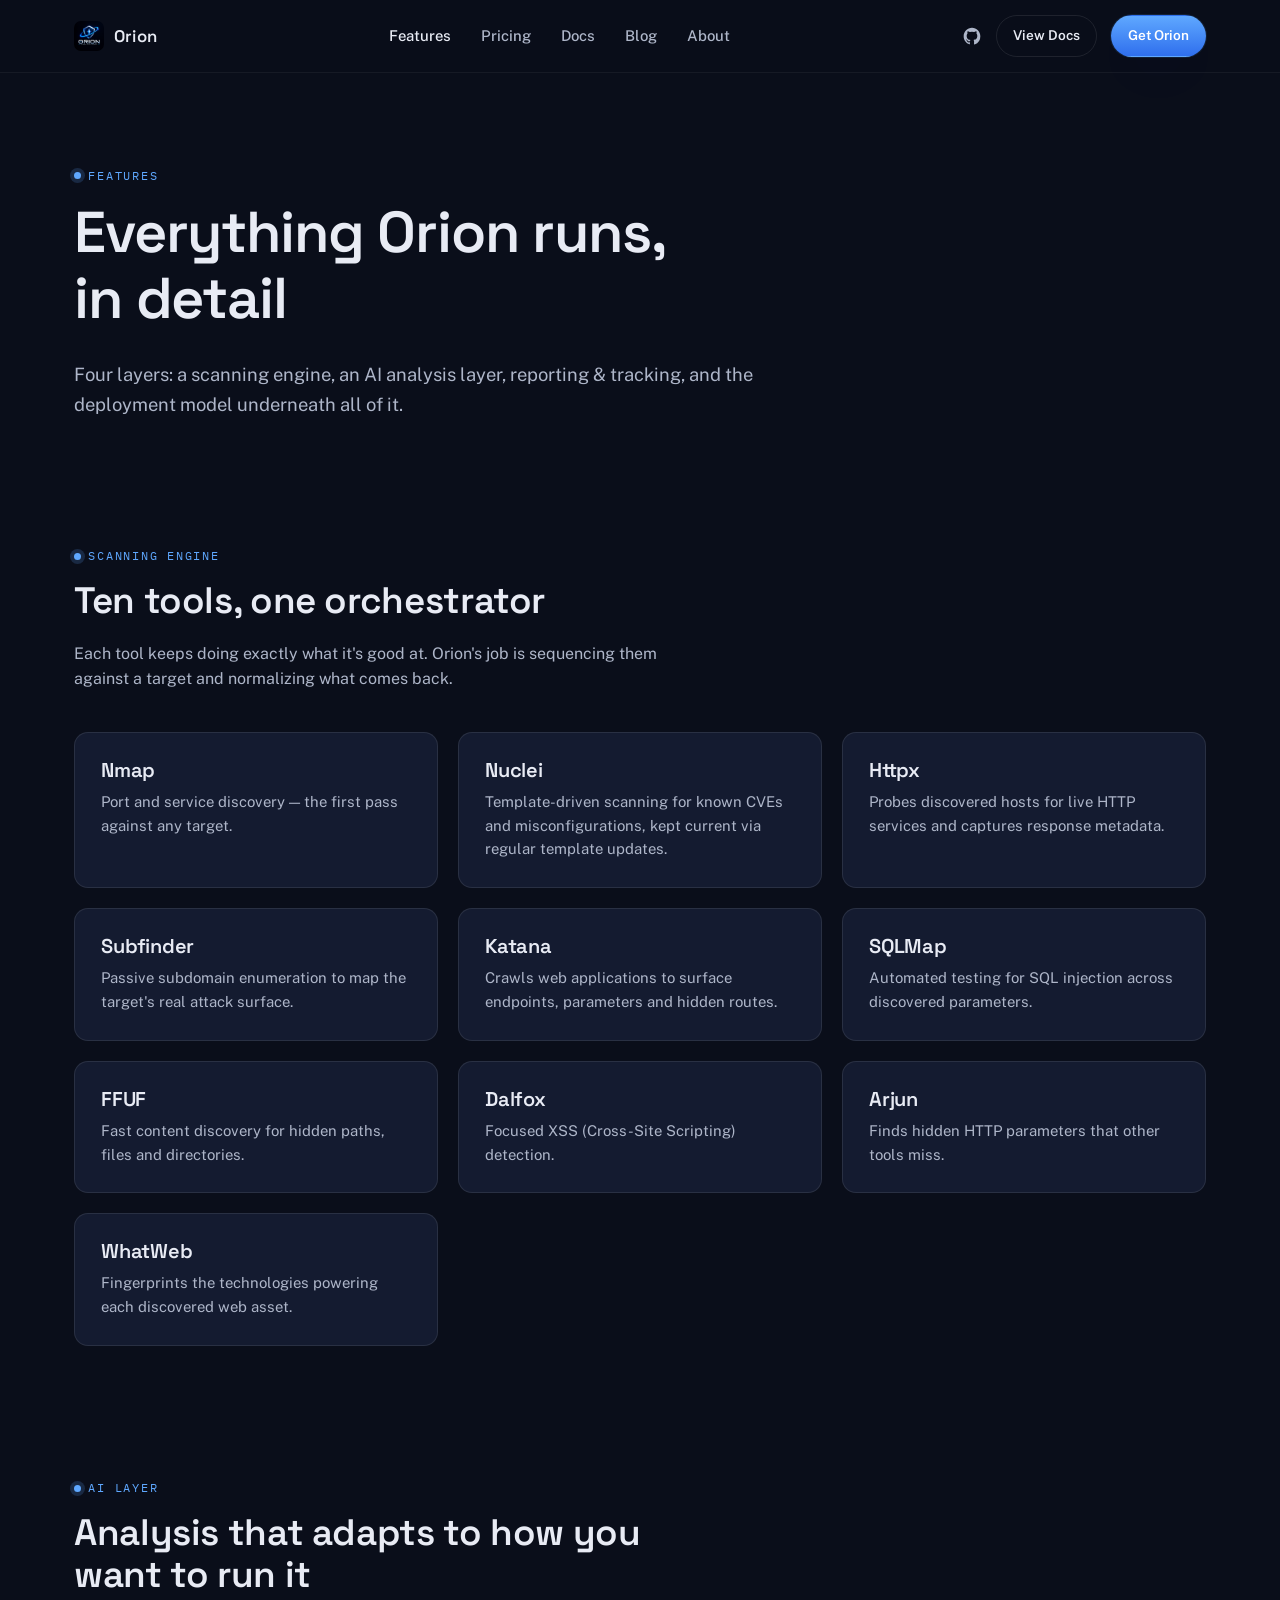
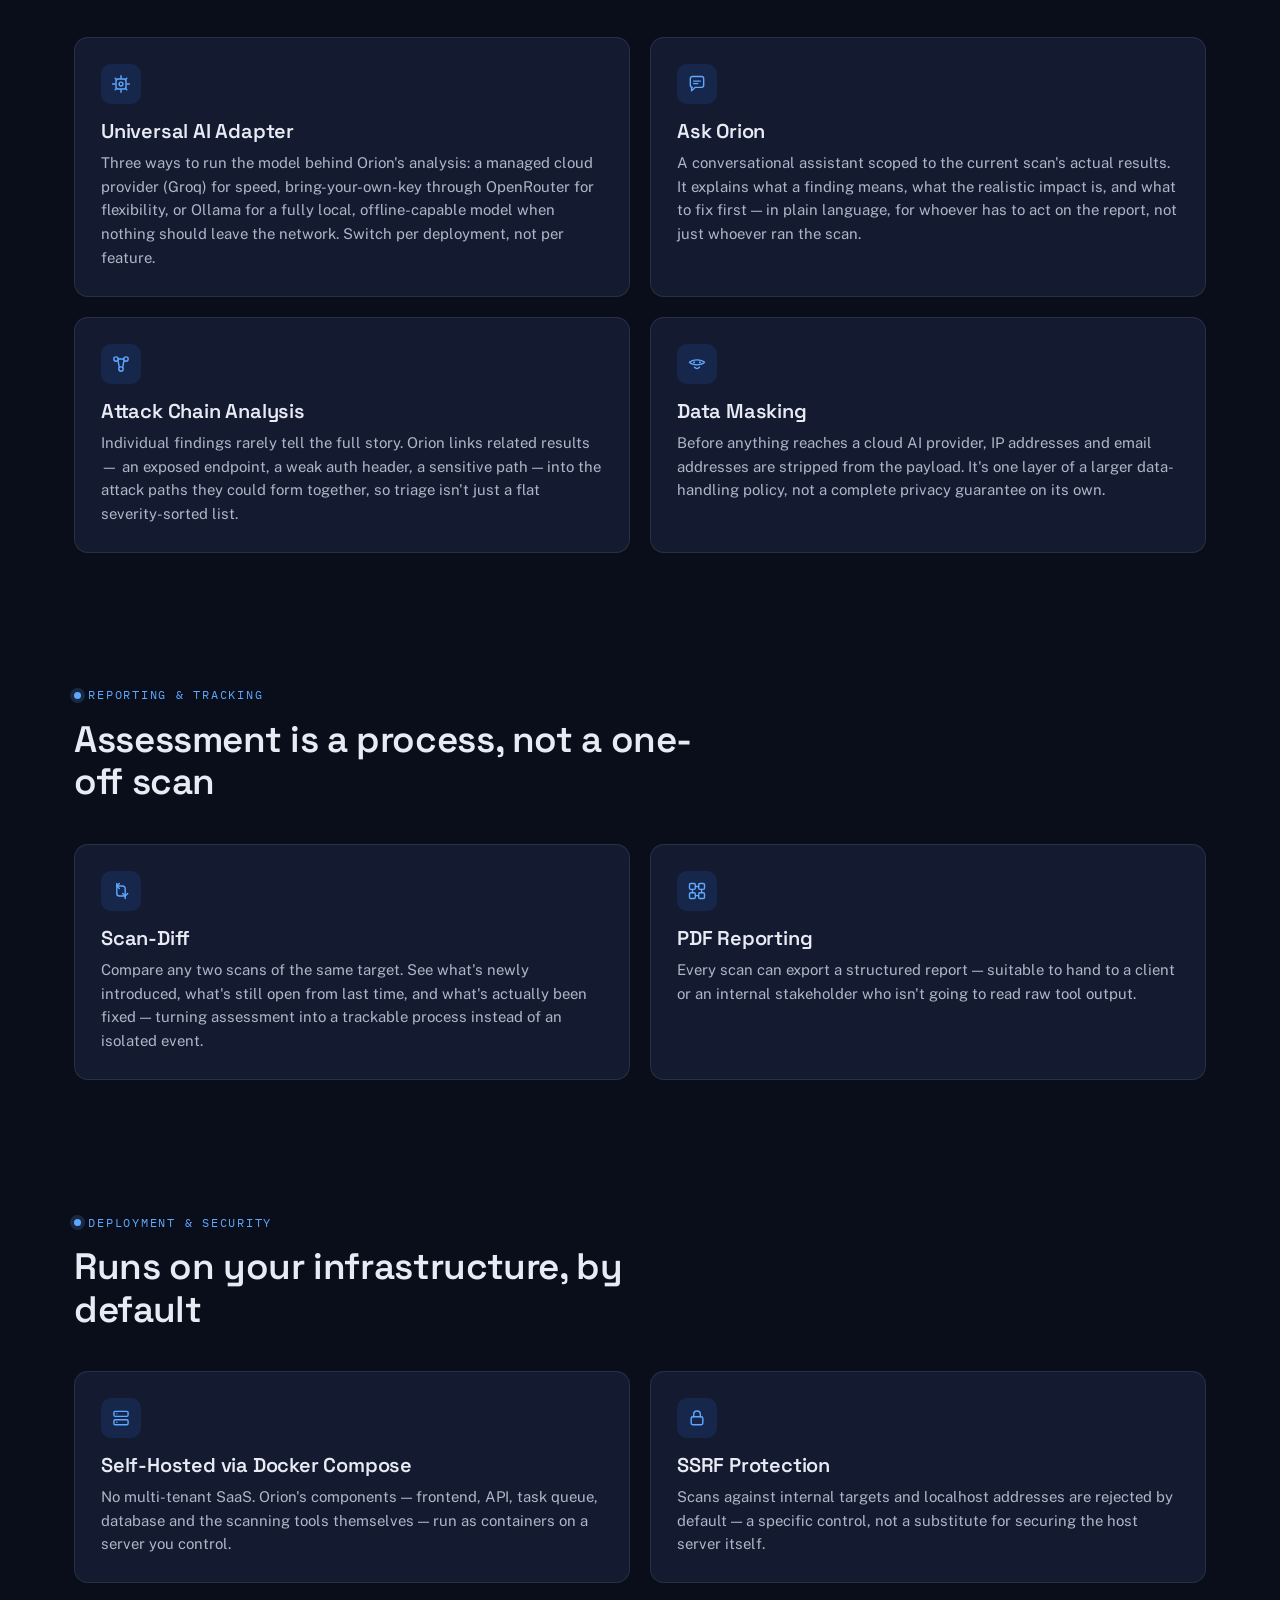
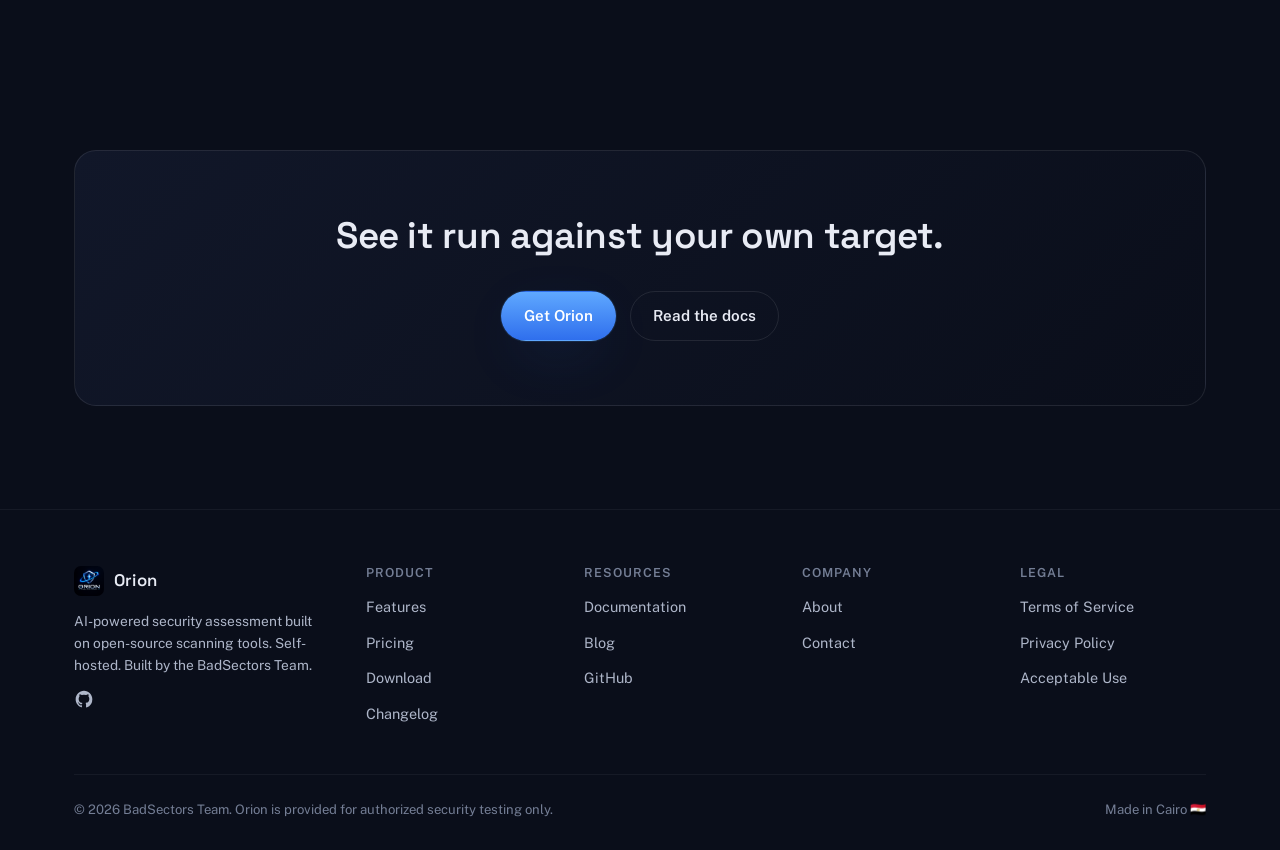
<file: features.html>
<!doctype html>
<html lang="en">
<head>
<meta charset="utf-8">
<meta name="viewport" content="width=device-width, initial-scale=1">
<title>Features — Orion</title>
<meta name="description" content="What Orion does: a unified scanning orchestrator, a multi-provider AI engine, attack-chain analysis, Scan-Diff tracking, and self-hosted deployment.">
<link rel="canonical" href="https://web.orion.ai/features.html">
<meta property="og:title" content="Orion — AI-Powered Security Assessment">
<meta property="og:description" content="Unified open-source scanning. AI-ranked results. Self-hosted by default.">
<meta property="og:type" content="website">
<meta property="og:image" content="https://web.orion.ai/assets/img/logo-512.png">
<meta name="twitter:card" content="summary_large_image">
<link rel="icon" type="image/png" sizes="32x32" href="./assets/img/favicon-32.png">
<link rel="icon" type="image/png" sizes="16x16" href="./assets/img/favicon-16.png">
<link rel="apple-touch-icon" href="./assets/img/apple-touch-icon.png">
<link rel="preconnect" href="https://fonts.googleapis.com">
<link rel="preconnect" href="https://fonts.gstatic.com" crossorigin>
<link href="https://fonts.googleapis.com/css2?family=Space+Grotesk:wght@500;600;700&family=Public+Sans:wght@400;500;600;700&family=IBM+Plex+Mono:wght@400;500&display=swap" rel="stylesheet">
<link rel="stylesheet" href="./assets/css/styles.css">

</head>
<body class="">

<nav class="nav">
  <div class="container">
    <a class="brand" href="./">
      <img src="./assets/img/orion-logo.png" alt="Orion">
      <span>Orion</span>
    </a>
    <ul class="nav-links">
      <li><a href="./features.html">Features</a></li>
      <li><a href="./pricing.html">Pricing</a></li>
      <li><a href="./docs.html">Docs</a></li>
      <li><a href="./blog/">Blog</a></li>
      <li><a href="./about.html">About</a></li>
    </ul>
    <div class="nav-cta">
      <a class="nav-gh" href="https://github.com/badsectors4u-arch/orion.ai" aria-label="Orion on GitHub" target="_blank" rel="noopener"><svg viewBox="0 0 24 24" fill="currentColor"><path d="M12 2C6.48 2 2 6.58 2 12.25c0 4.53 2.87 8.37 6.84 9.73.5.1.68-.22.68-.49 0-.24-.01-1.04-.01-1.88-2.78.62-3.37-1.21-3.37-1.21-.46-1.19-1.11-1.51-1.11-1.51-.9-.63.07-.62.07-.62 1 .07 1.53 1.05 1.53 1.05.89 1.57 2.34 1.12 2.91.86.09-.66.35-1.12.63-1.38-2.22-.26-4.56-1.14-4.56-5.07 0-1.12.39-2.04 1.03-2.76-.1-.26-.45-1.3.1-2.72 0 0 .84-.28 2.75 1.05a9.3 9.3 0 0 1 5 0c1.91-1.33 2.75-1.05 2.75-1.05.55 1.42.2 2.46.1 2.72.64.72 1.03 1.64 1.03 2.76 0 3.94-2.34 4.8-4.57 5.06.36.32.68.96.68 1.94 0 1.4-.01 2.53-.01 2.87 0 .27.18.6.69.49A10.26 10.26 0 0 0 22 12.25C22 6.58 17.52 2 12 2Z"/></svg></a>
      <a class="btn btn-ghost btn-sm" href="./docs.html">View Docs</a>
      <a class="btn btn-primary btn-sm" href="./download.html" data-coming-soon>Get Orion</a>
    </div>
    <button class="nav-toggle" aria-label="Toggle menu" aria-expanded="false"><svg viewBox="0 0 24 24" fill="none" stroke="currentColor" stroke-width="1.8" stroke-linecap="round"><path d="M4 7h16M4 12h16M4 17h16"/></svg></button>
  </div>
</nav>



<header class="page-head">
  <div class="container">
    <span class="eyebrow">Features</span>
    <h1>Everything Orion runs, in detail</h1>
    <p class="lede">Four layers: a scanning engine, an AI analysis layer, reporting &amp; tracking, and the deployment model underneath all of it.</p>
  </div>
</header>

<section class="section-tight">
  <div class="container">
    <div class="section-head left">
      <span class="eyebrow">Scanning Engine</span>
      <h2>Ten tools, one orchestrator</h2>
      <p>Each tool keeps doing exactly what it's good at. Orion's job is sequencing them against a target and normalizing what comes back.</p>
    </div>
    <div class="grid grid-3">
      <div class="card"><h3>Nmap</h3><p>Port and service discovery — the first pass against any target.</p></div>
      <div class="card"><h3>Nuclei</h3><p>Template-driven scanning for known CVEs and misconfigurations, kept current via regular template updates.</p></div>
      <div class="card"><h3>Httpx</h3><p>Probes discovered hosts for live HTTP services and captures response metadata.</p></div>
      <div class="card"><h3>Subfinder</h3><p>Passive subdomain enumeration to map the target's real attack surface.</p></div>
      <div class="card"><h3>Katana</h3><p>Crawls web applications to surface endpoints, parameters and hidden routes.</p></div>
      <div class="card"><h3>SQLMap</h3><p>Automated testing for SQL injection across discovered parameters.</p></div>
      <div class="card"><h3>FFUF</h3><p>Fast content discovery for hidden paths, files and directories.</p></div>
      <div class="card"><h3>Dalfox</h3><p>Focused XSS (Cross-Site Scripting) detection.</p></div>
      <div class="card"><h3>Arjun</h3><p>Finds hidden HTTP parameters that other tools miss.</p></div>
      <div class="card"><h3>WhatWeb</h3><p>Fingerprints the technologies powering each discovered web asset.</p></div>
    </div>
  </div>
</section>

<section class="section-tight">
  <div class="container">
    <div class="section-head left">
      <span class="eyebrow">AI Layer</span>
      <h2>Analysis that adapts to how you want to run it</h2>
    </div>
    <div class="grid grid-2">
      <div class="card">
        <div class="card-icon"><svg viewBox="0 0 24 24" fill="none" stroke="currentColor" stroke-width="1.7" stroke-linecap="round" stroke-linejoin="round"><rect x="6" y="6" width="12" height="12" rx="2.5"/><path d="M12 2v3M12 19v3M2 12h3M19 12h3M5 5l2 2M17 17l2 2M19 5l-2 2M7 17l-2 2"/><circle cx="12" cy="12" r="2.3"/></svg></div>
        <h3>Universal AI Adapter</h3>
        <p>Three ways to run the model behind Orion's analysis: a managed cloud provider (Groq) for speed, bring-your-own-key through OpenRouter for flexibility, or Ollama for a fully local, offline-capable model when nothing should leave the network. Switch per deployment, not per feature.</p>
      </div>
      <div class="card">
        <div class="card-icon"><svg viewBox="0 0 24 24" fill="none" stroke="currentColor" stroke-width="1.7" stroke-linecap="round" stroke-linejoin="round"><path d="M4 5.5A2.5 2.5 0 0 1 6.5 3h11A2.5 2.5 0 0 1 20 5.5v8A2.5 2.5 0 0 1 17.5 16H10l-4.5 4v-4H6.5A2.5 2.5 0 0 1 4 13.5v-8Z"/><path d="M8 8.5h8M8 11.5h5"/></svg></div>
        <h3>Ask Orion</h3>
        <p>A conversational assistant scoped to the current scan's actual results. It explains what a finding means, what the realistic impact is, and what to fix first — in plain language, for whoever has to act on the report, not just whoever ran the scan.</p>
      </div>
      <div class="card">
        <div class="card-icon"><svg viewBox="0 0 24 24" fill="none" stroke="currentColor" stroke-width="1.7" stroke-linecap="round" stroke-linejoin="round"><circle cx="6" cy="6" r="2.6"/><circle cx="18" cy="6" r="2.6"/><circle cx="12" cy="18" r="2.6"/><path d="M8.3 7.3 10 16M15.7 7.3 14 16M8.6 6h6.8"/></svg></div>
        <h3>Attack Chain Analysis</h3>
        <p>Individual findings rarely tell the full story. Orion links related results — an exposed endpoint, a weak auth header, a sensitive path — into the attack paths they could form together, so triage isn't just a flat severity-sorted list.</p>
      </div>
      <div class="card">
        <div class="card-icon"><svg viewBox="0 0 24 24" fill="none" stroke="currentColor" stroke-width="1.7" stroke-linecap="round" stroke-linejoin="round"><path d="M3 10c2-2 5-3 9-3s7 1 9 3c-2 2-5 3-9 3s-7-1-9-3Z"/><circle cx="8.5" cy="10" r="1.2" fill="currentColor" stroke="none"/><circle cx="15.5" cy="10" r="1.2" fill="currentColor" stroke="none"/><path d="M9 16c1 1 2 1.5 3 1.5s2-.5 3-1.5"/></svg></div>
        <h3>Data Masking</h3>
        <p>Before anything reaches a cloud AI provider, IP addresses and email addresses are stripped from the payload. It's one layer of a larger data-handling policy, not a complete privacy guarantee on its own.</p>
      </div>
    </div>
  </div>
</section>

<section class="section-tight">
  <div class="container">
    <div class="section-head left">
      <span class="eyebrow">Reporting &amp; Tracking</span>
      <h2>Assessment is a process, not a one-off scan</h2>
    </div>
    <div class="grid grid-2">
      <div class="card">
        <div class="card-icon"><svg viewBox="0 0 24 24" fill="none" stroke="currentColor" stroke-width="1.7" stroke-linecap="round" stroke-linejoin="round"><path d="M7 3v12a3 3 0 0 0 3 3h7"/><path d="M14 15l3 3 3-3"/><path d="M17 21V9a3 3 0 0 0-3-3H7"/><path d="M10 3 7 6l3 3"/></svg></div>
        <h3>Scan-Diff</h3>
        <p>Compare any two scans of the same target. See what's newly introduced, what's still open from last time, and what's actually been fixed — turning assessment into a trackable process instead of an isolated event.</p>
      </div>
      <div class="card">
        <div class="card-icon"><svg viewBox="0 0 24 24" fill="none" stroke="currentColor" stroke-width="1.7" stroke-linecap="round" stroke-linejoin="round"><rect x="3" y="3" width="7" height="7" rx="1.5"/><rect x="14" y="3" width="7" height="7" rx="1.5"/><rect x="3" y="14" width="7" height="7" rx="1.5"/><rect x="14" y="14" width="7" height="7" rx="1.5"/><path d="M10 6.5h4M6.5 10v4M17.5 10v4M10 17.5h4"/></svg></div>
        <h3>PDF Reporting</h3>
        <p>Every scan can export a structured report — suitable to hand to a client or an internal stakeholder who isn't going to read raw tool output.</p>
      </div>
    </div>
  </div>
</section>

<section class="section-tight">
  <div class="container">
    <div class="section-head left">
      <span class="eyebrow">Deployment &amp; Security</span>
      <h2>Runs on your infrastructure, by default</h2>
    </div>
    <div class="grid grid-2">
      <div class="card">
        <div class="card-icon"><svg viewBox="0 0 24 24" fill="none" stroke="currentColor" stroke-width="1.7" stroke-linecap="round" stroke-linejoin="round"><rect x="3.5" y="4" width="17" height="6" rx="1.5"/><rect x="3.5" y="14" width="17" height="6" rx="1.5"/><path d="M7 7h.01M7 17h.01"/></svg></div>
        <h3>Self-Hosted via Docker Compose</h3>
        <p>No multi-tenant SaaS. Orion's components — frontend, API, task queue, database and the scanning tools themselves — run as containers on a server you control.</p>
      </div>
      <div class="card">
        <div class="card-icon"><svg viewBox="0 0 24 24" fill="none" stroke="currentColor" stroke-width="1.7" stroke-linecap="round" stroke-linejoin="round"><rect x="5" y="10.5" width="14" height="9.5" rx="2"/><path d="M8 10.5V7.5a4 4 0 0 1 8 0v3"/></svg></div>
        <h3>SSRF Protection</h3>
        <p>Scans against internal targets and localhost addresses are rejected by default — a specific control, not a substitute for securing the host server itself.</p>
      </div>
    </div>
  </div>
</section>

<section class="section">
  <div class="container">
    <div class="cta-band">
      <h2>See it run against your own target.</h2>
      <div class="hero-cta">
        <a class="btn btn-primary" href="./download.html" data-coming-soon>Get Orion</a>
        <a class="btn btn-ghost" href="./docs.html">Read the docs</a>
      </div>
    </div>
  </div>
</section>



<footer class="site-footer">
  <div class="container">
    <div class="footer-grid">
      <div class="footer-brand">
        <a class="brand" href="./" style="margin-bottom:14px;">
          <img src="./assets/img/orion-logo.png" alt="Orion">
          <span>Orion</span>
        </a>
        <p>AI-powered security assessment built on open-source scanning tools. Self-hosted. Built by the BadSectors Team.</p>
        <a class="nav-gh" href="https://github.com/badsectors4u-arch/orion.ai" target="_blank" rel="noopener" aria-label="Orion on GitHub"><svg viewBox="0 0 24 24" fill="currentColor"><path d="M12 2C6.48 2 2 6.58 2 12.25c0 4.53 2.87 8.37 6.84 9.73.5.1.68-.22.68-.49 0-.24-.01-1.04-.01-1.88-2.78.62-3.37-1.21-3.37-1.21-.46-1.19-1.11-1.51-1.11-1.51-.9-.63.07-.62.07-.62 1 .07 1.53 1.05 1.53 1.05.89 1.57 2.34 1.12 2.91.86.09-.66.35-1.12.63-1.38-2.22-.26-4.56-1.14-4.56-5.07 0-1.12.39-2.04 1.03-2.76-.1-.26-.45-1.3.1-2.72 0 0 .84-.28 2.75 1.05a9.3 9.3 0 0 1 5 0c1.91-1.33 2.75-1.05 2.75-1.05.55 1.42.2 2.46.1 2.72.64.72 1.03 1.64 1.03 2.76 0 3.94-2.34 4.8-4.57 5.06.36.32.68.96.68 1.94 0 1.4-.01 2.53-.01 2.87 0 .27.18.6.69.49A10.26 10.26 0 0 0 22 12.25C22 6.58 17.52 2 12 2Z"/></svg></a>
      </div>
      <div class="footer-col">
        <h4>Product</h4>
        <ul>
          <li><a href="./features.html">Features</a></li>
          <li><a href="./pricing.html">Pricing</a></li>
          <li><a href="./download.html">Download</a></li>
          <li><a href="./changelog.html">Changelog</a></li>
        </ul>
      </div>
      <div class="footer-col">
        <h4>Resources</h4>
        <ul>
          <li><a href="./docs.html">Documentation</a></li>
          <li><a href="./blog/">Blog</a></li>
          <li><a href="https://github.com/badsectors4u-arch/orion.ai" target="_blank" rel="noopener">GitHub</a></li>
        </ul>
      </div>
      <div class="footer-col">
        <h4>Company</h4>
        <ul>
          <li><a href="./about.html">About</a></li>
          <li><a href="./contact.html">Contact</a></li>
        </ul>
      </div>
      <div class="footer-col">
        <h4>Legal</h4>
        <ul>
          <li><a href="./legal/terms.html">Terms of Service</a></li>
          <li><a href="./legal/privacy.html">Privacy Policy</a></li>
          <li><a href="./legal/acceptable-use.html">Acceptable Use</a></li>
        </ul>
      </div>
    </div>
    <div class="footer-bottom">
      <small>&copy; <span data-year></span> BadSectors Team. Orion is provided for authorized security testing only.</small>
      <small>Made in Cairo 🇪🇬</small>
    </div>
  </div>
</footer>

<div class="modal-overlay" id="coming-soon-modal" role="dialog" aria-modal="true" aria-labelledby="modal-title">
  <div class="modal">
    <button class="modal-close" data-modal-close aria-label="Close"><svg viewBox="0 0 24 24" fill="none" stroke="currentColor" stroke-width="1.8" stroke-linecap="round"><path d="M5 5l14 14M19 5 5 19"/></svg></button>
    <div class="modal-badge"><svg viewBox="0 0 24 24" fill="none" stroke="currentColor" stroke-width="1.7" stroke-linecap="round" stroke-linejoin="round"><circle cx="12" cy="12" r="9"/><path d="M12 7v5l3.2 2"/></svg></div>
    <h3 id="modal-title">Orion isn't public yet</h3>
    <p>The desktop app and licensing flow are still in development. Star the repo or watch releases to get notified the moment downloads open.</p>
    <div class="modal-actions">
      <a class="btn btn-primary btn-block" href="https://github.com/badsectors4u-arch/orion.ai" target="_blank" rel="noopener"><svg viewBox="0 0 24 24" fill="currentColor"><path d="M12 2.5 14.6 9l6.9.5-5.3 4.5 1.7 6.6L12 17.3 6.1 20.6l1.7-6.6L2.5 9.5 9.4 9 12 2.5Z"/></svg> Star on GitHub</a>
      <button class="btn btn-ghost btn-block" data-modal-close>Maybe later</button>
    </div>
  </div>
</div>

<script src="./assets/js/main.js"></script>

</body>
</html>
</file>
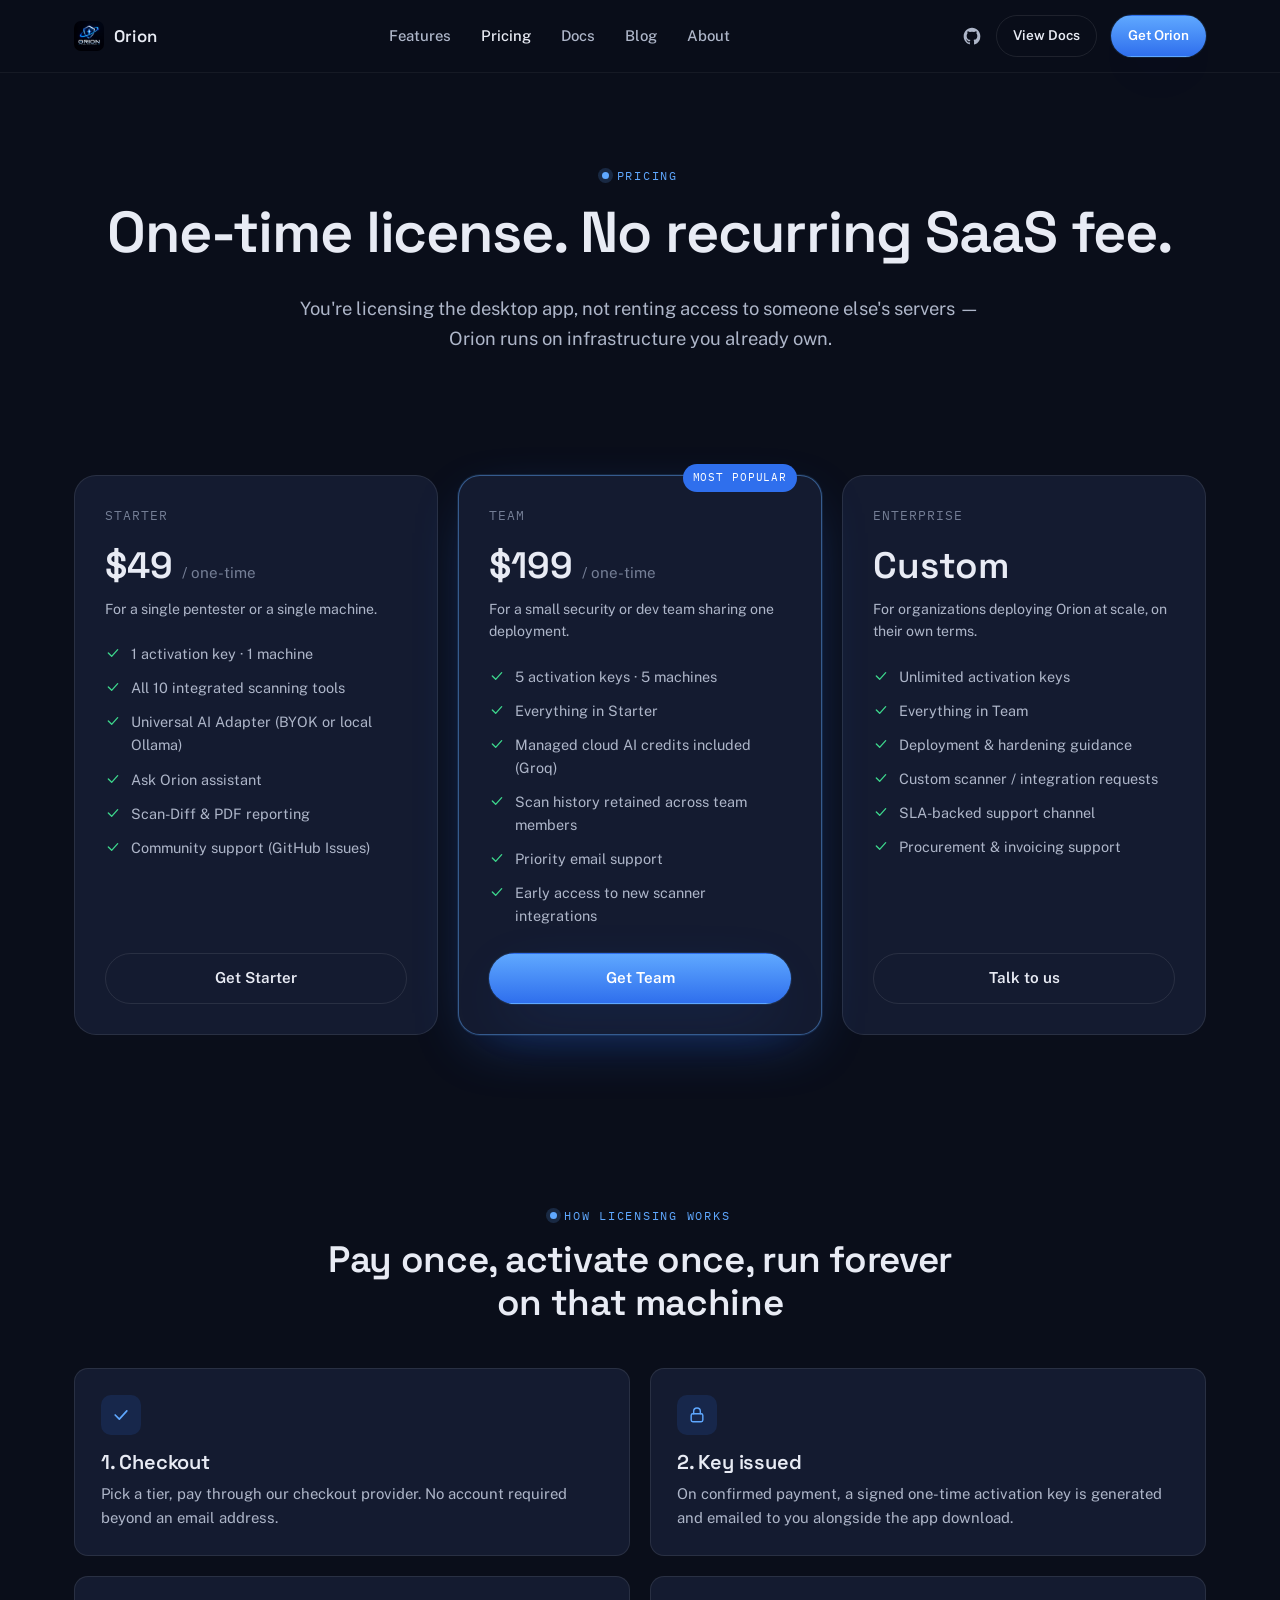
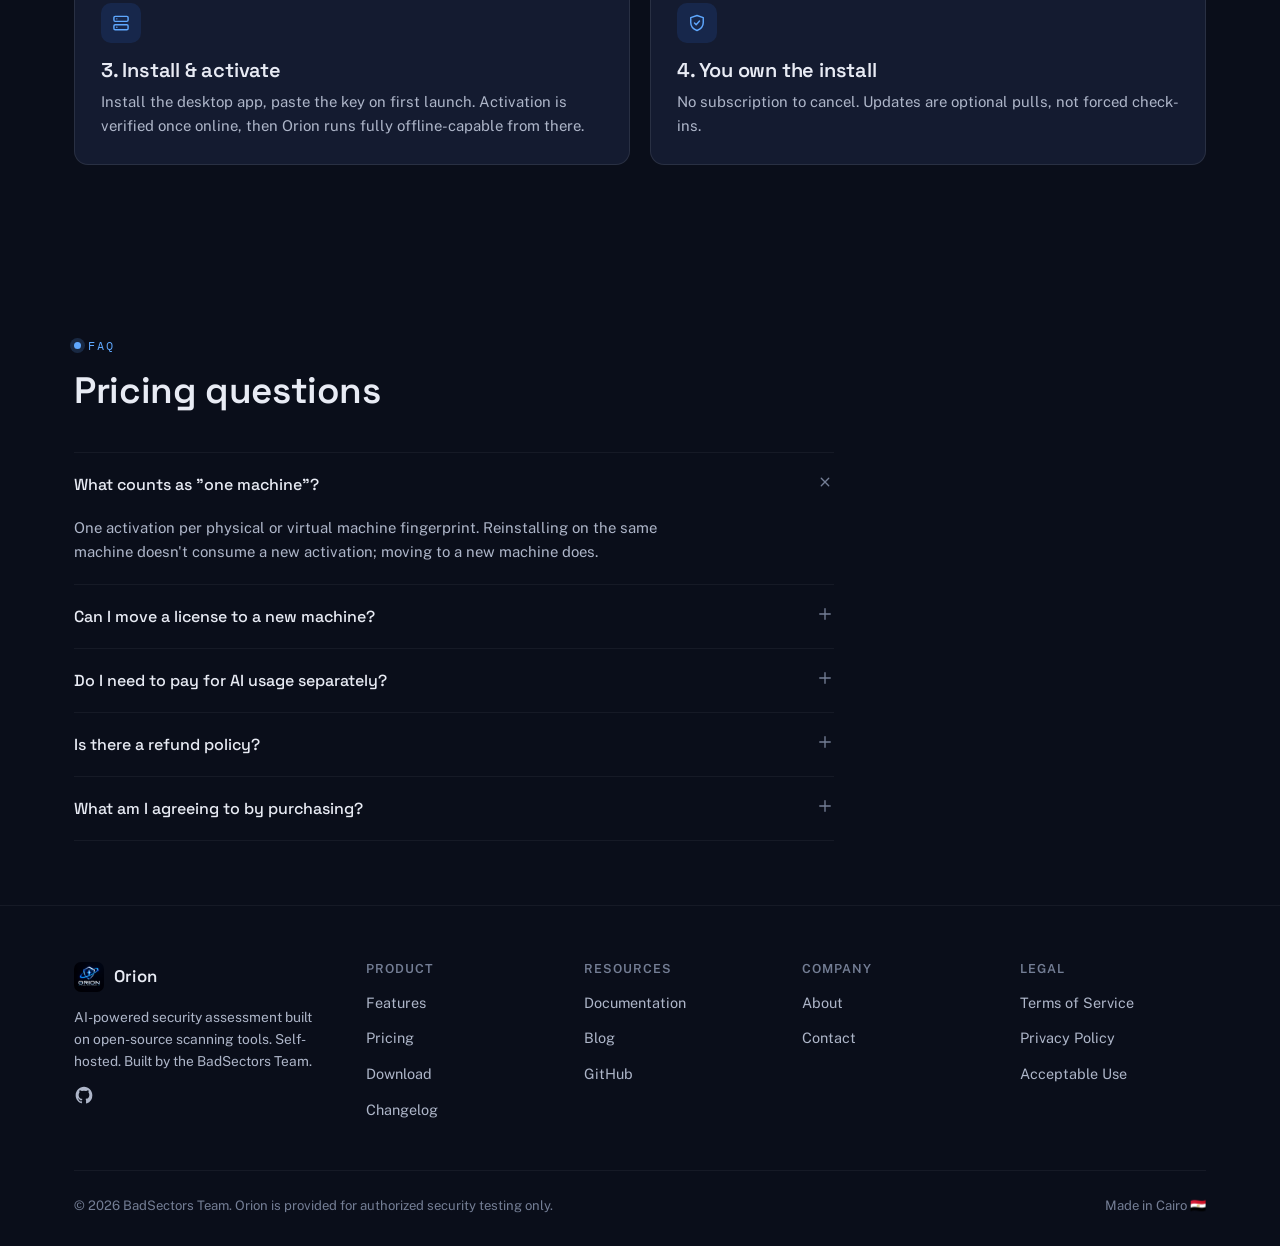
<file: pricing.html>
<!doctype html>
<html lang="en">
<head>
<meta charset="utf-8">
<meta name="viewport" content="width=device-width, initial-scale=1">
<title>Pricing — Orion</title>
<meta name="description" content="Orion license tiers: Starter for a single machine, Team for shared use, Enterprise for custom deployments.">
<link rel="canonical" href="https://web.orion.ai/pricing.html">
<meta property="og:title" content="Orion — AI-Powered Security Assessment">
<meta property="og:description" content="Unified open-source scanning. AI-ranked results. Self-hosted by default.">
<meta property="og:type" content="website">
<meta property="og:image" content="https://web.orion.ai/assets/img/logo-512.png">
<meta name="twitter:card" content="summary_large_image">
<link rel="icon" type="image/png" sizes="32x32" href="./assets/img/favicon-32.png">
<link rel="icon" type="image/png" sizes="16x16" href="./assets/img/favicon-16.png">
<link rel="apple-touch-icon" href="./assets/img/apple-touch-icon.png">
<link rel="preconnect" href="https://fonts.googleapis.com">
<link rel="preconnect" href="https://fonts.gstatic.com" crossorigin>
<link href="https://fonts.googleapis.com/css2?family=Space+Grotesk:wght@500;600;700&family=Public+Sans:wght@400;500;600;700&family=IBM+Plex+Mono:wght@400;500&display=swap" rel="stylesheet">
<link rel="stylesheet" href="./assets/css/styles.css">

</head>
<body class="">

<nav class="nav">
  <div class="container">
    <a class="brand" href="./">
      <img src="./assets/img/orion-logo.png" alt="Orion">
      <span>Orion</span>
    </a>
    <ul class="nav-links">
      <li><a href="./features.html">Features</a></li>
      <li><a href="./pricing.html">Pricing</a></li>
      <li><a href="./docs.html">Docs</a></li>
      <li><a href="./blog/">Blog</a></li>
      <li><a href="./about.html">About</a></li>
    </ul>
    <div class="nav-cta">
      <a class="nav-gh" href="https://github.com/badsectors4u-arch/orion.ai" aria-label="Orion on GitHub" target="_blank" rel="noopener"><svg viewBox="0 0 24 24" fill="currentColor"><path d="M12 2C6.48 2 2 6.58 2 12.25c0 4.53 2.87 8.37 6.84 9.73.5.1.68-.22.68-.49 0-.24-.01-1.04-.01-1.88-2.78.62-3.37-1.21-3.37-1.21-.46-1.19-1.11-1.51-1.11-1.51-.9-.63.07-.62.07-.62 1 .07 1.53 1.05 1.53 1.05.89 1.57 2.34 1.12 2.91.86.09-.66.35-1.12.63-1.38-2.22-.26-4.56-1.14-4.56-5.07 0-1.12.39-2.04 1.03-2.76-.1-.26-.45-1.3.1-2.72 0 0 .84-.28 2.75 1.05a9.3 9.3 0 0 1 5 0c1.91-1.33 2.75-1.05 2.75-1.05.55 1.42.2 2.46.1 2.72.64.72 1.03 1.64 1.03 2.76 0 3.94-2.34 4.8-4.57 5.06.36.32.68.96.68 1.94 0 1.4-.01 2.53-.01 2.87 0 .27.18.6.69.49A10.26 10.26 0 0 0 22 12.25C22 6.58 17.52 2 12 2Z"/></svg></a>
      <a class="btn btn-ghost btn-sm" href="./docs.html">View Docs</a>
      <a class="btn btn-primary btn-sm" href="./download.html" data-coming-soon>Get Orion</a>
    </div>
    <button class="nav-toggle" aria-label="Toggle menu" aria-expanded="false"><svg viewBox="0 0 24 24" fill="none" stroke="currentColor" stroke-width="1.8" stroke-linecap="round"><path d="M4 7h16M4 12h16M4 17h16"/></svg></button>
  </div>
</nav>



<header class="page-head">
  <div class="container text-center">
    <span class="eyebrow">Pricing</span>
    <h1 style="max-width:none;">One-time license. No recurring SaaS fee.</h1>
    <p class="lede" style="margin-inline:auto;">You're licensing the desktop app, not renting access to someone else's servers — Orion runs on infrastructure you already own.</p>
  </div>
</header>

<section class="section-tight">
  <div class="container">
    <div class="price-grid">
      <div class="price-card">
        <div class="price-tier">Starter</div>
        <div class="price-amount">$49 <small>/ one-time</small></div>
        <p class="price-desc">For a single pentester or a single machine.</p>
        <ul class="price-list">
          <li><svg viewBox="0 0 24 24" fill="none" stroke="currentColor" stroke-width="2" stroke-linecap="round" stroke-linejoin="round"><path d="m5 12 5 5 9-10"/></svg> 1 activation key · 1 machine</li>
          <li><svg viewBox="0 0 24 24" fill="none" stroke="currentColor" stroke-width="2" stroke-linecap="round" stroke-linejoin="round"><path d="m5 12 5 5 9-10"/></svg> All 10 integrated scanning tools</li>
          <li><svg viewBox="0 0 24 24" fill="none" stroke="currentColor" stroke-width="2" stroke-linecap="round" stroke-linejoin="round"><path d="m5 12 5 5 9-10"/></svg> Universal AI Adapter (BYOK or local Ollama)</li>
          <li><svg viewBox="0 0 24 24" fill="none" stroke="currentColor" stroke-width="2" stroke-linecap="round" stroke-linejoin="round"><path d="m5 12 5 5 9-10"/></svg> Ask Orion assistant</li>
          <li><svg viewBox="0 0 24 24" fill="none" stroke="currentColor" stroke-width="2" stroke-linecap="round" stroke-linejoin="round"><path d="m5 12 5 5 9-10"/></svg> Scan-Diff &amp; PDF reporting</li>
          <li><svg viewBox="0 0 24 24" fill="none" stroke="currentColor" stroke-width="2" stroke-linecap="round" stroke-linejoin="round"><path d="m5 12 5 5 9-10"/></svg> Community support (GitHub Issues)</li>
        </ul>
        <a class="btn btn-ghost btn-block" href="./download.html" data-coming-soon>Get Starter</a>
      </div>

      <div class="price-card is-featured">
        <div class="price-tier">Team</div>
        <div class="price-amount">$199 <small>/ one-time</small></div>
        <p class="price-desc">For a small security or dev team sharing one deployment.</p>
        <ul class="price-list">
          <li><svg viewBox="0 0 24 24" fill="none" stroke="currentColor" stroke-width="2" stroke-linecap="round" stroke-linejoin="round"><path d="m5 12 5 5 9-10"/></svg> 5 activation keys · 5 machines</li>
          <li><svg viewBox="0 0 24 24" fill="none" stroke="currentColor" stroke-width="2" stroke-linecap="round" stroke-linejoin="round"><path d="m5 12 5 5 9-10"/></svg> Everything in Starter</li>
          <li><svg viewBox="0 0 24 24" fill="none" stroke="currentColor" stroke-width="2" stroke-linecap="round" stroke-linejoin="round"><path d="m5 12 5 5 9-10"/></svg> Managed cloud AI credits included (Groq)</li>
          <li><svg viewBox="0 0 24 24" fill="none" stroke="currentColor" stroke-width="2" stroke-linecap="round" stroke-linejoin="round"><path d="m5 12 5 5 9-10"/></svg> Scan history retained across team members</li>
          <li><svg viewBox="0 0 24 24" fill="none" stroke="currentColor" stroke-width="2" stroke-linecap="round" stroke-linejoin="round"><path d="m5 12 5 5 9-10"/></svg> Priority email support</li>
          <li><svg viewBox="0 0 24 24" fill="none" stroke="currentColor" stroke-width="2" stroke-linecap="round" stroke-linejoin="round"><path d="m5 12 5 5 9-10"/></svg> Early access to new scanner integrations</li>
        </ul>
        <a class="btn btn-primary btn-block" href="./download.html" data-coming-soon>Get Team</a>
      </div>

      <div class="price-card">
        <div class="price-tier">Enterprise</div>
        <div class="price-amount">Custom</div>
        <p class="price-desc">For organizations deploying Orion at scale, on their own terms.</p>
        <ul class="price-list">
          <li><svg viewBox="0 0 24 24" fill="none" stroke="currentColor" stroke-width="2" stroke-linecap="round" stroke-linejoin="round"><path d="m5 12 5 5 9-10"/></svg> Unlimited activation keys</li>
          <li><svg viewBox="0 0 24 24" fill="none" stroke="currentColor" stroke-width="2" stroke-linecap="round" stroke-linejoin="round"><path d="m5 12 5 5 9-10"/></svg> Everything in Team</li>
          <li><svg viewBox="0 0 24 24" fill="none" stroke="currentColor" stroke-width="2" stroke-linecap="round" stroke-linejoin="round"><path d="m5 12 5 5 9-10"/></svg> Deployment &amp; hardening guidance</li>
          <li><svg viewBox="0 0 24 24" fill="none" stroke="currentColor" stroke-width="2" stroke-linecap="round" stroke-linejoin="round"><path d="m5 12 5 5 9-10"/></svg> Custom scanner / integration requests</li>
          <li><svg viewBox="0 0 24 24" fill="none" stroke="currentColor" stroke-width="2" stroke-linecap="round" stroke-linejoin="round"><path d="m5 12 5 5 9-10"/></svg> SLA-backed support channel</li>
          <li><svg viewBox="0 0 24 24" fill="none" stroke="currentColor" stroke-width="2" stroke-linecap="round" stroke-linejoin="round"><path d="m5 12 5 5 9-10"/></svg> Procurement &amp; invoicing support</li>
        </ul>
        <a class="btn btn-ghost btn-block" href="./contact.html">Talk to us</a>
      </div>
    </div>
  </div>
</section>

<section class="section">
  <div class="container">
    <div class="section-head">
      <span class="eyebrow">How licensing works</span>
      <h2>Pay once, activate once, run forever on that machine</h2>
    </div>
    <div class="grid grid-2">
      <div class="card">
        <div class="card-icon"><svg viewBox="0 0 24 24" fill="none" stroke="currentColor" stroke-width="2" stroke-linecap="round" stroke-linejoin="round"><path d="m5 12 5 5 9-10"/></svg></div>
        <h3>1. Checkout</h3>
        <p>Pick a tier, pay through our checkout provider. No account required beyond an email address.</p>
      </div>
      <div class="card">
        <div class="card-icon"><svg viewBox="0 0 24 24" fill="none" stroke="currentColor" stroke-width="1.7" stroke-linecap="round" stroke-linejoin="round"><rect x="5" y="10.5" width="14" height="9.5" rx="2"/><path d="M8 10.5V7.5a4 4 0 0 1 8 0v3"/></svg></div>
        <h3>2. Key issued</h3>
        <p>On confirmed payment, a signed one-time activation key is generated and emailed to you alongside the app download.</p>
      </div>
      <div class="card">
        <div class="card-icon"><svg viewBox="0 0 24 24" fill="none" stroke="currentColor" stroke-width="1.7" stroke-linecap="round" stroke-linejoin="round"><rect x="3.5" y="4" width="17" height="6" rx="1.5"/><rect x="3.5" y="14" width="17" height="6" rx="1.5"/><path d="M7 7h.01M7 17h.01"/></svg></div>
        <h3>3. Install &amp; activate</h3>
        <p>Install the desktop app, paste the key on first launch. Activation is verified once online, then Orion runs fully offline-capable from there.</p>
      </div>
      <div class="card">
        <div class="card-icon"><svg viewBox="0 0 24 24" fill="none" stroke="currentColor" stroke-width="1.7" stroke-linecap="round" stroke-linejoin="round"><path d="M12 3 4.5 5.5v6c0 5 3.3 8 7.5 9.5 4.2-1.5 7.5-4.5 7.5-9.5v-6L12 3Z"/><path d="m9 12 2 2 4-4.5"/></svg></div>
        <h3>4. You own the install</h3>
        <p>No subscription to cancel. Updates are optional pulls, not forced check-ins.</p>
      </div>
    </div>
  </div>
</section>

<section class="section-tight">
  <div class="container">
    <div class="section-head left">
      <span class="eyebrow">FAQ</span>
      <h2>Pricing questions</h2>
    </div>
    <div class="faq-list" style="max-width:760px;">
      <div class="faq-item open">
        <button class="faq-q">What counts as "one machine"?<span><svg viewBox="0 0 24 24" fill="none" stroke="currentColor" stroke-width="1.8" stroke-linecap="round" stroke-linejoin="round"><path d="M12 5v14M5 12h14"/></svg></span></button>
        <div class="faq-a"><div class="faq-a-inner">One activation per physical or virtual machine fingerprint. Reinstalling on the same machine doesn't consume a new activation; moving to a new machine does.</div></div>
      </div>
      <div class="faq-item">
        <button class="faq-q">Can I move a license to a new machine?<span><svg viewBox="0 0 24 24" fill="none" stroke="currentColor" stroke-width="1.8" stroke-linecap="round" stroke-linejoin="round"><path d="M12 5v14M5 12h14"/></svg></span></button>
        <div class="faq-a"><div class="faq-a-inner">Yes — contact support for a one-time activation reset per license.</div></div>
      </div>
      <div class="faq-item">
        <button class="faq-q">Do I need to pay for AI usage separately?<span><svg viewBox="0 0 24 24" fill="none" stroke="currentColor" stroke-width="1.8" stroke-linecap="round" stroke-linejoin="round"><path d="M12 5v14M5 12h14"/></svg></span></button>
        <div class="faq-a"><div class="faq-a-inner">Not if you bring your own API key or run a local Ollama model — that cost is yours to manage directly. Team tier includes bundled cloud AI credits.</div></div>
      </div>
      <div class="faq-item">
        <button class="faq-q">Is there a refund policy?<span><svg viewBox="0 0 24 24" fill="none" stroke="currentColor" stroke-width="1.8" stroke-linecap="round" stroke-linejoin="round"><path d="M12 5v14M5 12h14"/></svg></span></button>
        <div class="faq-a"><div class="faq-a-inner">Yes, see our <a href="./legal/terms.html">Terms of Service</a> for the refund window and conditions.</div></div>
      </div>
      <div class="faq-item">
        <button class="faq-q">What am I agreeing to by purchasing?<span><svg viewBox="0 0 24 24" fill="none" stroke="currentColor" stroke-width="1.8" stroke-linecap="round" stroke-linejoin="round"><path d="M12 5v14M5 12h14"/></svg></span></button>
        <div class="faq-a"><div class="faq-a-inner">That you'll only use Orion against systems you're authorized to test. See our <a href="./legal/acceptable-use.html">Acceptable Use Policy</a>.</div></div>
      </div>
    </div>
  </div>
</section>



<footer class="site-footer">
  <div class="container">
    <div class="footer-grid">
      <div class="footer-brand">
        <a class="brand" href="./" style="margin-bottom:14px;">
          <img src="./assets/img/orion-logo.png" alt="Orion">
          <span>Orion</span>
        </a>
        <p>AI-powered security assessment built on open-source scanning tools. Self-hosted. Built by the BadSectors Team.</p>
        <a class="nav-gh" href="https://github.com/badsectors4u-arch/orion.ai" target="_blank" rel="noopener" aria-label="Orion on GitHub"><svg viewBox="0 0 24 24" fill="currentColor"><path d="M12 2C6.48 2 2 6.58 2 12.25c0 4.53 2.87 8.37 6.84 9.73.5.1.68-.22.68-.49 0-.24-.01-1.04-.01-1.88-2.78.62-3.37-1.21-3.37-1.21-.46-1.19-1.11-1.51-1.11-1.51-.9-.63.07-.62.07-.62 1 .07 1.53 1.05 1.53 1.05.89 1.57 2.34 1.12 2.91.86.09-.66.35-1.12.63-1.38-2.22-.26-4.56-1.14-4.56-5.07 0-1.12.39-2.04 1.03-2.76-.1-.26-.45-1.3.1-2.72 0 0 .84-.28 2.75 1.05a9.3 9.3 0 0 1 5 0c1.91-1.33 2.75-1.05 2.75-1.05.55 1.42.2 2.46.1 2.72.64.72 1.03 1.64 1.03 2.76 0 3.94-2.34 4.8-4.57 5.06.36.32.68.96.68 1.94 0 1.4-.01 2.53-.01 2.87 0 .27.18.6.69.49A10.26 10.26 0 0 0 22 12.25C22 6.58 17.52 2 12 2Z"/></svg></a>
      </div>
      <div class="footer-col">
        <h4>Product</h4>
        <ul>
          <li><a href="./features.html">Features</a></li>
          <li><a href="./pricing.html">Pricing</a></li>
          <li><a href="./download.html">Download</a></li>
          <li><a href="./changelog.html">Changelog</a></li>
        </ul>
      </div>
      <div class="footer-col">
        <h4>Resources</h4>
        <ul>
          <li><a href="./docs.html">Documentation</a></li>
          <li><a href="./blog/">Blog</a></li>
          <li><a href="https://github.com/badsectors4u-arch/orion.ai" target="_blank" rel="noopener">GitHub</a></li>
        </ul>
      </div>
      <div class="footer-col">
        <h4>Company</h4>
        <ul>
          <li><a href="./about.html">About</a></li>
          <li><a href="./contact.html">Contact</a></li>
        </ul>
      </div>
      <div class="footer-col">
        <h4>Legal</h4>
        <ul>
          <li><a href="./legal/terms.html">Terms of Service</a></li>
          <li><a href="./legal/privacy.html">Privacy Policy</a></li>
          <li><a href="./legal/acceptable-use.html">Acceptable Use</a></li>
        </ul>
      </div>
    </div>
    <div class="footer-bottom">
      <small>&copy; <span data-year></span> BadSectors Team. Orion is provided for authorized security testing only.</small>
      <small>Made in Cairo 🇪🇬</small>
    </div>
  </div>
</footer>

<div class="modal-overlay" id="coming-soon-modal" role="dialog" aria-modal="true" aria-labelledby="modal-title">
  <div class="modal">
    <button class="modal-close" data-modal-close aria-label="Close"><svg viewBox="0 0 24 24" fill="none" stroke="currentColor" stroke-width="1.8" stroke-linecap="round"><path d="M5 5l14 14M19 5 5 19"/></svg></button>
    <div class="modal-badge"><svg viewBox="0 0 24 24" fill="none" stroke="currentColor" stroke-width="1.7" stroke-linecap="round" stroke-linejoin="round"><circle cx="12" cy="12" r="9"/><path d="M12 7v5l3.2 2"/></svg></div>
    <h3 id="modal-title">Orion isn't public yet</h3>
    <p>The desktop app and licensing flow are still in development. Star the repo or watch releases to get notified the moment downloads open.</p>
    <div class="modal-actions">
      <a class="btn btn-primary btn-block" href="https://github.com/badsectors4u-arch/orion.ai" target="_blank" rel="noopener"><svg viewBox="0 0 24 24" fill="currentColor"><path d="M12 2.5 14.6 9l6.9.5-5.3 4.5 1.7 6.6L12 17.3 6.1 20.6l1.7-6.6L2.5 9.5 9.4 9 12 2.5Z"/></svg> Star on GitHub</a>
      <button class="btn btn-ghost btn-block" data-modal-close>Maybe later</button>
    </div>
  </div>
</div>

<script src="./assets/js/main.js"></script>

</body>
</html>
</file>
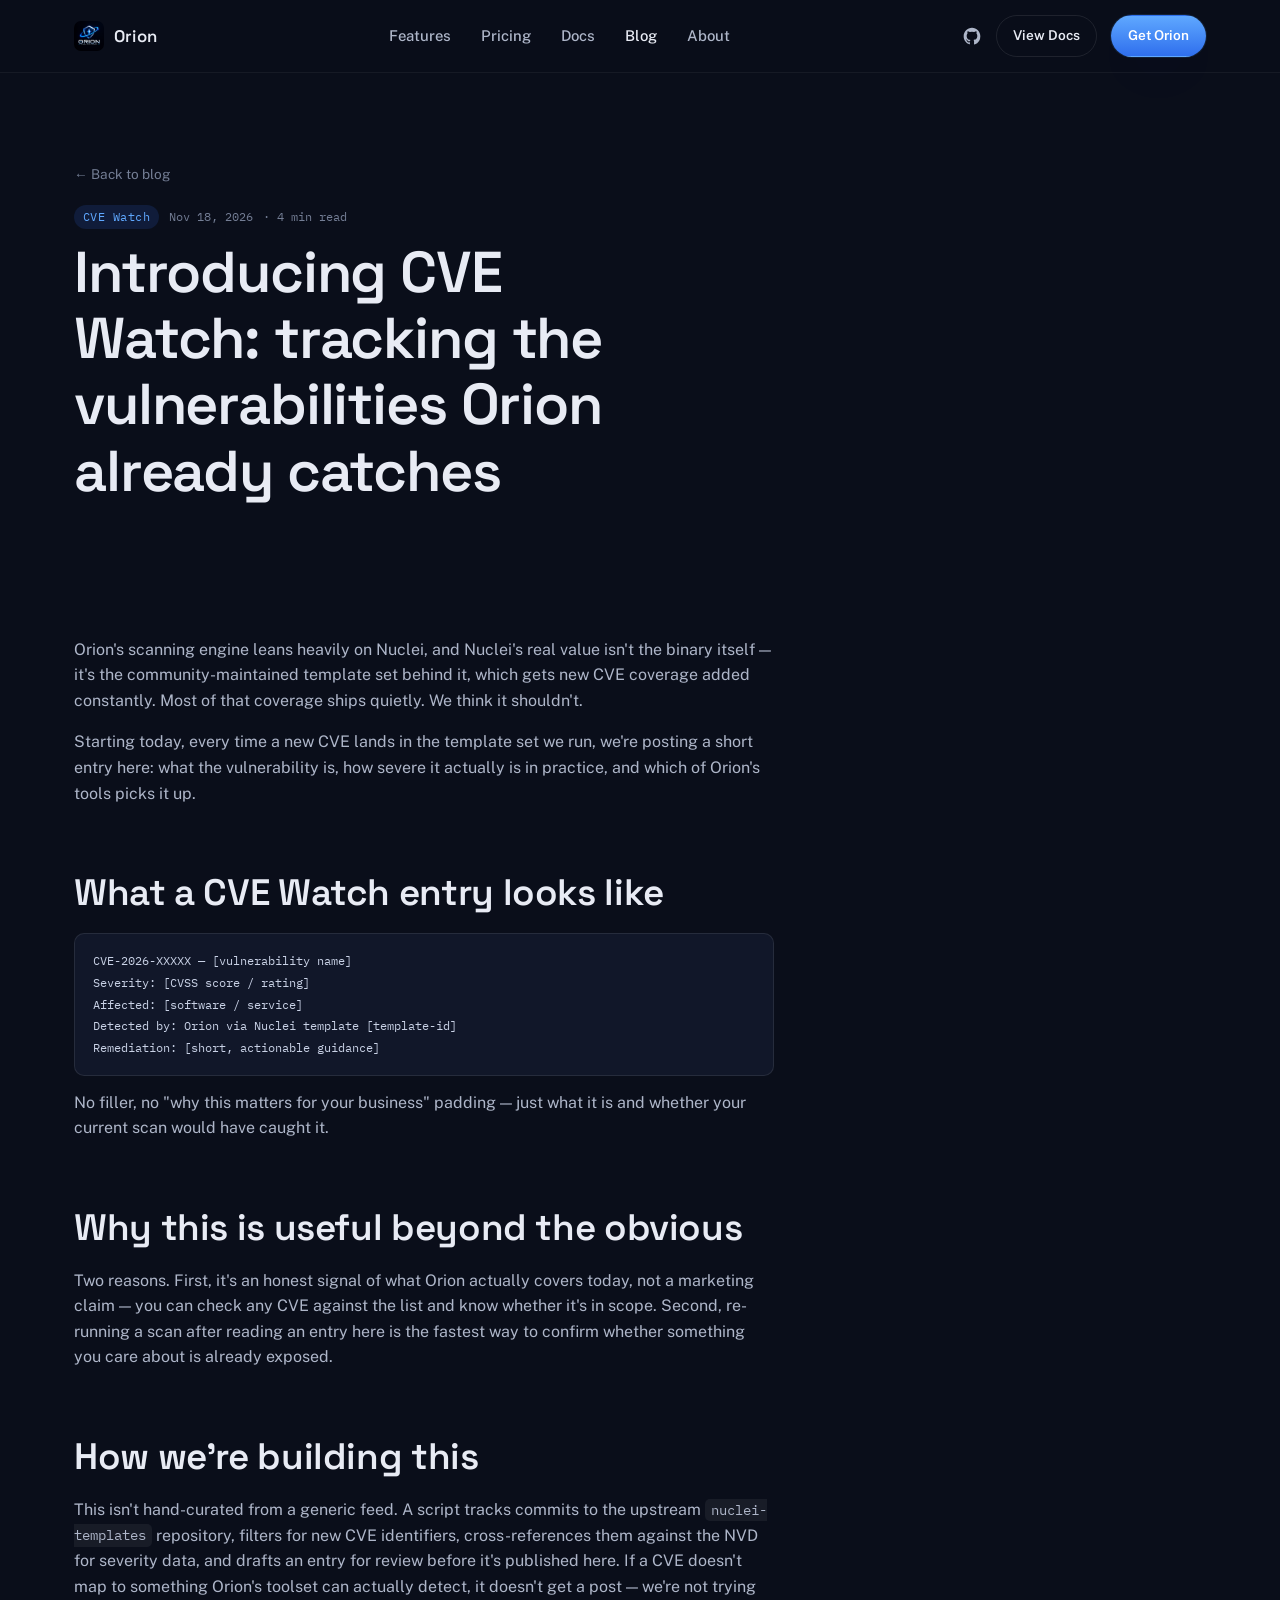
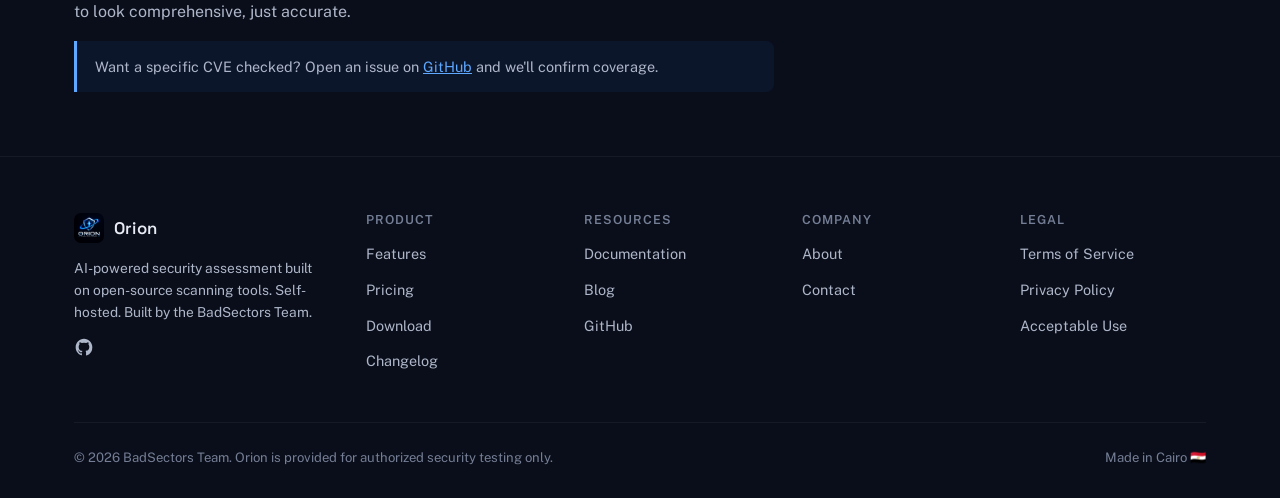
<file: blog/cve-watch-launch.html>
<!doctype html>
<html lang="en">
<head>
<meta charset="utf-8">
<meta name="viewport" content="width=device-width, initial-scale=1">
<title>Introducing CVE Watch — Orion Blog</title>
<meta name="description" content="How we turn new Nuclei template coverage into a running log of CVEs Orion can already detect.">
<link rel="canonical" href="https://web.orion.ai/blog/cve-watch-launch.html">
<meta property="og:title" content="Orion — AI-Powered Security Assessment">
<meta property="og:description" content="Unified open-source scanning. AI-ranked results. Self-hosted by default.">
<meta property="og:type" content="website">
<meta property="og:image" content="https://web.orion.ai/assets/img/logo-512.png">
<meta name="twitter:card" content="summary_large_image">
<link rel="icon" type="image/png" sizes="32x32" href="../assets/img/favicon-32.png">
<link rel="icon" type="image/png" sizes="16x16" href="../assets/img/favicon-16.png">
<link rel="apple-touch-icon" href="../assets/img/apple-touch-icon.png">
<link rel="preconnect" href="https://fonts.googleapis.com">
<link rel="preconnect" href="https://fonts.gstatic.com" crossorigin>
<link href="https://fonts.googleapis.com/css2?family=Space+Grotesk:wght@500;600;700&family=Public+Sans:wght@400;500;600;700&family=IBM+Plex+Mono:wght@400;500&display=swap" rel="stylesheet">
<link rel="stylesheet" href="../assets/css/styles.css">

</head>
<body class="">

<nav class="nav">
  <div class="container">
    <a class="brand" href="../">
      <img src="../assets/img/orion-logo.png" alt="Orion">
      <span>Orion</span>
    </a>
    <ul class="nav-links">
      <li><a href="../features.html">Features</a></li>
      <li><a href="../pricing.html">Pricing</a></li>
      <li><a href="../docs.html">Docs</a></li>
      <li><a href="../blog/">Blog</a></li>
      <li><a href="../about.html">About</a></li>
    </ul>
    <div class="nav-cta">
      <a class="nav-gh" href="https://github.com/badsectors4u-arch/orion.ai" aria-label="Orion on GitHub" target="_blank" rel="noopener"><svg viewBox="0 0 24 24" fill="currentColor"><path d="M12 2C6.48 2 2 6.58 2 12.25c0 4.53 2.87 8.37 6.84 9.73.5.1.68-.22.68-.49 0-.24-.01-1.04-.01-1.88-2.78.62-3.37-1.21-3.37-1.21-.46-1.19-1.11-1.51-1.11-1.51-.9-.63.07-.62.07-.62 1 .07 1.53 1.05 1.53 1.05.89 1.57 2.34 1.12 2.91.86.09-.66.35-1.12.63-1.38-2.22-.26-4.56-1.14-4.56-5.07 0-1.12.39-2.04 1.03-2.76-.1-.26-.45-1.3.1-2.72 0 0 .84-.28 2.75 1.05a9.3 9.3 0 0 1 5 0c1.91-1.33 2.75-1.05 2.75-1.05.55 1.42.2 2.46.1 2.72.64.72 1.03 1.64 1.03 2.76 0 3.94-2.34 4.8-4.57 5.06.36.32.68.96.68 1.94 0 1.4-.01 2.53-.01 2.87 0 .27.18.6.69.49A10.26 10.26 0 0 0 22 12.25C22 6.58 17.52 2 12 2Z"/></svg></a>
      <a class="btn btn-ghost btn-sm" href="../docs.html">View Docs</a>
      <a class="btn btn-primary btn-sm" href="../download.html" data-coming-soon>Get Orion</a>
    </div>
    <button class="nav-toggle" aria-label="Toggle menu" aria-expanded="false"><svg viewBox="0 0 24 24" fill="none" stroke="currentColor" stroke-width="1.8" stroke-linecap="round"><path d="M4 7h16M4 12h16M4 17h16"/></svg></button>
  </div>
</nav>



<header class="page-head">
  <div class="container">
    <a href="../blog/" class="small" style="color:var(--text-mute);text-decoration:none;">← Back to blog</a>
    <div class="blog-meta" style="margin-top:18px;"><span class="tag">CVE Watch</span><span>Nov 18, 2026</span><span>· 4 min read</span></div>
    <h1>Introducing CVE Watch: tracking the vulnerabilities Orion already catches</h1>
  </div>
</header>

<section class="section-tight">
  <div class="container">
    <div class="prose">
      <p>Orion's scanning engine leans heavily on Nuclei, and Nuclei's real value isn't the binary itself — it's the community-maintained template set behind it, which gets new CVE coverage added constantly. Most of that coverage ships quietly. We think it shouldn't.</p>
      <p>Starting today, every time a new CVE lands in the template set we run, we're posting a short entry here: what the vulnerability is, how severe it actually is in practice, and which of Orion's tools picks it up.</p>

      <h2>What a CVE Watch entry looks like</h2>
      <pre><code>CVE-2026-XXXXX — [vulnerability name]
Severity: [CVSS score / rating]
Affected: [software / service]
Detected by: Orion via Nuclei template [template-id]
Remediation: [short, actionable guidance]</code></pre>
      <p>No filler, no "why this matters for your business" padding — just what it is and whether your current scan would have caught it.</p>

      <h2>Why this is useful beyond the obvious</h2>
      <p>Two reasons. First, it's an honest signal of what Orion actually covers today, not a marketing claim — you can check any CVE against the list and know whether it's in scope. Second, re-running a scan after reading an entry here is the fastest way to confirm whether something you care about is already exposed.</p>

      <h2>How we're building this</h2>
      <p>This isn't hand-curated from a generic feed. A script tracks commits to the upstream <code>nuclei-templates</code> repository, filters for new CVE identifiers, cross-references them against the NVD for severity data, and drafts an entry for review before it's published here. If a CVE doesn't map to something Orion's toolset can actually detect, it doesn't get a post — we're not trying to look comprehensive, just accurate.</p>

      <div class="note">Want a specific CVE checked? Open an issue on <a href="https://github.com/badsectors4u-arch/orion.ai" style="color:var(--accent-2);" target="_blank" rel="noopener">GitHub</a> and we'll confirm coverage.</div>
    </div>
  </div>
</section>



<footer class="site-footer">
  <div class="container">
    <div class="footer-grid">
      <div class="footer-brand">
        <a class="brand" href="../" style="margin-bottom:14px;">
          <img src="../assets/img/orion-logo.png" alt="Orion">
          <span>Orion</span>
        </a>
        <p>AI-powered security assessment built on open-source scanning tools. Self-hosted. Built by the BadSectors Team.</p>
        <a class="nav-gh" href="https://github.com/badsectors4u-arch/orion.ai" target="_blank" rel="noopener" aria-label="Orion on GitHub"><svg viewBox="0 0 24 24" fill="currentColor"><path d="M12 2C6.48 2 2 6.58 2 12.25c0 4.53 2.87 8.37 6.84 9.73.5.1.68-.22.68-.49 0-.24-.01-1.04-.01-1.88-2.78.62-3.37-1.21-3.37-1.21-.46-1.19-1.11-1.51-1.11-1.51-.9-.63.07-.62.07-.62 1 .07 1.53 1.05 1.53 1.05.89 1.57 2.34 1.12 2.91.86.09-.66.35-1.12.63-1.38-2.22-.26-4.56-1.14-4.56-5.07 0-1.12.39-2.04 1.03-2.76-.1-.26-.45-1.3.1-2.72 0 0 .84-.28 2.75 1.05a9.3 9.3 0 0 1 5 0c1.91-1.33 2.75-1.05 2.75-1.05.55 1.42.2 2.46.1 2.72.64.72 1.03 1.64 1.03 2.76 0 3.94-2.34 4.8-4.57 5.06.36.32.68.96.68 1.94 0 1.4-.01 2.53-.01 2.87 0 .27.18.6.69.49A10.26 10.26 0 0 0 22 12.25C22 6.58 17.52 2 12 2Z"/></svg></a>
      </div>
      <div class="footer-col">
        <h4>Product</h4>
        <ul>
          <li><a href="../features.html">Features</a></li>
          <li><a href="../pricing.html">Pricing</a></li>
          <li><a href="../download.html">Download</a></li>
          <li><a href="../changelog.html">Changelog</a></li>
        </ul>
      </div>
      <div class="footer-col">
        <h4>Resources</h4>
        <ul>
          <li><a href="../docs.html">Documentation</a></li>
          <li><a href="../blog/">Blog</a></li>
          <li><a href="https://github.com/badsectors4u-arch/orion.ai" target="_blank" rel="noopener">GitHub</a></li>
        </ul>
      </div>
      <div class="footer-col">
        <h4>Company</h4>
        <ul>
          <li><a href="../about.html">About</a></li>
          <li><a href="../contact.html">Contact</a></li>
        </ul>
      </div>
      <div class="footer-col">
        <h4>Legal</h4>
        <ul>
          <li><a href="../legal/terms.html">Terms of Service</a></li>
          <li><a href="../legal/privacy.html">Privacy Policy</a></li>
          <li><a href="../legal/acceptable-use.html">Acceptable Use</a></li>
        </ul>
      </div>
    </div>
    <div class="footer-bottom">
      <small>&copy; <span data-year></span> BadSectors Team. Orion is provided for authorized security testing only.</small>
      <small>Made in Cairo 🇪🇬</small>
    </div>
  </div>
</footer>

<div class="modal-overlay" id="coming-soon-modal" role="dialog" aria-modal="true" aria-labelledby="modal-title">
  <div class="modal">
    <button class="modal-close" data-modal-close aria-label="Close"><svg viewBox="0 0 24 24" fill="none" stroke="currentColor" stroke-width="1.8" stroke-linecap="round"><path d="M5 5l14 14M19 5 5 19"/></svg></button>
    <div class="modal-badge"><svg viewBox="0 0 24 24" fill="none" stroke="currentColor" stroke-width="1.7" stroke-linecap="round" stroke-linejoin="round"><circle cx="12" cy="12" r="9"/><path d="M12 7v5l3.2 2"/></svg></div>
    <h3 id="modal-title">Orion isn't public yet</h3>
    <p>The desktop app and licensing flow are still in development. Star the repo or watch releases to get notified the moment downloads open.</p>
    <div class="modal-actions">
      <a class="btn btn-primary btn-block" href="https://github.com/badsectors4u-arch/orion.ai" target="_blank" rel="noopener"><svg viewBox="0 0 24 24" fill="currentColor"><path d="M12 2.5 14.6 9l6.9.5-5.3 4.5 1.7 6.6L12 17.3 6.1 20.6l1.7-6.6L2.5 9.5 9.4 9 12 2.5Z"/></svg> Star on GitHub</a>
      <button class="btn btn-ghost btn-block" data-modal-close>Maybe later</button>
    </div>
  </div>
</div>

<script src="../assets/js/main.js"></script>

</body>
</html>
</file>
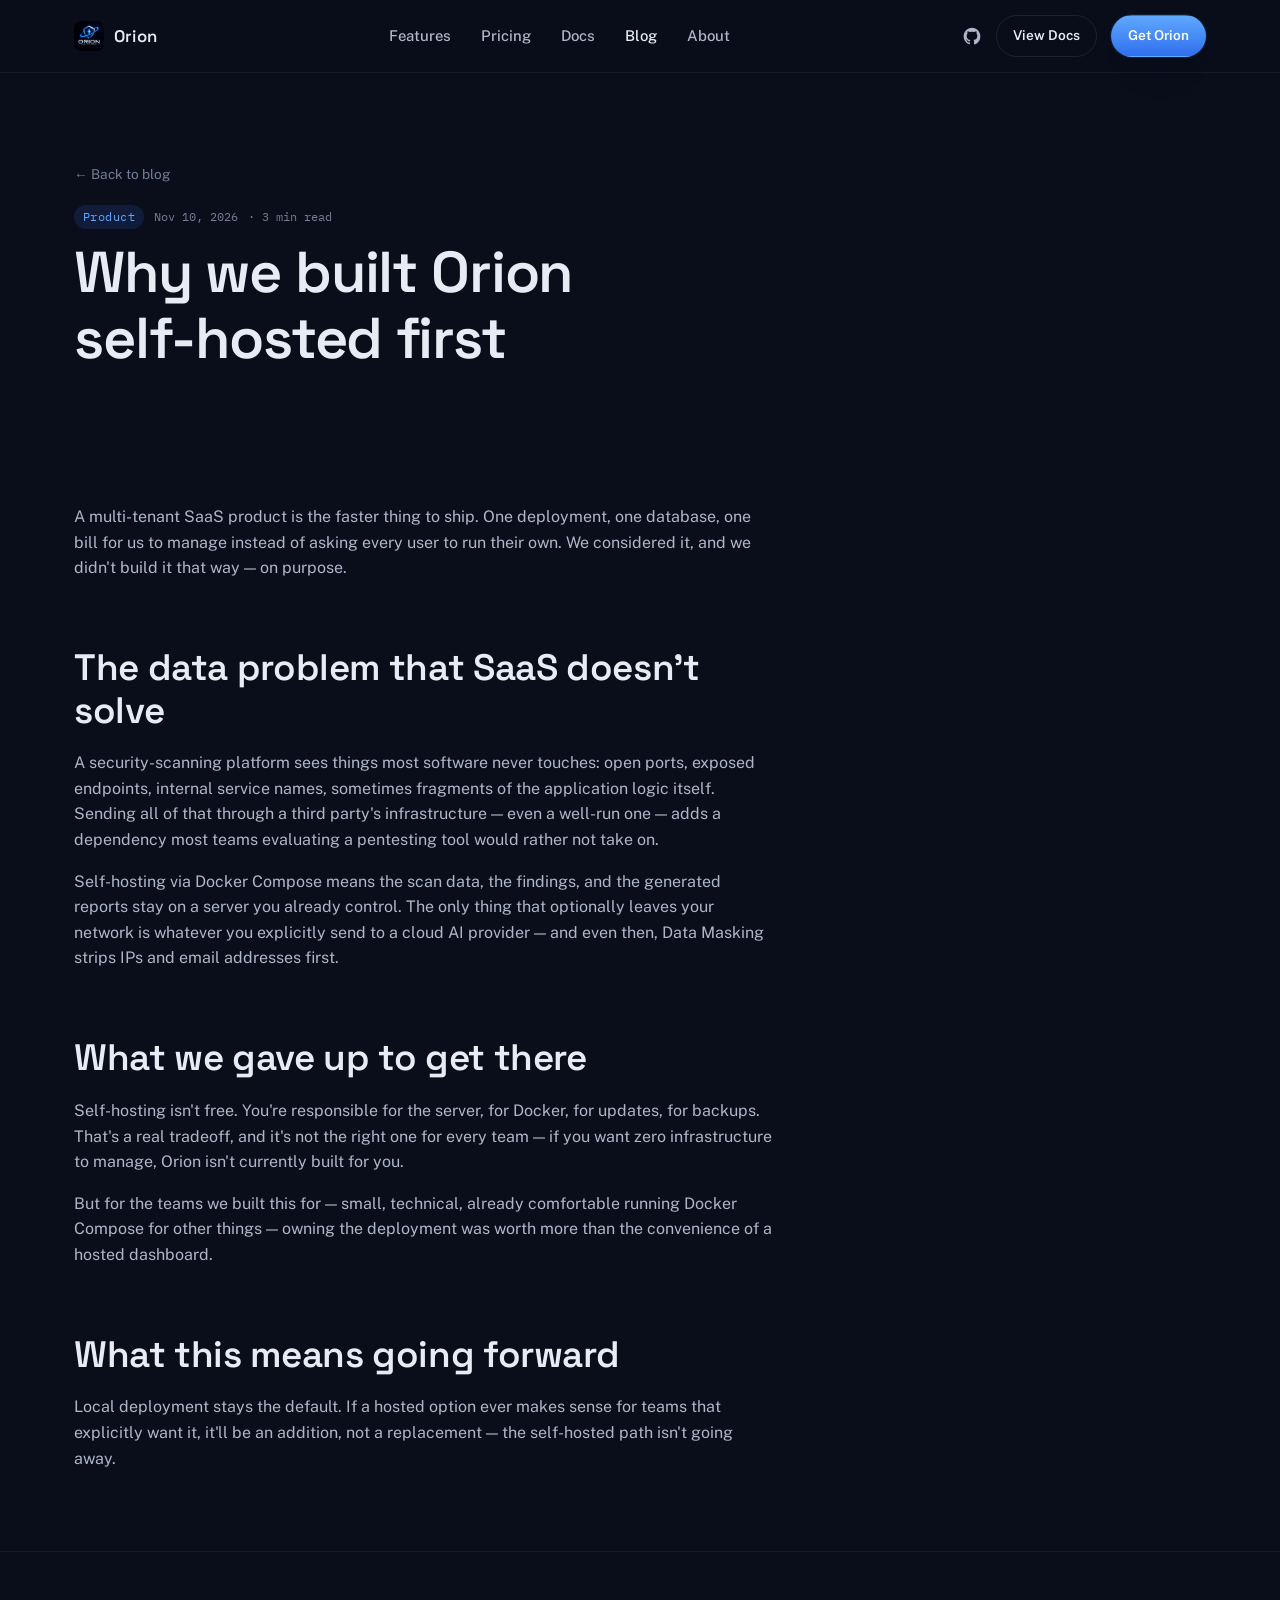
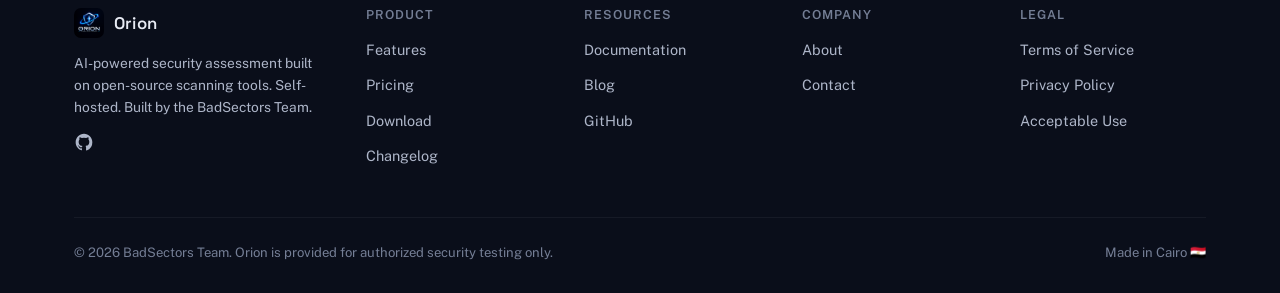
<file: blog/why-self-hosted-first.html>
<!doctype html>
<html lang="en">
<head>
<meta charset="utf-8">
<meta name="viewport" content="width=device-width, initial-scale=1">
<title>Why we built Orion self-hosted first — Orion Blog</title>
<meta name="description" content="SaaS would have shipped faster. Here's why we chose Docker Compose and your own infrastructure instead.">
<link rel="canonical" href="https://web.orion.ai/blog/why-self-hosted-first.html">
<meta property="og:title" content="Orion — AI-Powered Security Assessment">
<meta property="og:description" content="Unified open-source scanning. AI-ranked results. Self-hosted by default.">
<meta property="og:type" content="website">
<meta property="og:image" content="https://web.orion.ai/assets/img/logo-512.png">
<meta name="twitter:card" content="summary_large_image">
<link rel="icon" type="image/png" sizes="32x32" href="../assets/img/favicon-32.png">
<link rel="icon" type="image/png" sizes="16x16" href="../assets/img/favicon-16.png">
<link rel="apple-touch-icon" href="../assets/img/apple-touch-icon.png">
<link rel="preconnect" href="https://fonts.googleapis.com">
<link rel="preconnect" href="https://fonts.gstatic.com" crossorigin>
<link href="https://fonts.googleapis.com/css2?family=Space+Grotesk:wght@500;600;700&family=Public+Sans:wght@400;500;600;700&family=IBM+Plex+Mono:wght@400;500&display=swap" rel="stylesheet">
<link rel="stylesheet" href="../assets/css/styles.css">

</head>
<body class="">

<nav class="nav">
  <div class="container">
    <a class="brand" href="../">
      <img src="../assets/img/orion-logo.png" alt="Orion">
      <span>Orion</span>
    </a>
    <ul class="nav-links">
      <li><a href="../features.html">Features</a></li>
      <li><a href="../pricing.html">Pricing</a></li>
      <li><a href="../docs.html">Docs</a></li>
      <li><a href="../blog/">Blog</a></li>
      <li><a href="../about.html">About</a></li>
    </ul>
    <div class="nav-cta">
      <a class="nav-gh" href="https://github.com/badsectors4u-arch/orion.ai" aria-label="Orion on GitHub" target="_blank" rel="noopener"><svg viewBox="0 0 24 24" fill="currentColor"><path d="M12 2C6.48 2 2 6.58 2 12.25c0 4.53 2.87 8.37 6.84 9.73.5.1.68-.22.68-.49 0-.24-.01-1.04-.01-1.88-2.78.62-3.37-1.21-3.37-1.21-.46-1.19-1.11-1.51-1.11-1.51-.9-.63.07-.62.07-.62 1 .07 1.53 1.05 1.53 1.05.89 1.57 2.34 1.12 2.91.86.09-.66.35-1.12.63-1.38-2.22-.26-4.56-1.14-4.56-5.07 0-1.12.39-2.04 1.03-2.76-.1-.26-.45-1.3.1-2.72 0 0 .84-.28 2.75 1.05a9.3 9.3 0 0 1 5 0c1.91-1.33 2.75-1.05 2.75-1.05.55 1.42.2 2.46.1 2.72.64.72 1.03 1.64 1.03 2.76 0 3.94-2.34 4.8-4.57 5.06.36.32.68.96.68 1.94 0 1.4-.01 2.53-.01 2.87 0 .27.18.6.69.49A10.26 10.26 0 0 0 22 12.25C22 6.58 17.52 2 12 2Z"/></svg></a>
      <a class="btn btn-ghost btn-sm" href="../docs.html">View Docs</a>
      <a class="btn btn-primary btn-sm" href="../download.html" data-coming-soon>Get Orion</a>
    </div>
    <button class="nav-toggle" aria-label="Toggle menu" aria-expanded="false"><svg viewBox="0 0 24 24" fill="none" stroke="currentColor" stroke-width="1.8" stroke-linecap="round"><path d="M4 7h16M4 12h16M4 17h16"/></svg></button>
  </div>
</nav>



<header class="page-head">
  <div class="container">
    <a href="../blog/" class="small" style="color:var(--text-mute);text-decoration:none;">← Back to blog</a>
    <div class="blog-meta" style="margin-top:18px;"><span class="tag">Product</span><span>Nov 10, 2026</span><span>· 3 min read</span></div>
    <h1>Why we built Orion self-hosted first</h1>
  </div>
</header>

<section class="section-tight">
  <div class="container">
    <div class="prose">
      <p>A multi-tenant SaaS product is the faster thing to ship. One deployment, one database, one bill for us to manage instead of asking every user to run their own. We considered it, and we didn't build it that way — on purpose.</p>

      <h2>The data problem that SaaS doesn't solve</h2>
      <p>A security-scanning platform sees things most software never touches: open ports, exposed endpoints, internal service names, sometimes fragments of the application logic itself. Sending all of that through a third party's infrastructure — even a well-run one — adds a dependency most teams evaluating a pentesting tool would rather not take on.</p>
      <p>Self-hosting via Docker Compose means the scan data, the findings, and the generated reports stay on a server you already control. The only thing that optionally leaves your network is whatever you explicitly send to a cloud AI provider — and even then, Data Masking strips IPs and email addresses first.</p>

      <h2>What we gave up to get there</h2>
      <p>Self-hosting isn't free. You're responsible for the server, for Docker, for updates, for backups. That's a real tradeoff, and it's not the right one for every team — if you want zero infrastructure to manage, Orion isn't currently built for you.</p>
      <p>But for the teams we built this for — small, technical, already comfortable running Docker Compose for other things — owning the deployment was worth more than the convenience of a hosted dashboard.</p>

      <h2>What this means going forward</h2>
      <p>Local deployment stays the default. If a hosted option ever makes sense for teams that explicitly want it, it'll be an addition, not a replacement — the self-hosted path isn't going away.</p>
    </div>
  </div>
</section>



<footer class="site-footer">
  <div class="container">
    <div class="footer-grid">
      <div class="footer-brand">
        <a class="brand" href="../" style="margin-bottom:14px;">
          <img src="../assets/img/orion-logo.png" alt="Orion">
          <span>Orion</span>
        </a>
        <p>AI-powered security assessment built on open-source scanning tools. Self-hosted. Built by the BadSectors Team.</p>
        <a class="nav-gh" href="https://github.com/badsectors4u-arch/orion.ai" target="_blank" rel="noopener" aria-label="Orion on GitHub"><svg viewBox="0 0 24 24" fill="currentColor"><path d="M12 2C6.48 2 2 6.58 2 12.25c0 4.53 2.87 8.37 6.84 9.73.5.1.68-.22.68-.49 0-.24-.01-1.04-.01-1.88-2.78.62-3.37-1.21-3.37-1.21-.46-1.19-1.11-1.51-1.11-1.51-.9-.63.07-.62.07-.62 1 .07 1.53 1.05 1.53 1.05.89 1.57 2.34 1.12 2.91.86.09-.66.35-1.12.63-1.38-2.22-.26-4.56-1.14-4.56-5.07 0-1.12.39-2.04 1.03-2.76-.1-.26-.45-1.3.1-2.72 0 0 .84-.28 2.75 1.05a9.3 9.3 0 0 1 5 0c1.91-1.33 2.75-1.05 2.75-1.05.55 1.42.2 2.46.1 2.72.64.72 1.03 1.64 1.03 2.76 0 3.94-2.34 4.8-4.57 5.06.36.32.68.96.68 1.94 0 1.4-.01 2.53-.01 2.87 0 .27.18.6.69.49A10.26 10.26 0 0 0 22 12.25C22 6.58 17.52 2 12 2Z"/></svg></a>
      </div>
      <div class="footer-col">
        <h4>Product</h4>
        <ul>
          <li><a href="../features.html">Features</a></li>
          <li><a href="../pricing.html">Pricing</a></li>
          <li><a href="../download.html">Download</a></li>
          <li><a href="../changelog.html">Changelog</a></li>
        </ul>
      </div>
      <div class="footer-col">
        <h4>Resources</h4>
        <ul>
          <li><a href="../docs.html">Documentation</a></li>
          <li><a href="../blog/">Blog</a></li>
          <li><a href="https://github.com/badsectors4u-arch/orion.ai" target="_blank" rel="noopener">GitHub</a></li>
        </ul>
      </div>
      <div class="footer-col">
        <h4>Company</h4>
        <ul>
          <li><a href="../about.html">About</a></li>
          <li><a href="../contact.html">Contact</a></li>
        </ul>
      </div>
      <div class="footer-col">
        <h4>Legal</h4>
        <ul>
          <li><a href="../legal/terms.html">Terms of Service</a></li>
          <li><a href="../legal/privacy.html">Privacy Policy</a></li>
          <li><a href="../legal/acceptable-use.html">Acceptable Use</a></li>
        </ul>
      </div>
    </div>
    <div class="footer-bottom">
      <small>&copy; <span data-year></span> BadSectors Team. Orion is provided for authorized security testing only.</small>
      <small>Made in Cairo 🇪🇬</small>
    </div>
  </div>
</footer>

<div class="modal-overlay" id="coming-soon-modal" role="dialog" aria-modal="true" aria-labelledby="modal-title">
  <div class="modal">
    <button class="modal-close" data-modal-close aria-label="Close"><svg viewBox="0 0 24 24" fill="none" stroke="currentColor" stroke-width="1.8" stroke-linecap="round"><path d="M5 5l14 14M19 5 5 19"/></svg></button>
    <div class="modal-badge"><svg viewBox="0 0 24 24" fill="none" stroke="currentColor" stroke-width="1.7" stroke-linecap="round" stroke-linejoin="round"><circle cx="12" cy="12" r="9"/><path d="M12 7v5l3.2 2"/></svg></div>
    <h3 id="modal-title">Orion isn't public yet</h3>
    <p>The desktop app and licensing flow are still in development. Star the repo or watch releases to get notified the moment downloads open.</p>
    <div class="modal-actions">
      <a class="btn btn-primary btn-block" href="https://github.com/badsectors4u-arch/orion.ai" target="_blank" rel="noopener"><svg viewBox="0 0 24 24" fill="currentColor"><path d="M12 2.5 14.6 9l6.9.5-5.3 4.5 1.7 6.6L12 17.3 6.1 20.6l1.7-6.6L2.5 9.5 9.4 9 12 2.5Z"/></svg> Star on GitHub</a>
      <button class="btn btn-ghost btn-block" data-modal-close>Maybe later</button>
    </div>
  </div>
</div>

<script src="../assets/js/main.js"></script>

</body>
</html>
</file>
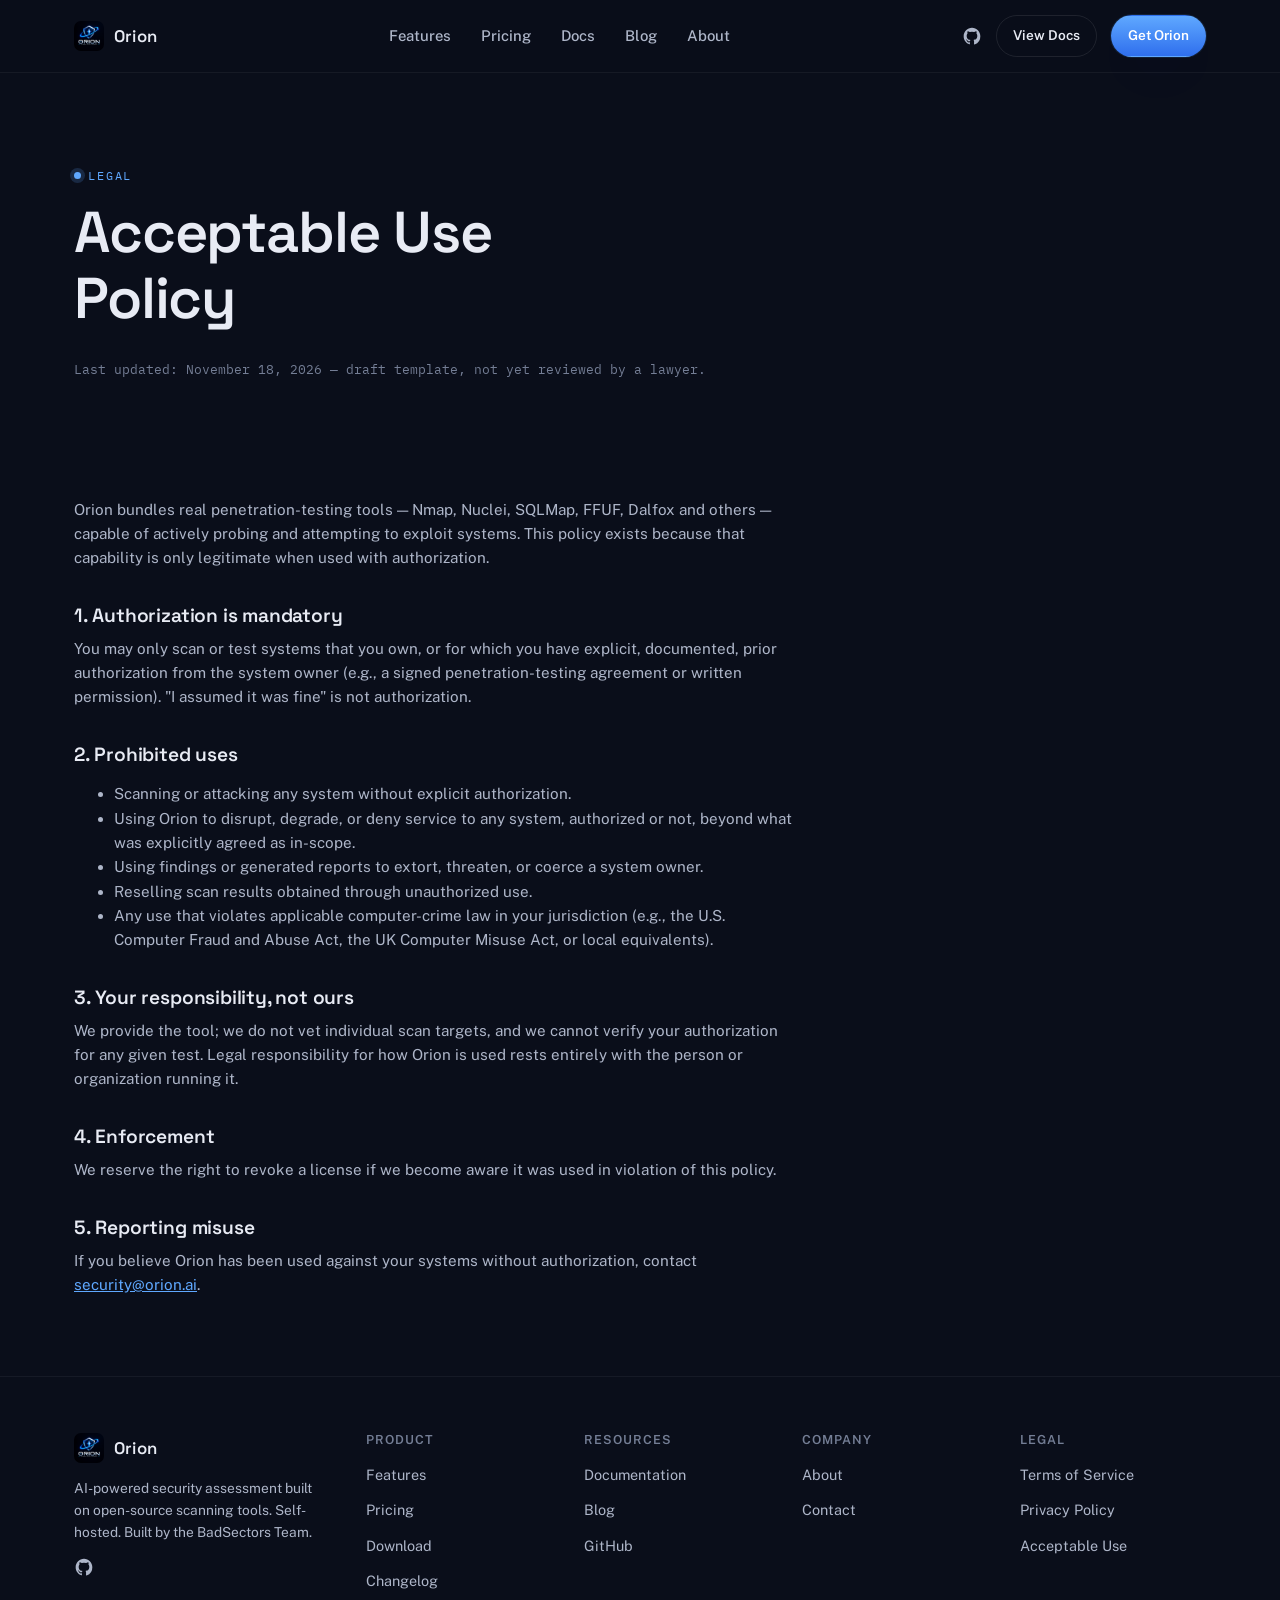
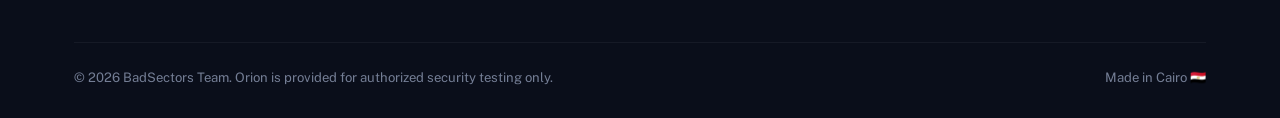
<file: legal/acceptable-use.html>
<!doctype html>
<html lang="en">
<head>
<meta charset="utf-8">
<meta name="viewport" content="width=device-width, initial-scale=1">
<title>Acceptable Use Policy — Orion</title>
<meta name="description" content="Orion unifies open-source penetration-testing tools under one orchestrator, analyzes results with AI, and runs self-hosted on your own infrastructure.">
<link rel="canonical" href="https://web.orion.ai/legal/acceptable-use.html">
<meta property="og:title" content="Orion — AI-Powered Security Assessment">
<meta property="og:description" content="Unified open-source scanning. AI-ranked results. Self-hosted by default.">
<meta property="og:type" content="website">
<meta property="og:image" content="https://web.orion.ai/assets/img/logo-512.png">
<meta name="twitter:card" content="summary_large_image">
<link rel="icon" type="image/png" sizes="32x32" href="../assets/img/favicon-32.png">
<link rel="icon" type="image/png" sizes="16x16" href="../assets/img/favicon-16.png">
<link rel="apple-touch-icon" href="../assets/img/apple-touch-icon.png">
<link rel="preconnect" href="https://fonts.googleapis.com">
<link rel="preconnect" href="https://fonts.gstatic.com" crossorigin>
<link href="https://fonts.googleapis.com/css2?family=Space+Grotesk:wght@500;600;700&family=Public+Sans:wght@400;500;600;700&family=IBM+Plex+Mono:wght@400;500&display=swap" rel="stylesheet">
<link rel="stylesheet" href="../assets/css/styles.css">

</head>
<body class="">

<nav class="nav">
  <div class="container">
    <a class="brand" href="../">
      <img src="../assets/img/orion-logo.png" alt="Orion">
      <span>Orion</span>
    </a>
    <ul class="nav-links">
      <li><a href="../features.html">Features</a></li>
      <li><a href="../pricing.html">Pricing</a></li>
      <li><a href="../docs.html">Docs</a></li>
      <li><a href="../blog/">Blog</a></li>
      <li><a href="../about.html">About</a></li>
    </ul>
    <div class="nav-cta">
      <a class="nav-gh" href="https://github.com/badsectors4u-arch/orion.ai" aria-label="Orion on GitHub" target="_blank" rel="noopener"><svg viewBox="0 0 24 24" fill="currentColor"><path d="M12 2C6.48 2 2 6.58 2 12.25c0 4.53 2.87 8.37 6.84 9.73.5.1.68-.22.68-.49 0-.24-.01-1.04-.01-1.88-2.78.62-3.37-1.21-3.37-1.21-.46-1.19-1.11-1.51-1.11-1.51-.9-.63.07-.62.07-.62 1 .07 1.53 1.05 1.53 1.05.89 1.57 2.34 1.12 2.91.86.09-.66.35-1.12.63-1.38-2.22-.26-4.56-1.14-4.56-5.07 0-1.12.39-2.04 1.03-2.76-.1-.26-.45-1.3.1-2.72 0 0 .84-.28 2.75 1.05a9.3 9.3 0 0 1 5 0c1.91-1.33 2.75-1.05 2.75-1.05.55 1.42.2 2.46.1 2.72.64.72 1.03 1.64 1.03 2.76 0 3.94-2.34 4.8-4.57 5.06.36.32.68.96.68 1.94 0 1.4-.01 2.53-.01 2.87 0 .27.18.6.69.49A10.26 10.26 0 0 0 22 12.25C22 6.58 17.52 2 12 2Z"/></svg></a>
      <a class="btn btn-ghost btn-sm" href="../docs.html">View Docs</a>
      <a class="btn btn-primary btn-sm" href="../download.html" data-coming-soon>Get Orion</a>
    </div>
    <button class="nav-toggle" aria-label="Toggle menu" aria-expanded="false"><svg viewBox="0 0 24 24" fill="none" stroke="currentColor" stroke-width="1.8" stroke-linecap="round"><path d="M4 7h16M4 12h16M4 17h16"/></svg></button>
  </div>
</nav>



<header class="page-head">
  <div class="container">
    <span class="eyebrow">Legal</span>
    <h1>Acceptable Use Policy</h1>
    <p class="updated">Last updated: November 18, 2026 — draft template, not yet reviewed by a lawyer.</p>
  </div>
</header>

<section class="section-tight">
  <div class="container">
    <div class="legal-body">
      <p>Orion bundles real penetration-testing tools — Nmap, Nuclei, SQLMap, FFUF, Dalfox and others — capable of actively probing and attempting to exploit systems. This policy exists because that capability is only legitimate when used with authorization.</p>

      <h2>1. Authorization is mandatory</h2>
      <p>You may only scan or test systems that you own, or for which you have explicit, documented, prior authorization from the system owner (e.g., a signed penetration-testing agreement or written permission). "I assumed it was fine" is not authorization.</p>

      <h2>2. Prohibited uses</h2>
      <ul>
        <li>Scanning or attacking any system without explicit authorization.</li>
        <li>Using Orion to disrupt, degrade, or deny service to any system, authorized or not, beyond what was explicitly agreed as in-scope.</li>
        <li>Using findings or generated reports to extort, threaten, or coerce a system owner.</li>
        <li>Reselling scan results obtained through unauthorized use.</li>
        <li>Any use that violates applicable computer-crime law in your jurisdiction (e.g., the U.S. Computer Fraud and Abuse Act, the UK Computer Misuse Act, or local equivalents).</li>
      </ul>

      <h2>3. Your responsibility, not ours</h2>
      <p>We provide the tool; we do not vet individual scan targets, and we cannot verify your authorization for any given test. Legal responsibility for how Orion is used rests entirely with the person or organization running it.</p>

      <h2>4. Enforcement</h2>
      <p>We reserve the right to revoke a license if we become aware it was used in violation of this policy.</p>

      <h2>5. Reporting misuse</h2>
      <p>If you believe Orion has been used against your systems without authorization, contact <a href="mailto:security@orion.ai" style="color:var(--accent-2);">security@orion.ai</a>.</p>
    </div>
  </div>
</section>



<footer class="site-footer">
  <div class="container">
    <div class="footer-grid">
      <div class="footer-brand">
        <a class="brand" href="../" style="margin-bottom:14px;">
          <img src="../assets/img/orion-logo.png" alt="Orion">
          <span>Orion</span>
        </a>
        <p>AI-powered security assessment built on open-source scanning tools. Self-hosted. Built by the BadSectors Team.</p>
        <a class="nav-gh" href="https://github.com/badsectors4u-arch/orion.ai" target="_blank" rel="noopener" aria-label="Orion on GitHub"><svg viewBox="0 0 24 24" fill="currentColor"><path d="M12 2C6.48 2 2 6.58 2 12.25c0 4.53 2.87 8.37 6.84 9.73.5.1.68-.22.68-.49 0-.24-.01-1.04-.01-1.88-2.78.62-3.37-1.21-3.37-1.21-.46-1.19-1.11-1.51-1.11-1.51-.9-.63.07-.62.07-.62 1 .07 1.53 1.05 1.53 1.05.89 1.57 2.34 1.12 2.91.86.09-.66.35-1.12.63-1.38-2.22-.26-4.56-1.14-4.56-5.07 0-1.12.39-2.04 1.03-2.76-.1-.26-.45-1.3.1-2.72 0 0 .84-.28 2.75 1.05a9.3 9.3 0 0 1 5 0c1.91-1.33 2.75-1.05 2.75-1.05.55 1.42.2 2.46.1 2.72.64.72 1.03 1.64 1.03 2.76 0 3.94-2.34 4.8-4.57 5.06.36.32.68.96.68 1.94 0 1.4-.01 2.53-.01 2.87 0 .27.18.6.69.49A10.26 10.26 0 0 0 22 12.25C22 6.58 17.52 2 12 2Z"/></svg></a>
      </div>
      <div class="footer-col">
        <h4>Product</h4>
        <ul>
          <li><a href="../features.html">Features</a></li>
          <li><a href="../pricing.html">Pricing</a></li>
          <li><a href="../download.html">Download</a></li>
          <li><a href="../changelog.html">Changelog</a></li>
        </ul>
      </div>
      <div class="footer-col">
        <h4>Resources</h4>
        <ul>
          <li><a href="../docs.html">Documentation</a></li>
          <li><a href="../blog/">Blog</a></li>
          <li><a href="https://github.com/badsectors4u-arch/orion.ai" target="_blank" rel="noopener">GitHub</a></li>
        </ul>
      </div>
      <div class="footer-col">
        <h4>Company</h4>
        <ul>
          <li><a href="../about.html">About</a></li>
          <li><a href="../contact.html">Contact</a></li>
        </ul>
      </div>
      <div class="footer-col">
        <h4>Legal</h4>
        <ul>
          <li><a href="../legal/terms.html">Terms of Service</a></li>
          <li><a href="../legal/privacy.html">Privacy Policy</a></li>
          <li><a href="../legal/acceptable-use.html">Acceptable Use</a></li>
        </ul>
      </div>
    </div>
    <div class="footer-bottom">
      <small>&copy; <span data-year></span> BadSectors Team. Orion is provided for authorized security testing only.</small>
      <small>Made in Cairo 🇪🇬</small>
    </div>
  </div>
</footer>

<div class="modal-overlay" id="coming-soon-modal" role="dialog" aria-modal="true" aria-labelledby="modal-title">
  <div class="modal">
    <button class="modal-close" data-modal-close aria-label="Close"><svg viewBox="0 0 24 24" fill="none" stroke="currentColor" stroke-width="1.8" stroke-linecap="round"><path d="M5 5l14 14M19 5 5 19"/></svg></button>
    <div class="modal-badge"><svg viewBox="0 0 24 24" fill="none" stroke="currentColor" stroke-width="1.7" stroke-linecap="round" stroke-linejoin="round"><circle cx="12" cy="12" r="9"/><path d="M12 7v5l3.2 2"/></svg></div>
    <h3 id="modal-title">Orion isn't public yet</h3>
    <p>The desktop app and licensing flow are still in development. Star the repo or watch releases to get notified the moment downloads open.</p>
    <div class="modal-actions">
      <a class="btn btn-primary btn-block" href="https://github.com/badsectors4u-arch/orion.ai" target="_blank" rel="noopener"><svg viewBox="0 0 24 24" fill="currentColor"><path d="M12 2.5 14.6 9l6.9.5-5.3 4.5 1.7 6.6L12 17.3 6.1 20.6l1.7-6.6L2.5 9.5 9.4 9 12 2.5Z"/></svg> Star on GitHub</a>
      <button class="btn btn-ghost btn-block" data-modal-close>Maybe later</button>
    </div>
  </div>
</div>

<script src="../assets/js/main.js"></script>

</body>
</html>
</file>
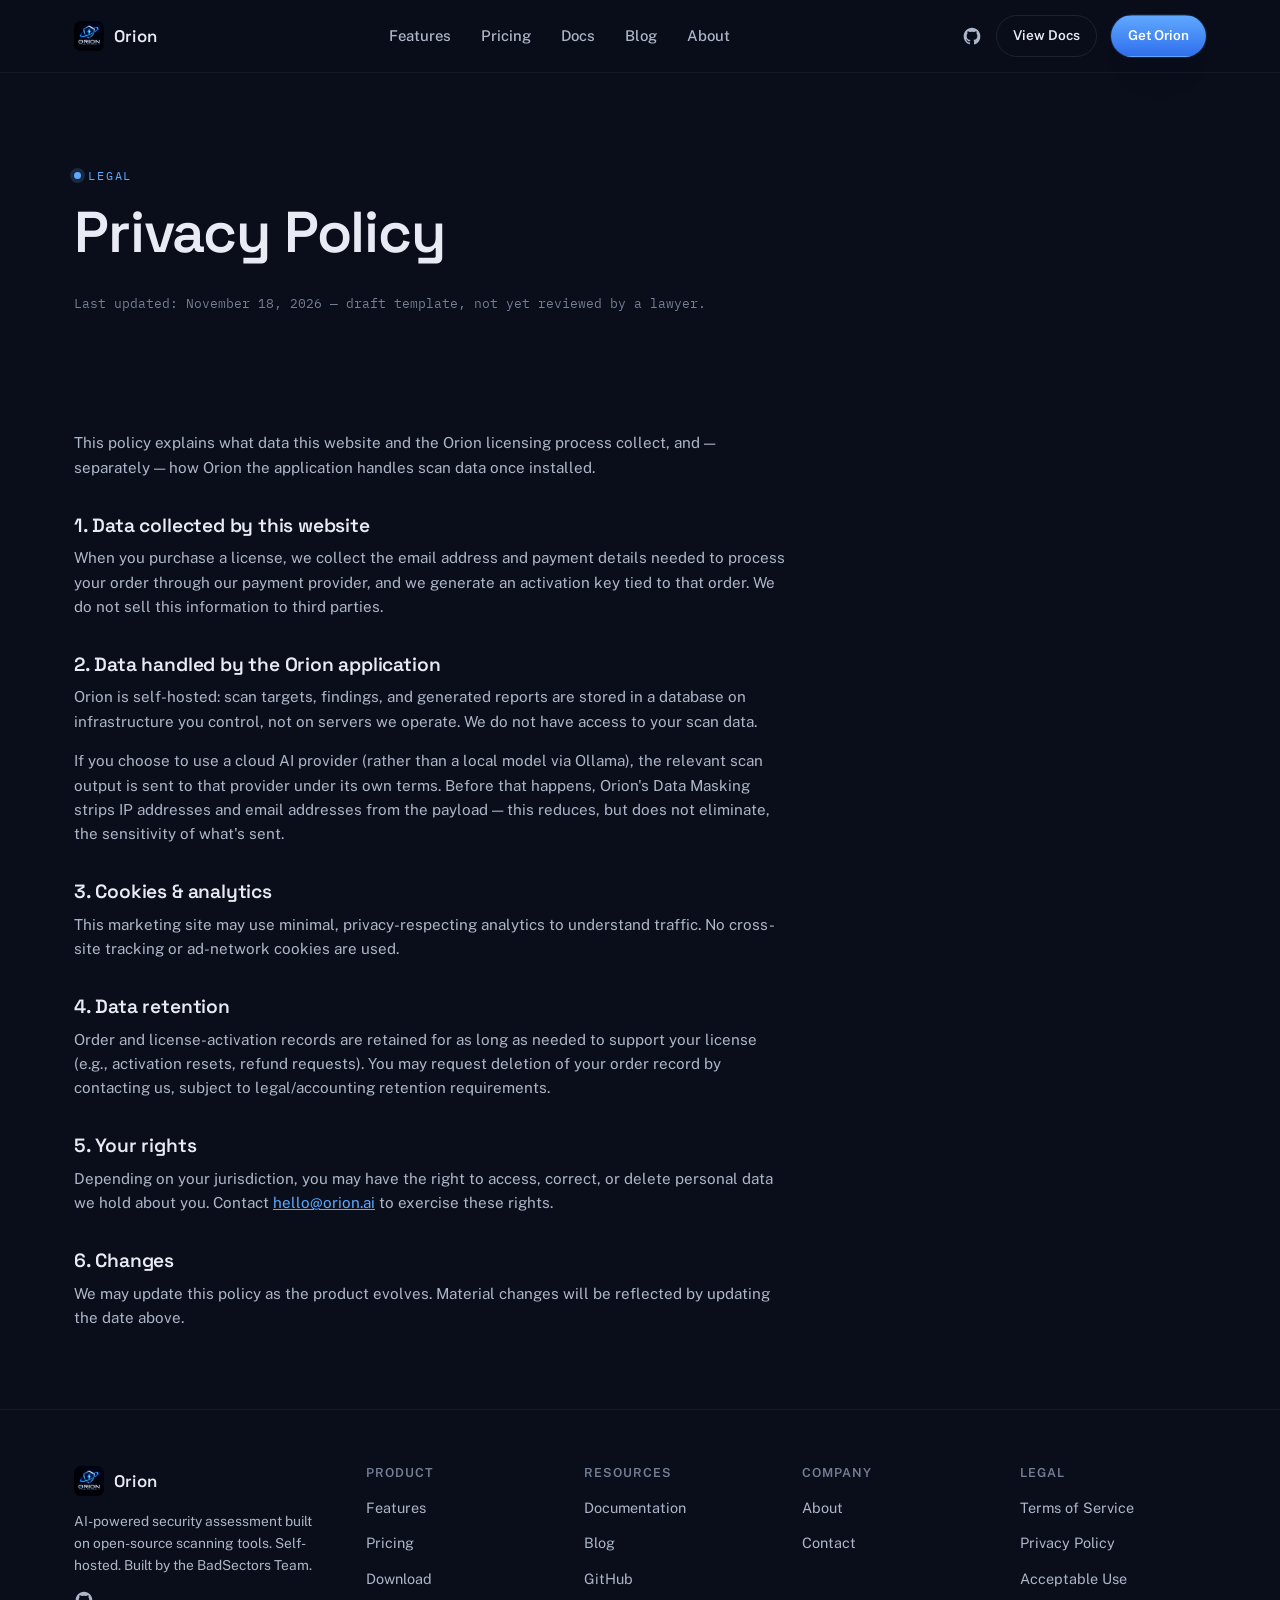
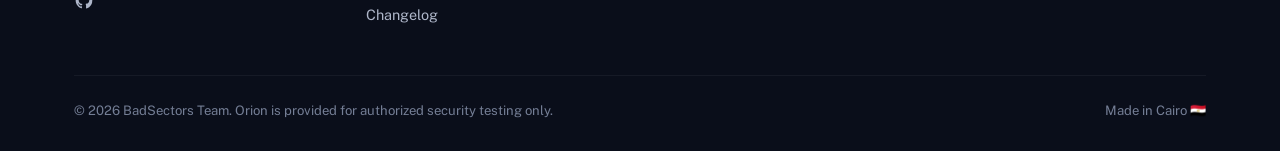
<file: legal/privacy.html>
<!doctype html>
<html lang="en">
<head>
<meta charset="utf-8">
<meta name="viewport" content="width=device-width, initial-scale=1">
<title>Privacy Policy — Orion</title>
<meta name="description" content="Orion unifies open-source penetration-testing tools under one orchestrator, analyzes results with AI, and runs self-hosted on your own infrastructure.">
<link rel="canonical" href="https://web.orion.ai/legal/privacy.html">
<meta property="og:title" content="Orion — AI-Powered Security Assessment">
<meta property="og:description" content="Unified open-source scanning. AI-ranked results. Self-hosted by default.">
<meta property="og:type" content="website">
<meta property="og:image" content="https://web.orion.ai/assets/img/logo-512.png">
<meta name="twitter:card" content="summary_large_image">
<link rel="icon" type="image/png" sizes="32x32" href="../assets/img/favicon-32.png">
<link rel="icon" type="image/png" sizes="16x16" href="../assets/img/favicon-16.png">
<link rel="apple-touch-icon" href="../assets/img/apple-touch-icon.png">
<link rel="preconnect" href="https://fonts.googleapis.com">
<link rel="preconnect" href="https://fonts.gstatic.com" crossorigin>
<link href="https://fonts.googleapis.com/css2?family=Space+Grotesk:wght@500;600;700&family=Public+Sans:wght@400;500;600;700&family=IBM+Plex+Mono:wght@400;500&display=swap" rel="stylesheet">
<link rel="stylesheet" href="../assets/css/styles.css">

</head>
<body class="">

<nav class="nav">
  <div class="container">
    <a class="brand" href="../">
      <img src="../assets/img/orion-logo.png" alt="Orion">
      <span>Orion</span>
    </a>
    <ul class="nav-links">
      <li><a href="../features.html">Features</a></li>
      <li><a href="../pricing.html">Pricing</a></li>
      <li><a href="../docs.html">Docs</a></li>
      <li><a href="../blog/">Blog</a></li>
      <li><a href="../about.html">About</a></li>
    </ul>
    <div class="nav-cta">
      <a class="nav-gh" href="https://github.com/badsectors4u-arch/orion.ai" aria-label="Orion on GitHub" target="_blank" rel="noopener"><svg viewBox="0 0 24 24" fill="currentColor"><path d="M12 2C6.48 2 2 6.58 2 12.25c0 4.53 2.87 8.37 6.84 9.73.5.1.68-.22.68-.49 0-.24-.01-1.04-.01-1.88-2.78.62-3.37-1.21-3.37-1.21-.46-1.19-1.11-1.51-1.11-1.51-.9-.63.07-.62.07-.62 1 .07 1.53 1.05 1.53 1.05.89 1.57 2.34 1.12 2.91.86.09-.66.35-1.12.63-1.38-2.22-.26-4.56-1.14-4.56-5.07 0-1.12.39-2.04 1.03-2.76-.1-.26-.45-1.3.1-2.72 0 0 .84-.28 2.75 1.05a9.3 9.3 0 0 1 5 0c1.91-1.33 2.75-1.05 2.75-1.05.55 1.42.2 2.46.1 2.72.64.72 1.03 1.64 1.03 2.76 0 3.94-2.34 4.8-4.57 5.06.36.32.68.96.68 1.94 0 1.4-.01 2.53-.01 2.87 0 .27.18.6.69.49A10.26 10.26 0 0 0 22 12.25C22 6.58 17.52 2 12 2Z"/></svg></a>
      <a class="btn btn-ghost btn-sm" href="../docs.html">View Docs</a>
      <a class="btn btn-primary btn-sm" href="../download.html" data-coming-soon>Get Orion</a>
    </div>
    <button class="nav-toggle" aria-label="Toggle menu" aria-expanded="false"><svg viewBox="0 0 24 24" fill="none" stroke="currentColor" stroke-width="1.8" stroke-linecap="round"><path d="M4 7h16M4 12h16M4 17h16"/></svg></button>
  </div>
</nav>



<header class="page-head">
  <div class="container">
    <span class="eyebrow">Legal</span>
    <h1>Privacy Policy</h1>
    <p class="updated">Last updated: November 18, 2026 — draft template, not yet reviewed by a lawyer.</p>
  </div>
</header>

<section class="section-tight">
  <div class="container">
    <div class="legal-body">
      <p>This policy explains what data this website and the Orion licensing process collect, and — separately — how Orion the application handles scan data once installed.</p>

      <h2>1. Data collected by this website</h2>
      <p>When you purchase a license, we collect the email address and payment details needed to process your order through our payment provider, and we generate an activation key tied to that order. We do not sell this information to third parties.</p>

      <h2>2. Data handled by the Orion application</h2>
      <p>Orion is self-hosted: scan targets, findings, and generated reports are stored in a database on infrastructure you control, not on servers we operate. We do not have access to your scan data.</p>
      <p>If you choose to use a cloud AI provider (rather than a local model via Ollama), the relevant scan output is sent to that provider under its own terms. Before that happens, Orion's Data Masking strips IP addresses and email addresses from the payload — this reduces, but does not eliminate, the sensitivity of what's sent.</p>

      <h2>3. Cookies &amp; analytics</h2>
      <p>This marketing site may use minimal, privacy-respecting analytics to understand traffic. No cross-site tracking or ad-network cookies are used.</p>

      <h2>4. Data retention</h2>
      <p>Order and license-activation records are retained for as long as needed to support your license (e.g., activation resets, refund requests). You may request deletion of your order record by contacting us, subject to legal/accounting retention requirements.</p>

      <h2>5. Your rights</h2>
      <p>Depending on your jurisdiction, you may have the right to access, correct, or delete personal data we hold about you. Contact <a href="mailto:hello@orion.ai" style="color:var(--accent-2);">hello@orion.ai</a> to exercise these rights.</p>

      <h2>6. Changes</h2>
      <p>We may update this policy as the product evolves. Material changes will be reflected by updating the date above.</p>
    </div>
  </div>
</section>



<footer class="site-footer">
  <div class="container">
    <div class="footer-grid">
      <div class="footer-brand">
        <a class="brand" href="../" style="margin-bottom:14px;">
          <img src="../assets/img/orion-logo.png" alt="Orion">
          <span>Orion</span>
        </a>
        <p>AI-powered security assessment built on open-source scanning tools. Self-hosted. Built by the BadSectors Team.</p>
        <a class="nav-gh" href="https://github.com/badsectors4u-arch/orion.ai" target="_blank" rel="noopener" aria-label="Orion on GitHub"><svg viewBox="0 0 24 24" fill="currentColor"><path d="M12 2C6.48 2 2 6.58 2 12.25c0 4.53 2.87 8.37 6.84 9.73.5.1.68-.22.68-.49 0-.24-.01-1.04-.01-1.88-2.78.62-3.37-1.21-3.37-1.21-.46-1.19-1.11-1.51-1.11-1.51-.9-.63.07-.62.07-.62 1 .07 1.53 1.05 1.53 1.05.89 1.57 2.34 1.12 2.91.86.09-.66.35-1.12.63-1.38-2.22-.26-4.56-1.14-4.56-5.07 0-1.12.39-2.04 1.03-2.76-.1-.26-.45-1.3.1-2.72 0 0 .84-.28 2.75 1.05a9.3 9.3 0 0 1 5 0c1.91-1.33 2.75-1.05 2.75-1.05.55 1.42.2 2.46.1 2.72.64.72 1.03 1.64 1.03 2.76 0 3.94-2.34 4.8-4.57 5.06.36.32.68.96.68 1.94 0 1.4-.01 2.53-.01 2.87 0 .27.18.6.69.49A10.26 10.26 0 0 0 22 12.25C22 6.58 17.52 2 12 2Z"/></svg></a>
      </div>
      <div class="footer-col">
        <h4>Product</h4>
        <ul>
          <li><a href="../features.html">Features</a></li>
          <li><a href="../pricing.html">Pricing</a></li>
          <li><a href="../download.html">Download</a></li>
          <li><a href="../changelog.html">Changelog</a></li>
        </ul>
      </div>
      <div class="footer-col">
        <h4>Resources</h4>
        <ul>
          <li><a href="../docs.html">Documentation</a></li>
          <li><a href="../blog/">Blog</a></li>
          <li><a href="https://github.com/badsectors4u-arch/orion.ai" target="_blank" rel="noopener">GitHub</a></li>
        </ul>
      </div>
      <div class="footer-col">
        <h4>Company</h4>
        <ul>
          <li><a href="../about.html">About</a></li>
          <li><a href="../contact.html">Contact</a></li>
        </ul>
      </div>
      <div class="footer-col">
        <h4>Legal</h4>
        <ul>
          <li><a href="../legal/terms.html">Terms of Service</a></li>
          <li><a href="../legal/privacy.html">Privacy Policy</a></li>
          <li><a href="../legal/acceptable-use.html">Acceptable Use</a></li>
        </ul>
      </div>
    </div>
    <div class="footer-bottom">
      <small>&copy; <span data-year></span> BadSectors Team. Orion is provided for authorized security testing only.</small>
      <small>Made in Cairo 🇪🇬</small>
    </div>
  </div>
</footer>

<div class="modal-overlay" id="coming-soon-modal" role="dialog" aria-modal="true" aria-labelledby="modal-title">
  <div class="modal">
    <button class="modal-close" data-modal-close aria-label="Close"><svg viewBox="0 0 24 24" fill="none" stroke="currentColor" stroke-width="1.8" stroke-linecap="round"><path d="M5 5l14 14M19 5 5 19"/></svg></button>
    <div class="modal-badge"><svg viewBox="0 0 24 24" fill="none" stroke="currentColor" stroke-width="1.7" stroke-linecap="round" stroke-linejoin="round"><circle cx="12" cy="12" r="9"/><path d="M12 7v5l3.2 2"/></svg></div>
    <h3 id="modal-title">Orion isn't public yet</h3>
    <p>The desktop app and licensing flow are still in development. Star the repo or watch releases to get notified the moment downloads open.</p>
    <div class="modal-actions">
      <a class="btn btn-primary btn-block" href="https://github.com/badsectors4u-arch/orion.ai" target="_blank" rel="noopener"><svg viewBox="0 0 24 24" fill="currentColor"><path d="M12 2.5 14.6 9l6.9.5-5.3 4.5 1.7 6.6L12 17.3 6.1 20.6l1.7-6.6L2.5 9.5 9.4 9 12 2.5Z"/></svg> Star on GitHub</a>
      <button class="btn btn-ghost btn-block" data-modal-close>Maybe later</button>
    </div>
  </div>
</div>

<script src="../assets/js/main.js"></script>

</body>
</html>
</file>
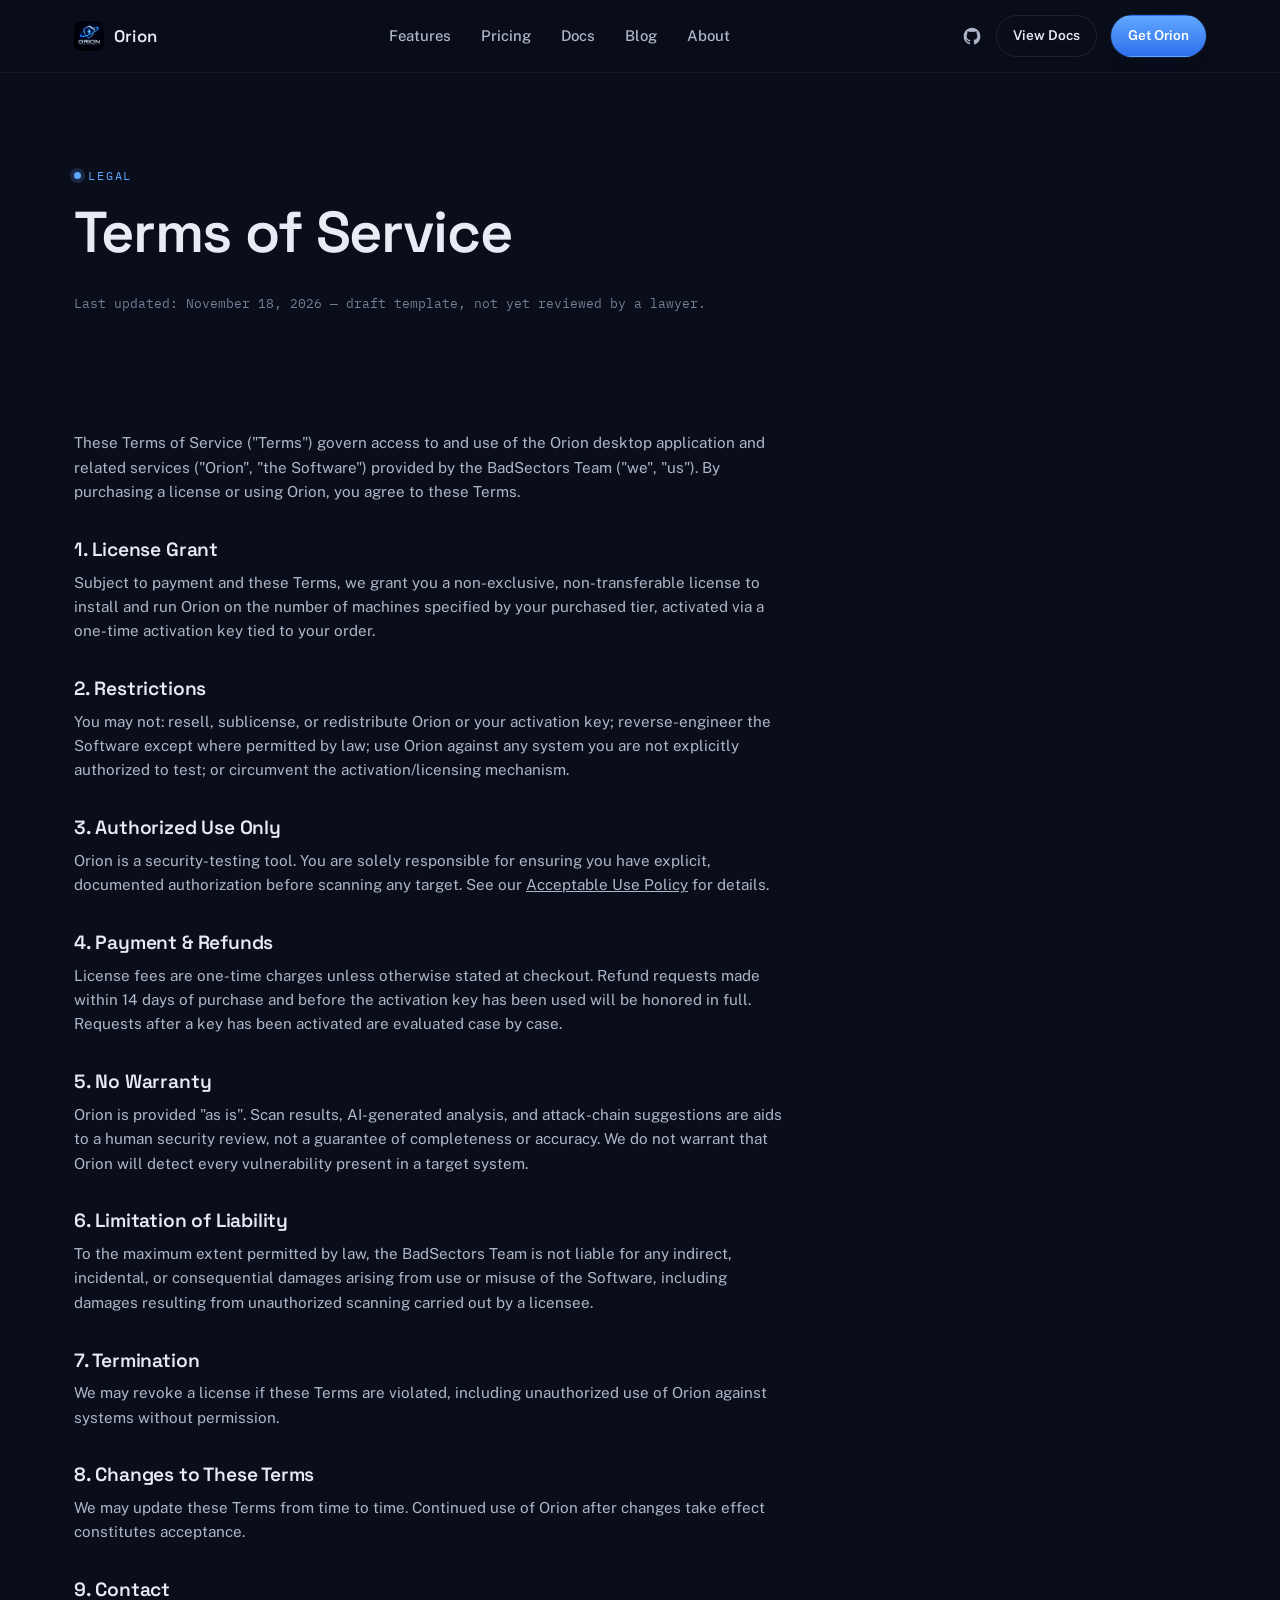
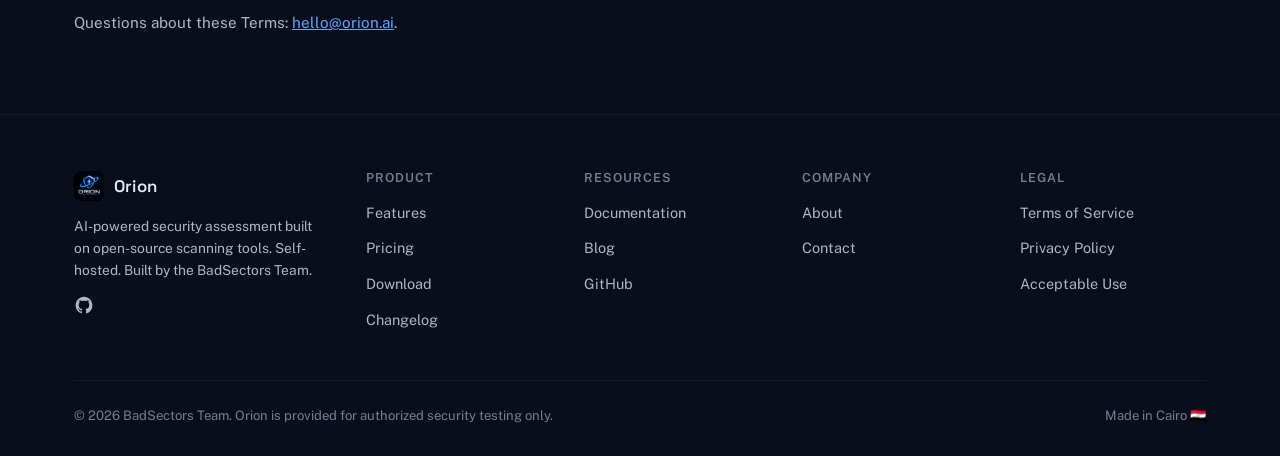
<file: legal/terms.html>
<!doctype html>
<html lang="en">
<head>
<meta charset="utf-8">
<meta name="viewport" content="width=device-width, initial-scale=1">
<title>Terms of Service — Orion</title>
<meta name="description" content="Orion unifies open-source penetration-testing tools under one orchestrator, analyzes results with AI, and runs self-hosted on your own infrastructure.">
<link rel="canonical" href="https://web.orion.ai/legal/terms.html">
<meta property="og:title" content="Orion — AI-Powered Security Assessment">
<meta property="og:description" content="Unified open-source scanning. AI-ranked results. Self-hosted by default.">
<meta property="og:type" content="website">
<meta property="og:image" content="https://web.orion.ai/assets/img/logo-512.png">
<meta name="twitter:card" content="summary_large_image">
<link rel="icon" type="image/png" sizes="32x32" href="../assets/img/favicon-32.png">
<link rel="icon" type="image/png" sizes="16x16" href="../assets/img/favicon-16.png">
<link rel="apple-touch-icon" href="../assets/img/apple-touch-icon.png">
<link rel="preconnect" href="https://fonts.googleapis.com">
<link rel="preconnect" href="https://fonts.gstatic.com" crossorigin>
<link href="https://fonts.googleapis.com/css2?family=Space+Grotesk:wght@500;600;700&family=Public+Sans:wght@400;500;600;700&family=IBM+Plex+Mono:wght@400;500&display=swap" rel="stylesheet">
<link rel="stylesheet" href="../assets/css/styles.css">

</head>
<body class="">

<nav class="nav">
  <div class="container">
    <a class="brand" href="../">
      <img src="../assets/img/orion-logo.png" alt="Orion">
      <span>Orion</span>
    </a>
    <ul class="nav-links">
      <li><a href="../features.html">Features</a></li>
      <li><a href="../pricing.html">Pricing</a></li>
      <li><a href="../docs.html">Docs</a></li>
      <li><a href="../blog/">Blog</a></li>
      <li><a href="../about.html">About</a></li>
    </ul>
    <div class="nav-cta">
      <a class="nav-gh" href="https://github.com/badsectors4u-arch/orion.ai" aria-label="Orion on GitHub" target="_blank" rel="noopener"><svg viewBox="0 0 24 24" fill="currentColor"><path d="M12 2C6.48 2 2 6.58 2 12.25c0 4.53 2.87 8.37 6.84 9.73.5.1.68-.22.68-.49 0-.24-.01-1.04-.01-1.88-2.78.62-3.37-1.21-3.37-1.21-.46-1.19-1.11-1.51-1.11-1.51-.9-.63.07-.62.07-.62 1 .07 1.53 1.05 1.53 1.05.89 1.57 2.34 1.12 2.91.86.09-.66.35-1.12.63-1.38-2.22-.26-4.56-1.14-4.56-5.07 0-1.12.39-2.04 1.03-2.76-.1-.26-.45-1.3.1-2.72 0 0 .84-.28 2.75 1.05a9.3 9.3 0 0 1 5 0c1.91-1.33 2.75-1.05 2.75-1.05.55 1.42.2 2.46.1 2.72.64.72 1.03 1.64 1.03 2.76 0 3.94-2.34 4.8-4.57 5.06.36.32.68.96.68 1.94 0 1.4-.01 2.53-.01 2.87 0 .27.18.6.69.49A10.26 10.26 0 0 0 22 12.25C22 6.58 17.52 2 12 2Z"/></svg></a>
      <a class="btn btn-ghost btn-sm" href="../docs.html">View Docs</a>
      <a class="btn btn-primary btn-sm" href="../download.html" data-coming-soon>Get Orion</a>
    </div>
    <button class="nav-toggle" aria-label="Toggle menu" aria-expanded="false"><svg viewBox="0 0 24 24" fill="none" stroke="currentColor" stroke-width="1.8" stroke-linecap="round"><path d="M4 7h16M4 12h16M4 17h16"/></svg></button>
  </div>
</nav>



<header class="page-head">
  <div class="container">
    <span class="eyebrow">Legal</span>
    <h1>Terms of Service</h1>
    <p class="updated">Last updated: November 18, 2026 — draft template, not yet reviewed by a lawyer.</p>
  </div>
</header>

<section class="section-tight">
  <div class="container">
    <div class="legal-body">
      <p>These Terms of Service ("Terms") govern access to and use of the Orion desktop application and related services ("Orion", "the Software") provided by the BadSectors Team ("we", "us"). By purchasing a license or using Orion, you agree to these Terms.</p>

      <h2>1. License Grant</h2>
      <p>Subject to payment and these Terms, we grant you a non-exclusive, non-transferable license to install and run Orion on the number of machines specified by your purchased tier, activated via a one-time activation key tied to your order.</p>

      <h2>2. Restrictions</h2>
      <p>You may not: resell, sublicense, or redistribute Orion or your activation key; reverse-engineer the Software except where permitted by law; use Orion against any system you are not explicitly authorized to test; or circumvent the activation/licensing mechanism.</p>

      <h2>3. Authorized Use Only</h2>
      <p>Orion is a security-testing tool. You are solely responsible for ensuring you have explicit, documented authorization before scanning any target. See our <a href="../legal/acceptable-use.html">Acceptable Use Policy</a> for details.</p>

      <h2>4. Payment &amp; Refunds</h2>
      <p>License fees are one-time charges unless otherwise stated at checkout. Refund requests made within 14 days of purchase and before the activation key has been used will be honored in full. Requests after a key has been activated are evaluated case by case.</p>

      <h2>5. No Warranty</h2>
      <p>Orion is provided "as is". Scan results, AI-generated analysis, and attack-chain suggestions are aids to a human security review, not a guarantee of completeness or accuracy. We do not warrant that Orion will detect every vulnerability present in a target system.</p>

      <h2>6. Limitation of Liability</h2>
      <p>To the maximum extent permitted by law, the BadSectors Team is not liable for any indirect, incidental, or consequential damages arising from use or misuse of the Software, including damages resulting from unauthorized scanning carried out by a licensee.</p>

      <h2>7. Termination</h2>
      <p>We may revoke a license if these Terms are violated, including unauthorized use of Orion against systems without permission.</p>

      <h2>8. Changes to These Terms</h2>
      <p>We may update these Terms from time to time. Continued use of Orion after changes take effect constitutes acceptance.</p>

      <h2>9. Contact</h2>
      <p>Questions about these Terms: <a href="mailto:hello@orion.ai" style="color:var(--accent-2);">hello@orion.ai</a>.</p>
    </div>
  </div>
</section>



<footer class="site-footer">
  <div class="container">
    <div class="footer-grid">
      <div class="footer-brand">
        <a class="brand" href="../" style="margin-bottom:14px;">
          <img src="../assets/img/orion-logo.png" alt="Orion">
          <span>Orion</span>
        </a>
        <p>AI-powered security assessment built on open-source scanning tools. Self-hosted. Built by the BadSectors Team.</p>
        <a class="nav-gh" href="https://github.com/badsectors4u-arch/orion.ai" target="_blank" rel="noopener" aria-label="Orion on GitHub"><svg viewBox="0 0 24 24" fill="currentColor"><path d="M12 2C6.48 2 2 6.58 2 12.25c0 4.53 2.87 8.37 6.84 9.73.5.1.68-.22.68-.49 0-.24-.01-1.04-.01-1.88-2.78.62-3.37-1.21-3.37-1.21-.46-1.19-1.11-1.51-1.11-1.51-.9-.63.07-.62.07-.62 1 .07 1.53 1.05 1.53 1.05.89 1.57 2.34 1.12 2.91.86.09-.66.35-1.12.63-1.38-2.22-.26-4.56-1.14-4.56-5.07 0-1.12.39-2.04 1.03-2.76-.1-.26-.45-1.3.1-2.72 0 0 .84-.28 2.75 1.05a9.3 9.3 0 0 1 5 0c1.91-1.33 2.75-1.05 2.75-1.05.55 1.42.2 2.46.1 2.72.64.72 1.03 1.64 1.03 2.76 0 3.94-2.34 4.8-4.57 5.06.36.32.68.96.68 1.94 0 1.4-.01 2.53-.01 2.87 0 .27.18.6.69.49A10.26 10.26 0 0 0 22 12.25C22 6.58 17.52 2 12 2Z"/></svg></a>
      </div>
      <div class="footer-col">
        <h4>Product</h4>
        <ul>
          <li><a href="../features.html">Features</a></li>
          <li><a href="../pricing.html">Pricing</a></li>
          <li><a href="../download.html">Download</a></li>
          <li><a href="../changelog.html">Changelog</a></li>
        </ul>
      </div>
      <div class="footer-col">
        <h4>Resources</h4>
        <ul>
          <li><a href="../docs.html">Documentation</a></li>
          <li><a href="../blog/">Blog</a></li>
          <li><a href="https://github.com/badsectors4u-arch/orion.ai" target="_blank" rel="noopener">GitHub</a></li>
        </ul>
      </div>
      <div class="footer-col">
        <h4>Company</h4>
        <ul>
          <li><a href="../about.html">About</a></li>
          <li><a href="../contact.html">Contact</a></li>
        </ul>
      </div>
      <div class="footer-col">
        <h4>Legal</h4>
        <ul>
          <li><a href="../legal/terms.html">Terms of Service</a></li>
          <li><a href="../legal/privacy.html">Privacy Policy</a></li>
          <li><a href="../legal/acceptable-use.html">Acceptable Use</a></li>
        </ul>
      </div>
    </div>
    <div class="footer-bottom">
      <small>&copy; <span data-year></span> BadSectors Team. Orion is provided for authorized security testing only.</small>
      <small>Made in Cairo 🇪🇬</small>
    </div>
  </div>
</footer>

<div class="modal-overlay" id="coming-soon-modal" role="dialog" aria-modal="true" aria-labelledby="modal-title">
  <div class="modal">
    <button class="modal-close" data-modal-close aria-label="Close"><svg viewBox="0 0 24 24" fill="none" stroke="currentColor" stroke-width="1.8" stroke-linecap="round"><path d="M5 5l14 14M19 5 5 19"/></svg></button>
    <div class="modal-badge"><svg viewBox="0 0 24 24" fill="none" stroke="currentColor" stroke-width="1.7" stroke-linecap="round" stroke-linejoin="round"><circle cx="12" cy="12" r="9"/><path d="M12 7v5l3.2 2"/></svg></div>
    <h3 id="modal-title">Orion isn't public yet</h3>
    <p>The desktop app and licensing flow are still in development. Star the repo or watch releases to get notified the moment downloads open.</p>
    <div class="modal-actions">
      <a class="btn btn-primary btn-block" href="https://github.com/badsectors4u-arch/orion.ai" target="_blank" rel="noopener"><svg viewBox="0 0 24 24" fill="currentColor"><path d="M12 2.5 14.6 9l6.9.5-5.3 4.5 1.7 6.6L12 17.3 6.1 20.6l1.7-6.6L2.5 9.5 9.4 9 12 2.5Z"/></svg> Star on GitHub</a>
      <button class="btn btn-ghost btn-block" data-modal-close>Maybe later</button>
    </div>
  </div>
</div>

<script src="../assets/js/main.js"></script>

</body>
</html>
</file>
<file: assets/css/styles.css>
/* ==========================================================================
   Orion — orion.ai marketing site
   Design tokens follow the product's existing standalone identity:
   near-black ink background, chrome/blue accent, Space Grotesk + Public Sans.
   ========================================================================== */

:root{
  --ink:        #0A0E1A;
  --ink-raised: #111729;
  --ink-card:   #141B30;
  --border:     rgba(255,255,255,0.09);
  --border-soft:rgba(255,255,255,0.05);
  --text:       #E8EBF4;
  --text-dim:   #AEB6C9;
  --text-mute:  #747E95;
  --accent:     #2F6FED;
  --accent-2:   #5FA8FF;
  --accent-ink: #061024;
  --danger:     #E5484D;
  --ok:         #3DD68C;
  --paper:      #F2F4F8;
  --paper-ink:  #0E1424;
  --paper-mute: #5B6478;
  --radius-sm:  8px;
  --radius-md:  14px;
  --radius-lg:  22px;
  --mono: 'IBM Plex Mono', ui-monospace, SFMono-Regular, Menlo, Consolas, monospace;
  --head: 'Space Grotesk', 'Segoe UI', sans-serif;
  --body: 'Public Sans', 'Segoe UI', sans-serif;
  --max: 1180px;
  --shadow-glow: 0 0 0 1px rgba(95,168,255,.12), 0 18px 60px -20px rgba(47,111,237,.45);
}

@media (prefers-reduced-motion: reduce){
  *{ animation-duration: 0.001ms !important; animation-iteration-count: 1 !important; transition-duration: 0.001ms !important; scroll-behavior:auto !important; }
}

*,*::before,*::after{ box-sizing:border-box; }
html{ scroll-behavior:smooth; }
::selection{ background: var(--accent); color:#fff; }

body{
  margin:0;
  background:var(--ink);
  color:var(--text);
  font-family:var(--body);
  font-size:16px;
  line-height:1.6;
  -webkit-font-smoothing:antialiased;
  text-rendering:optimizeLegibility;
}

body.light-surface{ background:var(--paper); color:var(--paper-ink); }

h1,h2,h3,h4{
  font-family:var(--head);
  line-height:1.15;
  margin:0 0 .5em 0;
  letter-spacing:-0.01em;
  font-weight:600;
}
h1{ font-size:clamp(2.3rem, 4.6vw, 3.6rem); letter-spacing:-0.02em; }
h2{ font-size:clamp(1.7rem, 3vw, 2.3rem); }
h3{ font-size:1.25rem; }
p{ margin:0 0 1em 0; color:var(--text-dim); }
.light-surface p{ color:var(--paper-mute); }
a{ color:inherit; }
img{ max-width:100%; display:block; }
svg{ width:1em; height:1em; flex-shrink:0; }

.container{ max-width:var(--max); margin-inline:auto; padding-inline:24px; }
.section{ padding-block:clamp(56px,8vw,104px); }
.section-tight{ padding-block:clamp(36px,5vw,64px); }

.eyebrow{
  font-family:var(--mono);
  font-size:.78rem;
  letter-spacing:.14em;
  text-transform:uppercase;
  color:var(--accent-2);
  display:inline-flex; align-items:center; gap:.6em;
  margin-bottom:1.1em;
}
.eyebrow::before{ content:""; width:7px; height:7px; border-radius:50%; background:var(--accent-2); box-shadow:0 0 0 4px rgba(95,168,255,.18); }
.light-surface .eyebrow{ color:#1f4fc4; }
.light-surface .eyebrow::before{ background:#1f4fc4; box-shadow:0 0 0 4px rgba(31,79,196,.12); }

.lede{ font-size:1.15rem; max-width:62ch; color:var(--text-dim); }

/* ---------- buttons ---------- */
.btn{
  --pad-y: 12px; --pad-x: 22px;
  display:inline-flex; align-items:center; justify-content:center; gap:.55em;
  padding:var(--pad-y) var(--pad-x);
  border-radius:999px;
  font-family:var(--body); font-weight:600; font-size:.95rem;
  text-decoration:none; cursor:pointer; border:1px solid transparent;
  transition:transform .15s ease, box-shadow .15s ease, background .15s ease, border-color .15s ease;
  white-space:nowrap;
}
.btn:active{ transform:translateY(1px); }
.btn-primary{ background:linear-gradient(180deg,var(--accent-2),var(--accent)); color:#fff; box-shadow:var(--shadow-glow); }
.btn-primary:hover{ filter:brightness(1.08); }
.btn-ghost{ background:transparent; border-color:var(--border); color:var(--text); }
.btn-ghost:hover{ border-color:rgba(255,255,255,.28); background:rgba(255,255,255,.03); }
.light-surface .btn-ghost{ border-color:rgba(10,14,26,.16); color:var(--paper-ink); }
.light-surface .btn-ghost:hover{ background:rgba(10,14,26,.04); }
.btn-sm{ --pad-y:9px; --pad-x:16px; font-size:.85rem; }
.btn-block{ width:100%; }
.btn[disabled], .btn.is-disabled{ opacity:.55; cursor:not-allowed; }
.btn-icon{ width:1em; height:1em; flex:none; }

/* ---------- nav ---------- */
.nav{
  position:sticky; top:0; z-index:40;
  border-bottom:1px solid var(--border-soft);
}
/* blur lives on a pseudo-element, not on .nav itself: backdrop-filter on .nav
   would create a containing block for its position:fixed descendants (the
   mobile nav-links panel), breaking its full-viewport sizing. */
.nav::before{
  content:""; position:absolute; inset:0; z-index:-1;
  background:rgba(10,14,26,.72);
  backdrop-filter:blur(14px); -webkit-backdrop-filter:blur(14px);
}
.nav .container{ display:flex; align-items:center; justify-content:space-between; height:72px; }
.brand{ display:flex; align-items:center; gap:10px; text-decoration:none; color:var(--text); font-family:var(--head); font-weight:600; font-size:1.05rem; letter-spacing:.01em; }
.brand img{ width:30px; height:30px; border-radius:7px; }
.nav-links{ display:flex; align-items:center; gap:30px; list-style:none; margin:0; padding:0; }
.nav-links a{ text-decoration:none; color:var(--text-dim); font-size:.93rem; font-weight:500; transition:color .15s ease; }
.nav-links a:hover, .nav-links a.active{ color:var(--text); }
.nav-cta{ display:flex; align-items:center; gap:14px; }
.nav-toggle{ display:none; background:none; border:1px solid var(--border); border-radius:8px; width:40px; height:40px; color:var(--text); cursor:pointer; }
.nav-gh{ display:flex; align-items:center; color:var(--text-dim); }
.nav-gh:hover{ color:var(--text); }
.nav-gh svg{ width:20px; height:20px; }

@media (max-width:860px){
  .nav-links{
    position:fixed; inset:72px 0 0 0; background:var(--ink);
    flex-direction:column; align-items:flex-start; gap:2px; padding:18px 24px;
    transform:translateY(-8px); visibility:hidden; pointer-events:none;
    transition:transform .18s ease, visibility 0s linear .18s;
    border-top:1px solid var(--border-soft);
  }
  .nav-links.open{
    transform:translateY(0); visibility:visible; pointer-events:auto;
    transition:transform .18s ease, visibility 0s linear 0s;
  }
  .nav-links a{ padding:14px 0; width:100%; border-bottom:1px solid var(--border-soft); }
  .nav-toggle{ display:inline-flex; align-items:center; justify-content:center; }
  .nav-cta .btn-ghost{ display:none; }
}

/* ---------- hero ---------- */
.hero{ position:relative; overflow:hidden; padding-top:clamp(64px,9vw,108px); }
.hero::before{
  content:""; position:absolute; inset:-20% -10% auto -10%; height:620px;
  background:
    radial-gradient(60% 60% at 20% 20%, rgba(47,111,237,.22), transparent 60%),
    radial-gradient(45% 45% at 85% 10%, rgba(95,168,255,.14), transparent 60%);
  pointer-events:none; z-index:0;
}
.hero-grid{
  position:absolute; inset:0; z-index:0; opacity:.5;
  background-image:
    linear-gradient(rgba(255,255,255,.05) 1px, transparent 1px),
    linear-gradient(90deg, rgba(255,255,255,.05) 1px, transparent 1px);
  background-size:42px 42px;
  mask-image:linear-gradient(to bottom, black, transparent 78%);
}
.hero-inner{ position:relative; z-index:1; text-align:center; max-width:800px; margin-inline:auto; }
.hero-cta{ display:flex; gap:14px; justify-content:center; margin-top:34px; flex-wrap:wrap; }
.hero-note{ margin-top:16px; font-size:.82rem; color:var(--text-mute); }

/* ---------- fake terminal ---------- */
.term{
  margin-top:56px; text-align:left; background:var(--ink-raised);
  border:1px solid var(--border); border-radius:var(--radius-lg);
  box-shadow:0 30px 80px -30px rgba(0,0,0,.65);
  overflow:hidden; max-width:860px; margin-inline:auto;
}
.term-bar{ display:flex; align-items:center; gap:8px; padding:12px 16px; border-bottom:1px solid var(--border-soft); }
.term-dot{ width:11px; height:11px; border-radius:50%; background:#3a4258; }
.term-title{ margin-inline:auto; font-family:var(--mono); font-size:.76rem; color:var(--text-mute); }
.term-body{ padding:20px 22px 24px; font-family:var(--mono); font-size:.86rem; line-height:1.95; color:#C9D2E6; max-height:300px; overflow:hidden; }
.term-body .ok{ color:var(--ok); }
.term-body .dim{ color:var(--text-mute); }
.term-body .acc{ color:var(--accent-2); }
.term-caret{ display:inline-block; width:7px; height:1.1em; background:var(--accent-2); vertical-align:text-bottom; animation:blink 1.1s steps(1) infinite; }
@keyframes blink{ 50%{ opacity:0; } }

/* ---------- stack strip ---------- */
.stack-strip{ border-top:1px solid var(--border-soft); border-bottom:1px solid var(--border-soft); }
.stack-strip .container{ padding-block:26px; }
.stack-label{ font-family:var(--mono); font-size:.78rem; color:var(--text-mute); letter-spacing:.06em; margin-bottom:16px; text-align:center; }
.stack-row{ display:flex; flex-wrap:wrap; gap:10px; justify-content:center; }
.pill{ font-family:var(--mono); font-size:.8rem; color:var(--text-dim); border:1px solid var(--border); padding:7px 14px; border-radius:999px; background:rgba(255,255,255,.02); }

/* ---------- feature grid ---------- */
.grid{ display:grid; gap:20px; }
.grid-3{ grid-template-columns:repeat(3,1fr); }
.grid-2{ grid-template-columns:repeat(2,1fr); }
@media (max-width:900px){ .grid-3{ grid-template-columns:repeat(2,1fr); } }
@media (max-width:620px){ .grid-3, .grid-2{ grid-template-columns:1fr; } }

.card{
  background:var(--ink-card); border:1px solid var(--border); border-radius:var(--radius-md);
  padding:26px; transition:border-color .15s ease, transform .15s ease;
}
.card:hover{ border-color:rgba(95,168,255,.3); }
.light-surface .card{ background:#fff; border-color:rgba(10,14,26,.08); }
.card-icon{
  width:40px; height:40px; border-radius:10px; display:flex; align-items:center; justify-content:center;
  background:rgba(47,111,237,.14); color:var(--accent-2); margin-bottom:16px;
}
.card-icon svg{ width:20px; height:20px; }
.card h3{ margin-bottom:.4em; }
.card p{ font-size:.93rem; margin-bottom:0; }

/* ---------- section head ---------- */
.section-head{ max-width:640px; margin:0 auto 44px; text-align:center; }
.section-head.left{ margin:0 0 40px; text-align:left; }

/* ---------- how it works ---------- */
.steps{ counter-reset:step; display:grid; gap:0; }
.step{ display:grid; grid-template-columns:56px 1fr; gap:22px; padding-block:22px; border-top:1px solid var(--border-soft); }
.step:last-child{ border-bottom:1px solid var(--border-soft); }
.step-num{
  counter-increment:step; font-family:var(--mono); color:var(--accent-2); font-size:.95rem;
  display:flex; align-items:flex-start; padding-top:3px;
}
.step-num::before{ content:"0" counter(step); }
.step h3{ margin-bottom:.3em; font-size:1.05rem; }
.step p{ margin-bottom:0; font-size:.93rem; }

/* ---------- light callout section ---------- */
.callout{ background:var(--paper); color:var(--paper-ink); }
.callout .eyebrow{ color:#1f4fc4; }
.callout .eyebrow::before{ background:#1f4fc4; box-shadow:0 0 0 4px rgba(31,79,196,.12); }
.callout p{ color:var(--paper-mute); }
.callout .card{ background:#fff; border-color:rgba(10,14,26,.08); }
.callout .card-icon{ background:rgba(31,79,196,.1); color:#1f4fc4; }

/* ---------- pricing ---------- */
.price-grid{ display:grid; grid-template-columns:repeat(3,1fr); gap:20px; align-items:stretch; }
@media (max-width:900px){ .price-grid{ grid-template-columns:1fr; } }
.price-card{
  background:var(--ink-card); border:1px solid var(--border); border-radius:var(--radius-lg);
  padding:30px; display:flex; flex-direction:column;
}
.price-card.is-featured{ border-color:rgba(95,168,255,.45); box-shadow:var(--shadow-glow); position:relative; }
.price-card.is-featured::after{
  content:"MOST POPULAR"; position:absolute; top:-12px; right:24px; font-family:var(--mono); font-size:.68rem;
  letter-spacing:.08em; background:var(--accent); color:#fff; padding:5px 10px; border-radius:999px;
}
.price-tier{ font-family:var(--mono); font-size:.8rem; letter-spacing:.08em; color:var(--text-mute); text-transform:uppercase; margin-bottom:10px; }
.price-amount{ font-family:var(--head); font-size:2.3rem; font-weight:600; margin-bottom:2px; }
.price-amount small{ font-family:var(--body); font-size:.95rem; font-weight:400; color:var(--text-mute); }
.price-desc{ font-size:.88rem; margin-bottom:22px; }
.price-list{ list-style:none; margin:0 0 26px; padding:0; display:flex; flex-direction:column; gap:11px; flex:1; }
.price-list li{ display:flex; gap:10px; font-size:.9rem; color:var(--text-dim); align-items:flex-start; }
.price-list svg{ width:16px; height:16px; flex:none; margin-top:3px; color:var(--ok); }

/* ---------- FAQ ---------- */
.faq-item{ border-top:1px solid var(--border-soft); }
.faq-item:last-child{ border-bottom:1px solid var(--border-soft); }
.faq-q{
  width:100%; text-align:left; background:none; border:none; color:var(--text); cursor:pointer;
  font-family:var(--head); font-size:1rem; font-weight:500;
  display:flex; justify-content:space-between; align-items:center; gap:16px; padding:20px 0;
}
.faq-q svg{ width:18px; height:18px; flex:none; color:var(--text-mute); transition:transform .18s ease; }
.faq-item.open .faq-q svg{ transform:rotate(45deg); }
.faq-a{ max-height:0; overflow:hidden; transition:max-height .22s ease; }
.faq-item.open .faq-a{ max-height:240px; }
.faq-a-inner{ padding-bottom:20px; font-size:.93rem; color:var(--text-dim); max-width:68ch; }

/* ---------- CTA band ---------- */
.cta-band{
  background:linear-gradient(135deg, var(--ink-raised), var(--ink));
  border:1px solid var(--border); border-radius:var(--radius-lg);
  padding:clamp(36px,6vw,64px); text-align:center;
}
.cta-band h2{ margin-bottom:.3em; }

/* ---------- footer ---------- */
.site-footer{ border-top:1px solid var(--border-soft); padding-block:56px 30px; }
.footer-grid{ display:grid; grid-template-columns:1.4fr repeat(4,1fr); gap:32px; }
@media (max-width:860px){ .footer-grid{ grid-template-columns:repeat(2,1fr); } }
@media (max-width:520px){ .footer-grid{ grid-template-columns:1fr; } }
.footer-brand p{ font-size:.86rem; max-width:30ch; }
.footer-col h4{ font-family:var(--body); font-size:.78rem; letter-spacing:.08em; text-transform:uppercase; color:var(--text-mute); margin-bottom:14px; font-weight:600; }
.footer-col ul{ list-style:none; margin:0; padding:0; display:flex; flex-direction:column; gap:10px; }
.footer-col a{ text-decoration:none; color:var(--text-dim); font-size:.9rem; }
.footer-col a:hover{ color:var(--text); }
.footer-bottom{ margin-top:48px; padding-top:24px; border-top:1px solid var(--border-soft); display:flex; justify-content:space-between; align-items:center; flex-wrap:wrap; gap:12px; }
.footer-bottom small{ color:var(--text-mute); font-size:.82rem; }

/* ---------- page header (inner pages) ---------- */
.page-head{ padding-top:clamp(56px,8vw,88px); padding-bottom:40px; }
.page-head h1{ max-width:16ch; }

/* ---------- docs ---------- */
.docs-layout{ display:grid; grid-template-columns:220px 1fr; gap:48px; align-items:start; }
@media (max-width:860px){ .docs-layout{ grid-template-columns:1fr; } }
.docs-toc{ position:sticky; top:96px; display:flex; flex-direction:column; gap:4px; }
.docs-toc a{ text-decoration:none; color:var(--text-mute); font-size:.87rem; padding:7px 0; border-left:2px solid transparent; padding-left:14px; }
.docs-toc a:hover{ color:var(--text-dim); }
.docs-toc a.active{ color:var(--accent-2); border-left-color:var(--accent-2); }
.docs-body h2{ margin-top:2.2em; scroll-margin-top:96px; }
.docs-body h2:first-child{ margin-top:0; }
.docs-body h3{ scroll-margin-top:96px; margin-top:1.6em; }
.docs-body ul, .docs-body ol{ color:var(--text-dim); padding-left:1.3em; }
.docs-body li{ margin-bottom:.5em; }
pre{
  background:var(--ink-raised); border:1px solid var(--border); border-radius:10px;
  padding:16px 18px; overflow-x:auto; font-family:var(--mono); font-size:.85rem; color:#C9D2E6;
}
code{ font-family:var(--mono); font-size:.88em; background:rgba(255,255,255,.06); padding:.15em .4em; border-radius:5px; }
pre code{ background:none; padding:0; }
.note{ border-left:3px solid var(--accent-2); background:rgba(47,111,237,.08); padding:14px 18px; border-radius:0 8px 8px 0; font-size:.9rem; color:var(--text-dim); }
.note.warn{ border-left-color:#E5A13D; background:rgba(229,161,61,.08); }

/* ---------- blog ---------- */
.blog-grid{ display:grid; grid-template-columns:repeat(2,1fr); gap:22px; }
@media (max-width:700px){ .blog-grid{ grid-template-columns:1fr; } }
.blog-card{ display:block; text-decoration:none; color:inherit; }
.blog-meta{ font-family:var(--mono); font-size:.76rem; color:var(--text-mute); margin-bottom:10px; display:flex; gap:10px; align-items:center; }
.tag{ background:rgba(47,111,237,.15); color:var(--accent-2); padding:3px 9px; border-radius:999px; font-size:.72rem; letter-spacing:.04em; }
.prose{ max-width:70ch; }
.prose h2{ margin-top:1.8em; }
.prose p{ color:var(--text-dim); }

/* ---------- legal ---------- */
.legal-body h2{ margin-top:1.8em; font-size:1.2rem; }
.legal-body p, .legal-body li{ color:var(--text-dim); font-size:.95rem; }
.legal-body{ max-width:72ch; }
.updated{ font-family:var(--mono); font-size:.8rem; color:var(--text-mute); }

/* ---------- 404 ---------- */
.notfound{ min-height:70vh; display:flex; flex-direction:column; align-items:center; justify-content:center; text-align:center; gap:16px; }
.notfound .code{ font-family:var(--mono); color:var(--accent-2); letter-spacing:.1em; }

/* ---------- modal (coming soon) ---------- */
.modal-overlay{
  position:fixed; inset:0; background:rgba(5,7,14,.72); backdrop-filter:blur(3px);
  display:flex; align-items:center; justify-content:center; padding:20px; z-index:100;
  opacity:0; pointer-events:none; transition:opacity .18s ease;
}
.modal-overlay.open{ opacity:1; pointer-events:auto; }
.modal{
  background:var(--ink-card); border:1px solid var(--border); border-radius:var(--radius-lg);
  max-width:420px; width:100%; padding:32px 30px; text-align:center;
  transform:translateY(10px) scale(.98); transition:transform .18s ease;
  box-shadow:0 40px 100px -30px rgba(0,0,0,.7);
}
.modal-overlay.open .modal{ transform:translateY(0) scale(1); }
.modal-badge{
  width:52px; height:52px; border-radius:50%; margin:0 auto 18px; display:flex; align-items:center; justify-content:center;
  background:rgba(47,111,237,.14); color:var(--accent-2);
}
.modal-badge svg{ width:24px; height:24px; }
.modal h3{ margin-bottom:.35em; }
.modal p{ font-size:.92rem; margin-bottom:22px; }
.modal-actions{ display:flex; gap:10px; flex-direction:column; }
.modal-close{ position:absolute; top:14px; right:14px; background:none; border:none; color:var(--text-mute); cursor:pointer; width:32px; height:32px; }
.modal{ position:relative; }

/* ---------- download page ---------- */
.os-tabs{ display:flex; gap:8px; margin-bottom:22px; flex-wrap:wrap; }
.os-tab{
  font-family:var(--mono); font-size:.82rem; padding:9px 16px; border-radius:999px;
  border:1px solid var(--border); background:transparent; color:var(--text-dim); cursor:pointer;
}
.os-tab.active{ background:var(--accent); border-color:var(--accent); color:#fff; }
.download-card{
  background:var(--ink-card); border:1px solid var(--border); border-radius:var(--radius-lg);
  padding:34px; display:flex; align-items:center; justify-content:space-between; gap:20px; flex-wrap:wrap;
}
.soon-badge{
  font-family:var(--mono); font-size:.72rem; letter-spacing:.08em; background:rgba(229,161,61,.15); color:#E5A13D;
  padding:5px 11px; border-radius:999px; display:inline-flex; align-items:center; gap:6px;
}
.soon-badge::before{ content:""; width:6px; height:6px; border-radius:50%; background:#E5A13D; }

/* ---------- utility ---------- */
.text-center{ text-align:center; }
.mt-0{ margin-top:0; }
.flex{ display:flex; }
.gap-10{ gap:10px; }
.small{ font-size:.85rem; }
.visually-hidden{ position:absolute; width:1px; height:1px; overflow:hidden; clip:rect(0 0 0 0); }
:focus-visible{ outline:2px solid var(--accent-2); outline-offset:2px; }
</file>
